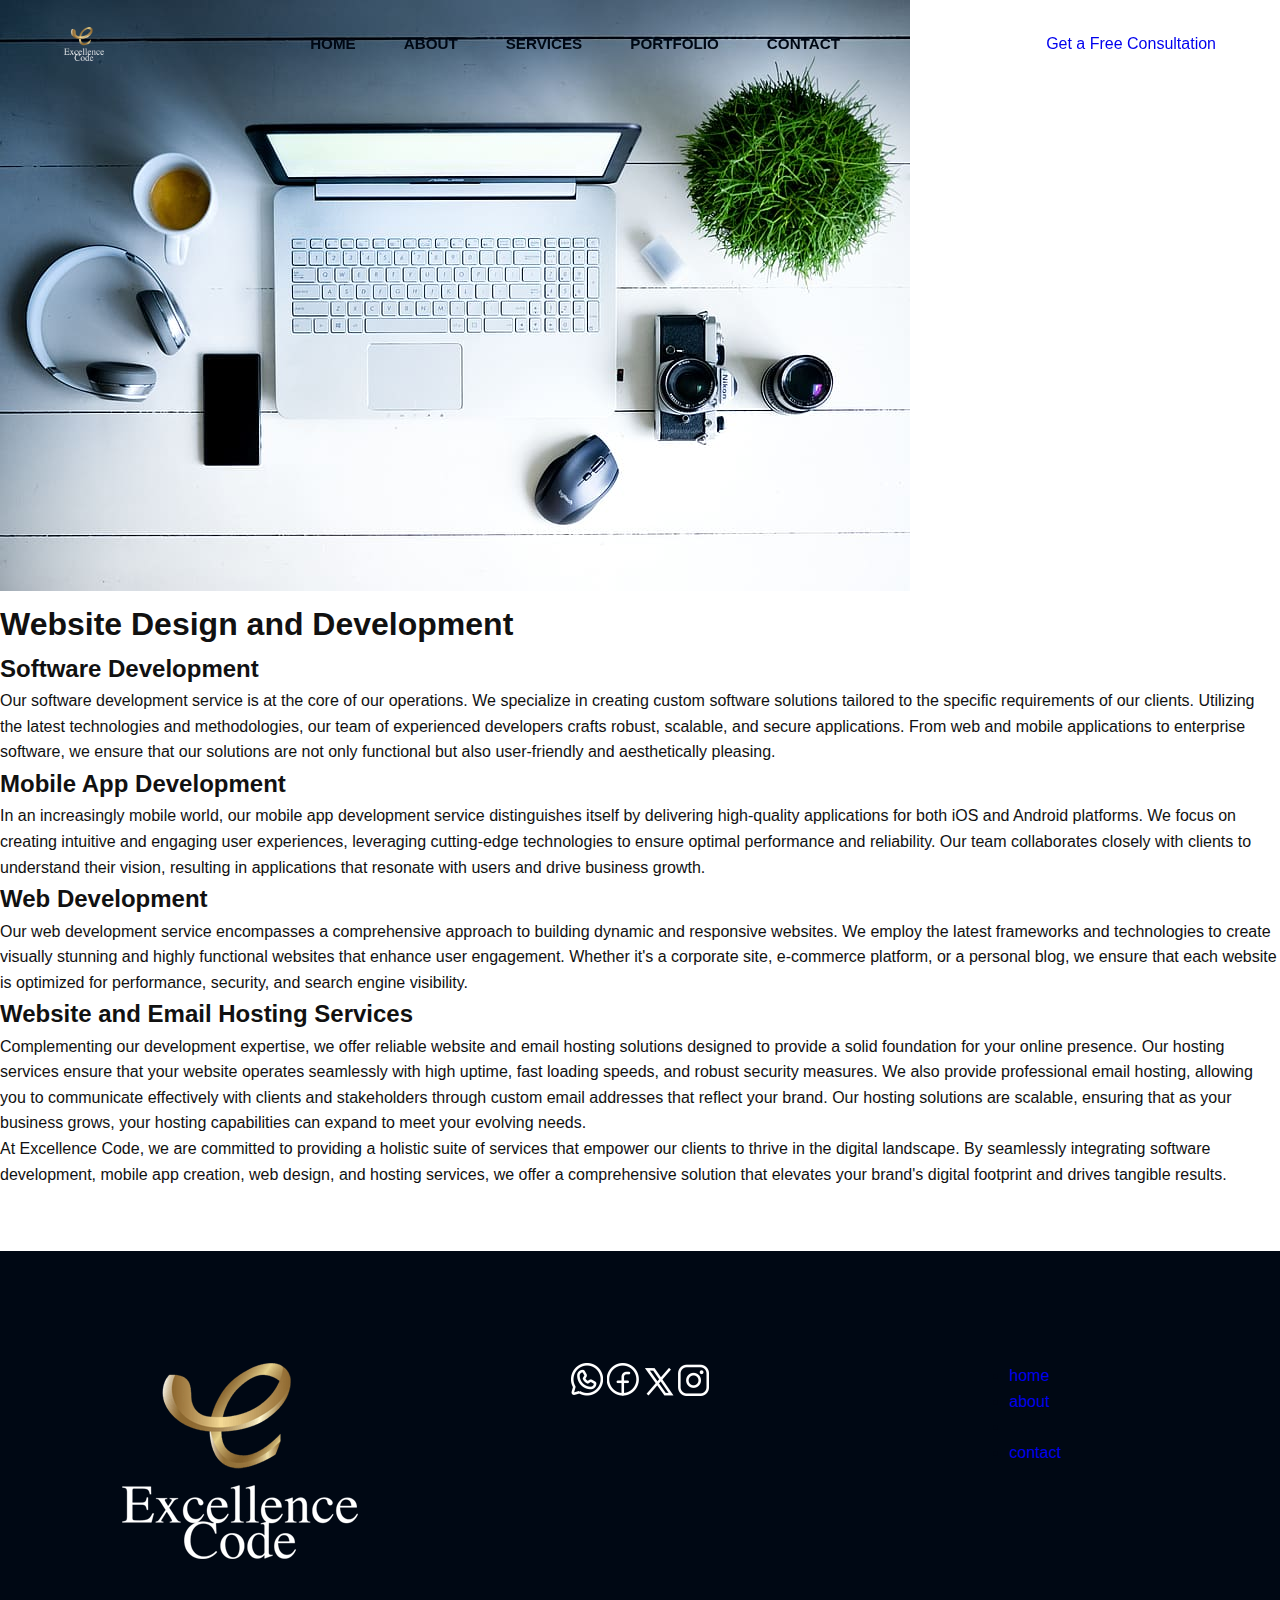
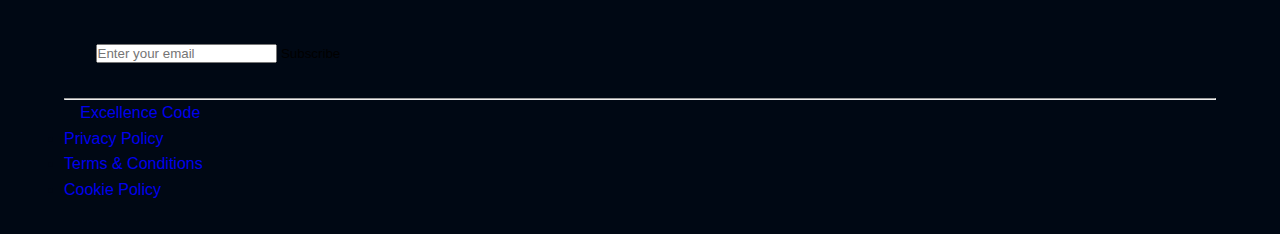
<file: website-design-and-development.html>
<!DOCTYPE html>
<html lang="en">
  <head>
    <meta charset="UTF-8" />
    <meta name="viewport" content="width=device-width, initial-scale=1" />
    <title>Excellence Code</title>
    <link rel="stylesheet" href="./style/main.css" />
  </head>
  <body>
    <!-- Navbar -->
    <nav class="navbar">
      <div class="navbar-container">
        <a href="/" class="logo-link">
          <img src="./assets/logo.png" alt="Company Logo" />
        </a>

        <ul class="nav-links">
          <li><a href="#hero">Home</a></li>
          <li><a href="#about">About</a></li>
          <li class="dropdown">
            <span
              class="dropbtn"
              aria-expanded="false"
              aria-controls="servicesSubmenu"
              id="servicesBtn"
              >Services</span
            >
            <ul class="dropdown-content">
              <li>
                <a href="website-design-and-development.html"
                  >Website Design and Development</a
                >
              </li>
              <li><a href="#creative-design">Creative Design Services</a></li>
              <li>
                <a href="#digital-marketing"
                  >Digital Marketing and Social Media Management</a
                >
              </li>
              <li>
                <a href="#events-organising"
                  >Events and Conferences Organising</a
                >
              </li>
              <li>
                <a href="#analytics">Analytics and Performance Optimization</a>
              </li>
              <li><a href="#email-hosting">Email & Hosting Services</a></li>
            </ul>
          </li>
          <li><a href="#portfolio">Portfolio</a></li>
          <li><a href="#contact">Contact</a></li>
        </ul>

        <div class="nav-controls">
          <a href="#" class="consult-btn">Get a Free Consultation</a>
          <button class="menu-toggle" id="menuToggle" aria-label="Toggle menu">
            <img src="./assets/bars.png" alt="meanu icon" class="icon-menu" />
          </button>
        </div>
      </div>
    </nav>
    <main role="main" >
      <!-- Banner Section -->
      <div class="design-container">
        <img src="./assets/banner/banner1.jpg" alt="banner image" class="img-banner" />
        <div class="website-design-banner">
          <h1>Website Design and Development</h1>
        </div>
      </div>

      <section>
        <h2>Software Development</h2>
        <p>
          Our software development service is at the core of our operations. We
          specialize in creating custom software solutions tailored to the
          specific requirements of our clients. Utilizing the latest
          technologies and methodologies, our team of experienced developers
          crafts robust, scalable, and secure applications. From web and mobile
          applications to enterprise software, we ensure that our solutions are
          not only functional but also user-friendly and aesthetically pleasing.
        </p>
      </section>

      <section>
        <h2>Mobile App Development</h2>
        <p>
          In an increasingly mobile world, our mobile app development service
          distinguishes itself by delivering high-quality applications for both
          iOS and Android platforms. We focus on creating intuitive and engaging
          user experiences, leveraging cutting-edge technologies to ensure
          optimal performance and reliability. Our team collaborates closely
          with clients to understand their vision, resulting in applications
          that resonate with users and drive business growth.
        </p>
      </section>

      <section>
        <h2>Web Development</h2>
        <p>
          Our web development service encompasses a comprehensive approach to
          building dynamic and responsive websites. We employ the latest
          frameworks and technologies to create visually stunning and highly
          functional websites that enhance user engagement. Whether it's a
          corporate site, e-commerce platform, or a personal blog, we ensure
          that each website is optimized for performance, security, and search
          engine visibility.
        </p>
      </section>

      <section>
        <h2>Website and Email Hosting Services</h2>
        <p>
          Complementing our development expertise, we offer reliable website and
          email hosting solutions designed to provide a solid foundation for
          your online presence. Our hosting services ensure that your website
          operates seamlessly with high uptime, fast loading speeds, and robust
          security measures. We also provide professional email hosting,
          allowing you to communicate effectively with clients and stakeholders
          through custom email addresses that reflect your brand. Our hosting
          solutions are scalable, ensuring that as your business grows, your
          hosting capabilities can expand to meet your evolving needs.
        </p>
      </section>

      <section>
        <p>
          At Excellence Code, we are committed to providing a holistic suite of
          services that empower our clients to thrive in the digital landscape.
          By seamlessly integrating software development, mobile app creation,
          web design, and hosting services, we offer a comprehensive solution
          that elevates your brand's digital footprint and drives tangible
          results.
        </p>
      </section>
    </main>
    <!-- footer section -->
    <footer class="footer">
      <div class="footer-container">
        <div class="footer-top">
          <!-- Logo -->
          <a href="/" class="footer-logo">
            <img src="./assets/logo.png" alt="Company Logo" />
          </a>

          <!-- Social Icons -->
          <div
            class="social-icons"
            role="navigation"
            aria-label="Social media links"
          >
            <a
              href="https://wa.me/your-number"
              class="icon whatsapp"
              aria-label="WhatsApp"
              target="_blank"
              rel="noopener noreferrer"
            >
              <img src="./assets/socialIcon/whatsapp.png" alt="WhatsApp icon" />
            </a>
            <a
              href="https://facebook.com/yourprofile"
              class="icon facebook"
              aria-label="Facebook"
              target="_blank"
              rel="noopener noreferrer"
            >
              <img src="./assets/socialIcon/facebook.png" alt="Facebook icon" />
            </a>
            <a
              href="https://twitter.com/yourprofile"
              class="icon twitter"
              aria-label="Twitter"
              target="_blank"
              rel="noopener noreferrer"
            >
              <img src="./assets/socialIcon/x.png" alt="Twitter icon" />
            </a>
            <a
              href="https://instagram.com/yourprofile"
              class="icon instagram"
              aria-label="Instagram"
              target="_blank"
              rel="noopener noreferrer"
            >
              <img
                src="./assets/socialIcon/instagram.png"
                alt="Instagram icon"
              />
            </a>
          </div>

          <!-- Nav Links -->
          <ul class="footer-links">
            <li><a href="#hero">home</a></li>
            <li><a href="#about">about</a></li>
            <li class="dropdown">
              <span
                class="dropbtn"
                aria-expanded="false"
                aria-controls="servicesSubmenu"
                id="servicesBtn"
                >Services</span
              >
              <!-- <ul class="dropdown-content">
              <li>
                <a href="#website-design">Website Design and Development</a>
              </li>
              <li><a href="#creative-design">Creative Design Services</a></li>
              <li>
                <a href="#digital-marketing"
                  >Digital Marketing and Social Media Management</a
                >
              </li>
              <li>
                <a href="#events-organising"
                  >Events and Conferences Organising</a
                >
              </li>
              <li>
                <a href="#analytics">Analytics and Performance Optimization</a>
              </li>
              <li><a href="#email-hosting">Email & Hosting Services</a></li>
            </ul> -->
            </li>
            <li><a href="#contact">contact</a></li>
          </ul>

          <!-- Newsletter Signup -->
          <div class="newsletter">
            <h4>Stay Updated with Our Latest Insights</h4>
            <form action="#" method="post" class="newsletter-form">
              <input
                type="email"
                name="email"
                placeholder="Enter your email"
                required
              />
              <button type="submit">Subscribe</button>
            </form>
          </div>
        </div>

        <hr class="footer-divider" />

        <div class="footer-bottom">
          <div class="footer-hidden"></div>
          <!-- Copyright -->
          <p class="footer-copy">
            © <span id="currentYear"></span>
            <a href="#home">Excellence Code</a>. All Rights Reserved.
          </p>
          <!-- Legal Links -->

          <div class="footer-legal">
            <ul class="legal-links">
              <li><a href="/privacy-policy.html">Privacy Policy</a></li>
              <li>
                <a href="/terms-and-conditions.html">Terms & Conditions</a>
              </li>
              <li><a href="/cookie-policy.html">Cookie Policy</a></li>
            </ul>
          </div>
        </div>
      </div>
    </footer>
  </body>
</html>
</file>
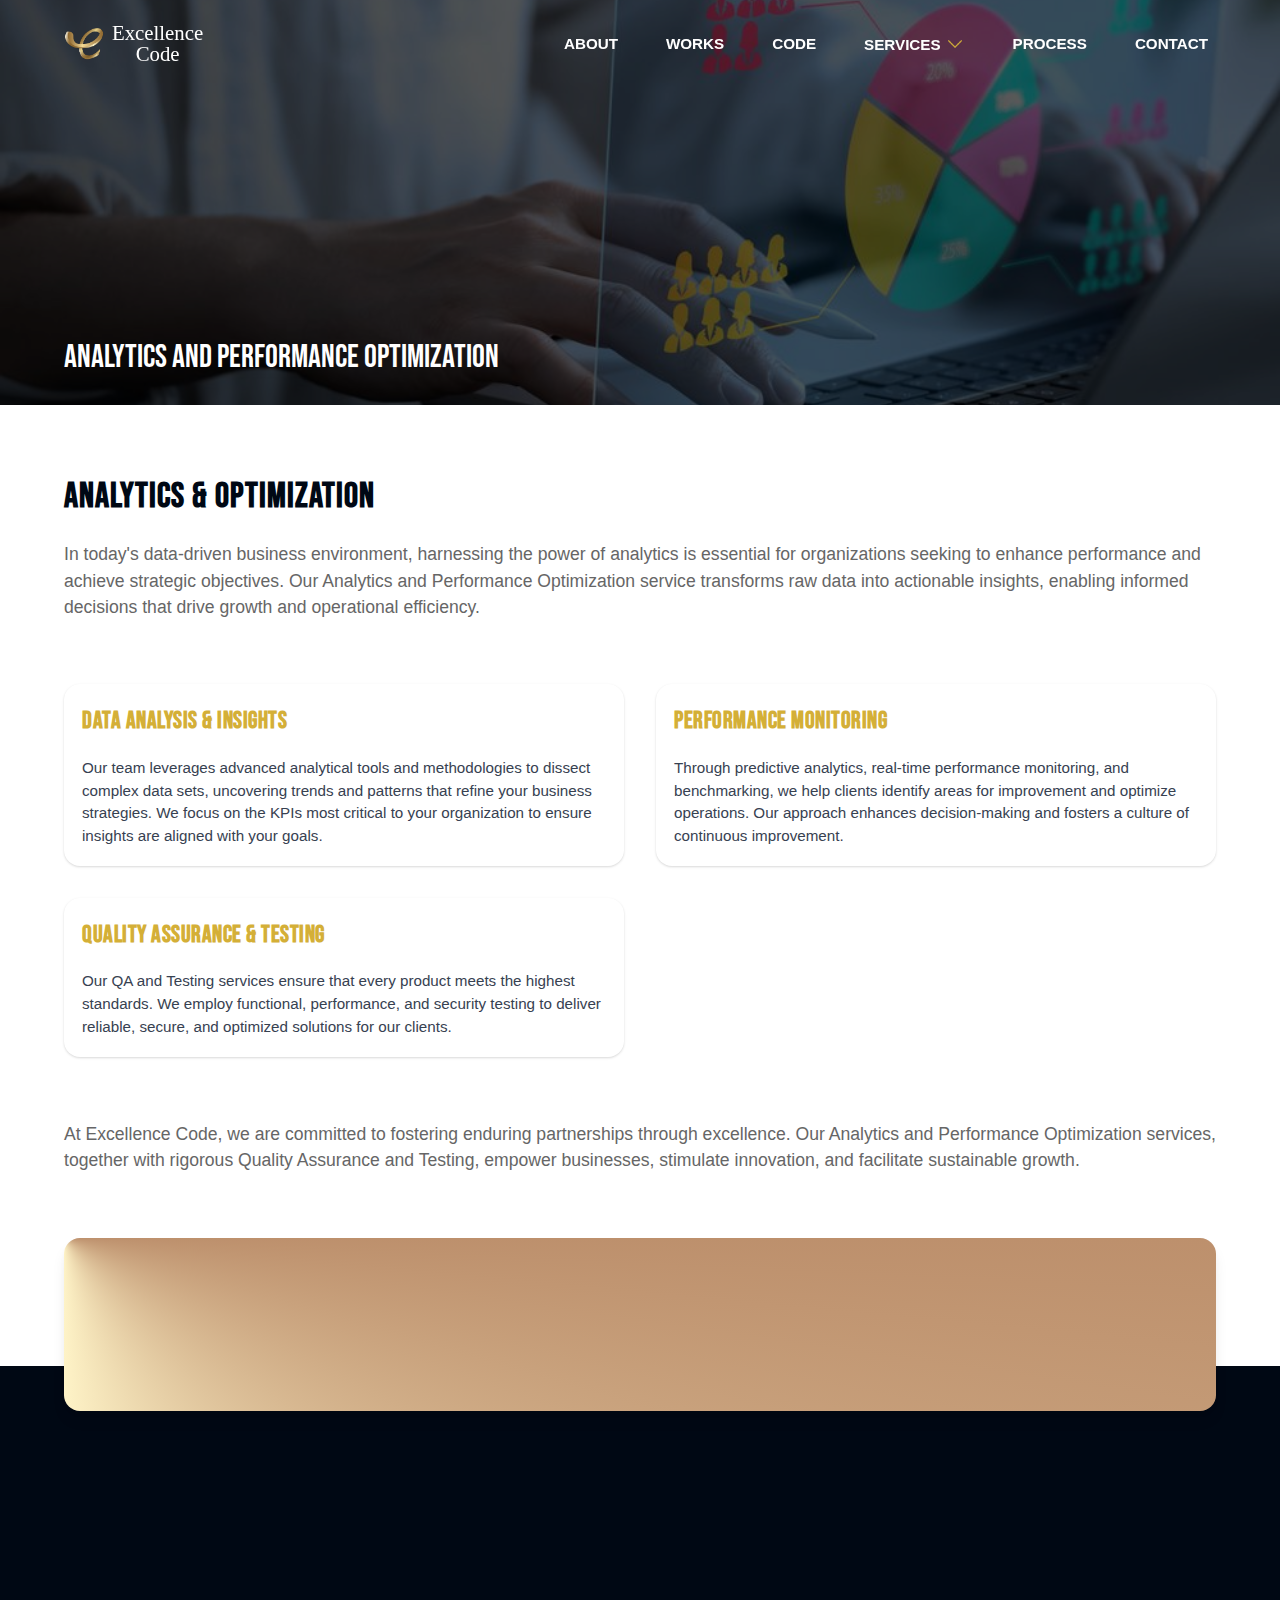
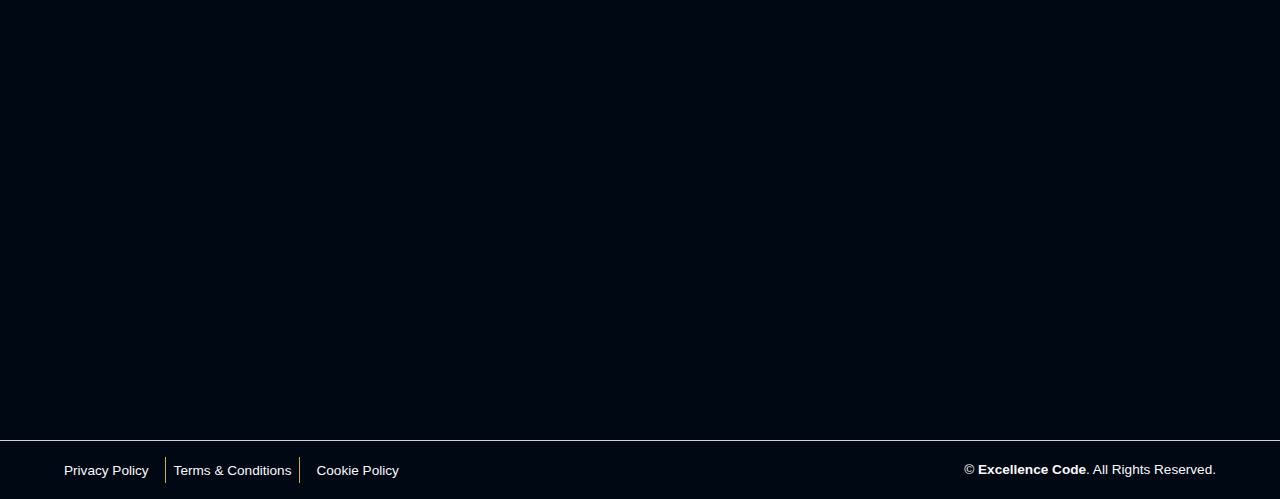
<file: services/analytics.html>
<!DOCTYPE html>
<html lang="en">
  <head>
    <meta charset="UTF-8" />
    <meta name="viewport" content="width=device-width, initial-scale=1" />
    <title>Analytics and Performance| Excellence Code</title>
    <link rel="stylesheet" href="../style/main.css" />

    <!-- favicon  -->
    <link rel="icon" href="../assets/favicon.ico" type="image/x-icon" />

    <!-- aos animate  -->
    <link href="https://unpkg.com/aos@2.3.1/dist/aos.css" rel="stylesheet" />
  </head>
  <body>
    <!-- scroll top button  -->
    <button id="scrollTopBtn" class="scroll-top-btn" aria-label="Scroll to top">
      <img src="../assets/arrow.png" alt="scroll button" class="scroll-btn" />
    </button>

    <!-- Navbar -->
    <nav class="navbar1">
      <div class="navbar-container">
        <a href="/" class="logo-link">
          <img src="../assets/logo-black.png" alt="Company Logo" />
          <span class="logo_text"
            >Excellence <br />
            Code</span
          >
        </a>

        <div class="nav-controls">
          <ul class="nav-links" id="navLinks">
            <li><a href="#about">About</a></li>
            <li><a href="#work">Works</a></li>
            <li><a href="#code">Code</a></li>

            <li class="dropdown">
              <button
                class="dropbtn"
                aria-expanded="false"
                aria-controls="servicesSubmenu"
                id="servicesBtn"
              >
                Services
                <img
                  src="../assets/down-arrow.png"
                  alt="dropdown Icon"
                  class="dropdown-arrow"
                />
              </button>
              <ul class="dropdown-content" id="servicesSubmenu">
                <li>
                  <a href="../services/website-design-and-development.html"
                    >Website Design & Development</a
                  >
                </li>
                <li>
                  <a href="../services/creative-design-service.html"
                    >Creative Design Services</a
                  >
                </li>
                <li>
                  <a href="../services/digital-marketing.html"
                    >Digital Marketing & Social Media</a
                  >
                </li>
                <li>
                  <a href="../services/events-organising.html"
                    >Events & Conferences</a
                  >
                </li>
                <li>
                  <a href="../services/analytics.html"
                    >Analytics & Optimization</a
                  >
                </li>
                <li>
                  <a href="../services/email-hosting.html"
                    >Email & Hosting Services</a
                  >
                </li>
              </ul>
            </li>

            <li><a href="../process.html">Process</a></li>
            <li>
              <a href="#contact"> Contact </a>
            </li>
          </ul>

          <!-- Mobile menu button -->
          <button class="menu-toggle" id="menuToggle" aria-label="Toggle menu">
            <img src="../assets/bars.png" alt="menu icon" class="icon-menu" />
          </button>
        </div>
      </div>
    </nav>

    <!-- Mobile Menu -->
    <div
      class="menu-model"
      id="mobileMenu"
      role="dialog"
      aria-modal="true"
      aria-label="Mobile Navigation"
    >
      <nav class="mobile-menu" aria-label="Mobile menu">
        <!-- Header -->
        <div class="menu-header">
          <a href="/" class="logo-link" aria-label="Homepage">
            <img src="../assets/logo-black.png" alt="Company Logo" />
          </a>
          <button class="close-btn" id="closeMenu" aria-label="Close menu">
            <img
              src="../assets/close.png"
              alt="Close Menu Icon"
              class="close-icon"
            />
          </button>
        </div>

        <!-- Menu Content -->
        <div class="menu-content">
          <ul class="nav-menu">
            <li>
              <a href="#hero">
                <img
                  src="../assets/menuIcon/home.png"
                  alt="Home Icon"
                  class="menu-icon"
                />
                Home
              </a>
            </li>
            <li>
              <a href="#about">
                <img
                  src="../assets/menuIcon/about.png"
                  alt="About Icon"
                  class="menu-icon"
                />
                About
              </a>
            </li>
            <li>
              <a href="#work">
                <img
                  src="../assets/menuIcon/work.png"
                  alt="Work Icon"
                  class="menu-icon"
                />
                Work
              </a>
            </li>
            <li>
              <a href="#code">
                <img
                  src="../assets/menuIcon/code.png"
                  alt="Code Icon"
                  class="menu-icon"
                />
                Code
              </a>
            </li>

            <!-- Accordion -->
            <li class="accordion-item">
              <button
                class="dropbtn"
                aria-expanded="false"
                aria-controls="servicesSubmenu"
                id="servicesBtn"
              >
                <span class="menu-down">
                  <img
                    src="../assets/menuIcon/service.png"
                    alt="Services Icon"
                    class="menu-icon service-icon"
                  />
                  Services
                </span>
                <img
                  src="../assets/menuIcon/down.png"
                  alt="Dropdown Arrow Icon"
                  class="menu-icon dropdown-arrow"
                />
              </button>

              <ul class="dropdown-menu-content" id="servicesSubmenu" hidden>
                <li>
                  <a href="../services/website-design-and-development.html">
                    <img
                      src="../assets/down-arrow.png"
                      alt="arrow logo"
                      class="arrow-logo"
                    />
                    Website Design & Development
                  </a>
                </li>
                <li>
                  <a href="../services/creative-design-service.html">
                    <img
                      src="../assets/down-arrow.png"
                      alt="arrow logo"
                      class="arrow-logo"
                    />
                    Creative Design Services
                  </a>
                </li>
                <li>
                  <a href="../services/digital-marketing.html">
                    <img
                      src="../assets/down-arrow.png"
                      alt="arrow logo"
                      class="arrow-logo"
                    />
                    Digital Marketing & Social Media
                  </a>
                </li>
                <li>
                  <a href="../services/events-organising.html">
                    <img
                      src="../assets/down-arrow.png"
                      alt="arrow logo"
                      class="arrow-logo"
                    />
                    Events & Conferences
                  </a>
                </li>
                <li>
                  <a href="../services/analytics.html">
                    <img
                      src="../assets/down-arrow.png"
                      alt="arrow logo"
                      class="arrow-logo"
                    />
                    Analytics & Optimization
                  </a>
                </li>
                <li>
                  <a href="../services/email-hosting.html">
                    <img
                      src="../assets/down-arrow.png"
                      alt="arrow logo"
                      class="arrow-logo"
                    />
                    Email & Hosting Services
                  </a>
                </li>
              </ul>
            </li>

            <li>
              <a href="../process.html">
                <img
                  src="../assets/menuIcon/process.png"
                  alt="Process Icon"
                  class="menu-icon"
                />
                Process
              </a>
            </li>
             <li>
                <a href="#contact">
                  <img
                    src="../assets/menuIcon/contact.png"
                    alt="arrow logo"
                    class="arrow-logo"
                  />
                  Contact
                </a>
              </li>
          </ul>

          <!-- Social Icons -->
          <div class="social-container">
            <h1 class="social-content">follow us</h1>
            <div
              class="social-icons"
              role="navigation"
              aria-label="Social media"
            >
              <a
                href="https://wa.me/your-number"
                class="whatsapp"
                aria-label="WhatsApp"
              >
                <img
                  src="../assets/socialIcon/whatsapp.png"
                  alt="WhatsApp Icon"
                />
              </a>
              <a
                href="https://facebook.com/yourprofile"
                class="facebook"
                aria-label="Facebook"
              >
                <img
                  src="../assets/socialIcon/facebook.png"
                  alt="Facebook Icon"
                />
              </a>
              <a
                href="https://twitter.com/yourprofile"
                class="twitter"
                aria-label="Twitter"
              >
                <img src="../assets/socialIcon/x.png" alt="Twitter (X) Icon" />
              </a>
              <a
                href="https://instagram.com/yourprofile"
                class="instagram"
                aria-label="Instagram"
              >
                <img
                  src="../assets/socialIcon/instagram.png"
                  alt="Instagram Icon"
                />
              </a>
            </div>
          </div>
        </div>
      </nav>
    </div>

    <!-- Banner Section -->
    <div class="banner4__section">
      <div class="banner4__container">
        <h1 class="banner4__text">Analytics and Performance Optimization</h1>
      </div>
    </div>

    <section class="section-analytics">
      <!-- Header -->
      <div class="section-analytics__header">
        <h2 class="section-analytics__title">Analytics & Optimization</h2>
        <p class="section-analytics__subtitle">
          In today's data-driven business environment, harnessing the power of
          analytics is essential for organizations seeking to enhance
          performance and achieve strategic objectives. Our Analytics and
          Performance Optimization service transforms raw data into actionable
          insights, enabling informed decisions that drive growth and
          operational efficiency.
        </p>
      </div>

      <!-- Core Cards -->
      <div class="section-analytics__core">
        <div class="analytics-card">
          <h3 class="analytics-card__title">Data Analysis & Insights</h3>
          <p class="analytics-card__text">
            Our team leverages advanced analytical tools and methodologies to
            dissect complex data sets, uncovering trends and patterns that
            refine your business strategies. We focus on the KPIs most critical
            to your organization to ensure insights are aligned with your goals.
          </p>
        </div>

        <div class="analytics-card">
          <h3 class="analytics-card__title">Performance Monitoring</h3>
          <p class="analytics-card__text">
            Through predictive analytics, real-time performance monitoring, and
            benchmarking, we help clients identify areas for improvement and
            optimize operations. Our approach enhances decision-making and
            fosters a culture of continuous improvement.
          </p>
        </div>

        <div class="analytics-card">
          <h3 class="analytics-card__title">Quality Assurance & Testing</h3>
          <p class="analytics-card__text">
            Our QA and Testing services ensure that every product meets the
            highest standards. We employ functional, performance, and security
            testing to deliver reliable, secure, and optimized solutions for our
            clients.
          </p>
        </div>
      </div>

      <!-- Footer Note -->
      <div class="section-analytics__footer">
        <p class="section-analytics__note">
          At Excellence Code, we are committed to fostering enduring
          partnerships through excellence. Our Analytics and Performance
          Optimization services, together with rigorous Quality Assurance and
          Testing, empower businesses, stimulate innovation, and facilitate
          sustainable growth.
        </p>
      </div>
    </section>

    <!-- footer section -->
    <footer class="footer">
      <div class="footer-container">
        <!-- Newsletter Section -->
        <section class="newsletter-section">
          <div class="newsletter-container">
            <div class="newsletter-text" data-aos="flip-left">
              <h1>SUBSCRIBE TO OUR NEWSLETTER!</h1>
              <p>Get notified about news, webinars, & more</p>
            </div>
            <form
              data-aos="slide-left"
              class="newsletter-form"
              action="#"
              method="post"
            >
              <div class="input-wrapper">
                <!-- <span class="icon">
                  <img src="../assets/contactIcon/email.png" alt="Email icon" />
                </span> -->
                <input
                  type="email"
                  name="email"
                  data-aos="zoom-in"
                  placeholder="Your email address"
                  required
                />
              </div>
              <button type="submit" data-aos="zoom-in">Subscribe</button>
            </form>
          </div>
        </section>

        <div class="footer-top">
          <!-- Company Info -->
          <div class="footer-company">
            <div data-aos="flip-right" class="company-brand">
              <a href="/" class="footer-company__logo">
                <img src="../assets/logo-black.png" alt="Company Logo" />
                <span class="logo_text"
                  >Excellence <br />
                  Code</span
                >
              </a>
            </div>
            <p class="footer-company__text" data-aos="zoom-in-up">
              We deliver custom software, web, and mobile solutions that are
              efficient, scalable, and tailored to help your business grow.
            </p>

            <!-- Social Media -->
            <div class="footer-section">
              <ul class="footer-social" data-aos="zoom-in-up">
                <li>
                  <a
                    href="https://wa.me/your-number"
                    target="_blank"
                    rel="noopener noreferrer"
                  >
                    <img
                      class="social-icon"
                      src="../assets/socialIcon/whatsapp.png"
                      alt="WhatsApp"
                    />
                  </a>
                </li>
                <li>
                  <a
                    href="https://facebook.com/yourprofile"
                    target="_blank"
                    rel="noopener noreferrer"
                  >
                    <img
                      class="social-icon"
                      src="../assets/socialIcon/facebook.png"
                      alt="Facebook"
                    />
                  </a>
                </li>
                <li>
                  <a
                    href="https://twitter.com/yourprofile"
                    target="_blank"
                    rel="noopener noreferrer"
                  >
                    <img
                      class="social-icon"
                      src="../assets/socialIcon/x.png"
                      alt="Twitter"
                    />
                  </a>
                </li>
                <li>
                  <a
                    href="https://instagram.com/yourprofile"
                    target="_blank"
                    rel="noopener noreferrer"
                  >
                    <img
                      class="social-icon"
                      src="../assets/socialIcon/instagram.png"
                      alt="Instagram"
                    />
                  </a>
                </li>
              </ul>
            </div>
          </div>

          <!-- Footer Links -->
          <div class="footer-section" id="footer">
            <h3 class="footer-section__title" data-aos="flip-right">
              Quick Links
            </h3>
            <ul class="footer-links" data-aos="zoom-in-up">
              <li>
                <a href="#about">
                  <img
                    src="../assets/down-arrow.png"
                    alt="arrow logo"
                    class="arrow-logo"
                  />
                  About
                </a>
              </li>
              <li>
                <a href="#work">
                  <img
                    src="../assets/down-arrow.png"
                    alt="arrow logo"
                    class="arrow-logo"
                  />
                  Works
                </a>
              </li>
              <li>
                <a href="#code">
                  <img
                    src="../assets/down-arrow.png"
                    alt="arrow logo"
                    class="arrow-logo"
                  />
                  Code
                </a>
              </li>
              <li>
                <a href="#about">
                  <img
                    src="../assets/down-arrow.png"
                    alt="arrow logo"
                    class="arrow-logo"
                  />
                  Service
                </a>
              </li>
              <li>
                <a href="../process.html">
                  <img
                    src="../assets/down-arrow.png"
                    alt="arrow logo"
                    class="arrow-logo"
                  />
                  Process
                </a>
              </li>
               <li>
                <a href="#contact">
                  <img
                    src="../assets/down-arrow.png"
                    alt="arrow logo"
                    class="arrow-logo"
                  />
                  Contact
                </a>
              </li>
            </ul>
          </div>

          <!-- 🔔 Services Section -->
          <div class="footer-section">
            <h3 class="footer-section__title" data-aos="flip-right">
              Services
            </h3>
            <ul class="footer-links" data-aos="zoom-in-up">
              <li>
                <a href="../services/website-design-and-development.html">
                  <img
                    src="../assets/down-arrow.png"
                    alt="arrow logo"
                    class="arrow-logo"
                  />
                  Website Design & Development
                </a>
              </li>
              <li>
                <a href="../services/creative-design-service.html">
                  <img
                    src="../assets/down-arrow.png"
                    alt="arrow logo"
                    class="arrow-logo"
                  />
                  Creative Design Services
                </a>
              </li>
              <li>
                <a href="../services/digital-marketing.html">
                  <img
                    src="../assets/down-arrow.png"
                    alt="arrow logo"
                    class="arrow-logo"
                  />
                  Digital Marketing & Social Media
                </a>
              </li>
              <li>
                <a href="../services/events-organising.html">
                  <img
                    src="../assets/down-arrow.png"
                    alt="arrow logo"
                    class="arrow-logo"
                  />
                  Events & Conferences
                </a>
              </li>
              <li>
                <a href="../services/analytics.html">
                  <img
                    src="../assets/down-arrow.png"
                    alt="arrow logo"
                    class="arrow-logo"
                  />
                  Analytics & Optimization
                </a>
              </li>
              <li>
                <a href="../services/email-hosting.html">
                  <img
                    src="../assets/down-arrow.png"
                    alt="arrow logo"
                    class="arrow-logo"
                  />
                  Email & Hosting Services
                </a>
              </li>
            </ul>
          </div>

          <!-- 🔔 contact Section -->
          <div class="footer-section info">
            <div class="footer-section">
              <h3 class="footer-section__title" data-aos="flip-right">
                Information
              </h3>

              <ul data-aos="zoom-in-up" class="footer-links contact-info">
                <li>
                  <a href="tel:+971552440610">
                    <img
                      src="../assets/contactIcon/mobile.png"
                      alt="Phone icon"
                    />
                    <span>+971-552440610</span>
                  </a>
                </li>
                <li>
                  <a href="mailto:info@excellencecode.com">
                    <img
                      src="../assets/contactIcon/email.png"
                      alt="Email icon"
                    />
                    <span>info@excellencecode.com</span>
                  </a>
                </li>
                <li>
                  <a
                    href="https://goo.gl/maps/your-location"
                    target="_blank"
                    rel="noopener noreferrer"
                  >
                    <img
                      src="../assets/contactIcon/location-pin.png"
                      alt="Location icon"
                    />
                    <span>
                      706, Sobha Ivory 2, Alama'al Street, Business Bay, Dubai,
                      UAE
                    </span>
                  </a>
                </li>
              </ul>
            </div>
            <!-- 🔔 Opening Hours -->
            <div class="opening-hours" data-aos="zoom-in-up">
              <h4 class="footer-subtitle">Opening Hours</h4>
              <ul class="footer-links">
                <li><span>Monday – Saturday:</span> 8:30 AM – 5:00 PM</li>
                <li><span>Sunday:</span> Closed</li>
              </ul>
            </div>
          </div>
        </div>
      </div>

      <div class="footer-bottom-container">
        <div class="footer-bottom">
          <!-- Legal Links -->

          <div class="footer-legal">
            <ul class="legal-links">
              <li><a href="/privacy-policy.html">Privacy Policy</a></li>
              <li>
                <a href="/terms-and-conditions.html">Terms & Conditions</a>
              </li>
              <li><a href="/cookie-policy.html">Cookie Policy</a></li>
            </ul>
          </div>
          <!-- Copyright -->
          <p class="footer-copy">
            © <span id="currentYear"></span> <a href="/">Excellence Code</a>.
            All Rights Reserved.
          </p>
        </div>
      </div>
    </footer>

    <script type="module" src="../js/main.js"></script>
    <script src="https://unpkg.com/aos@2.3.1/dist/aos.js"></script>

    <!-- MyLiveChat Integration -->
    <script type="text/javascript">
      function add_chatinline() {
        var hccid = 41780128;
        var nt = document.createElement("script");
        nt.async = true;
        nt.src = "https://mylivechat.com/chatinline.aspx?hccid=" + hccid;
        var ct = document.getElementsByTagName("script")[0];
        ct.parentNode.insertBefore(nt, ct);
      }
      add_chatinline();
    </script>
  </body>
</html>
</file>
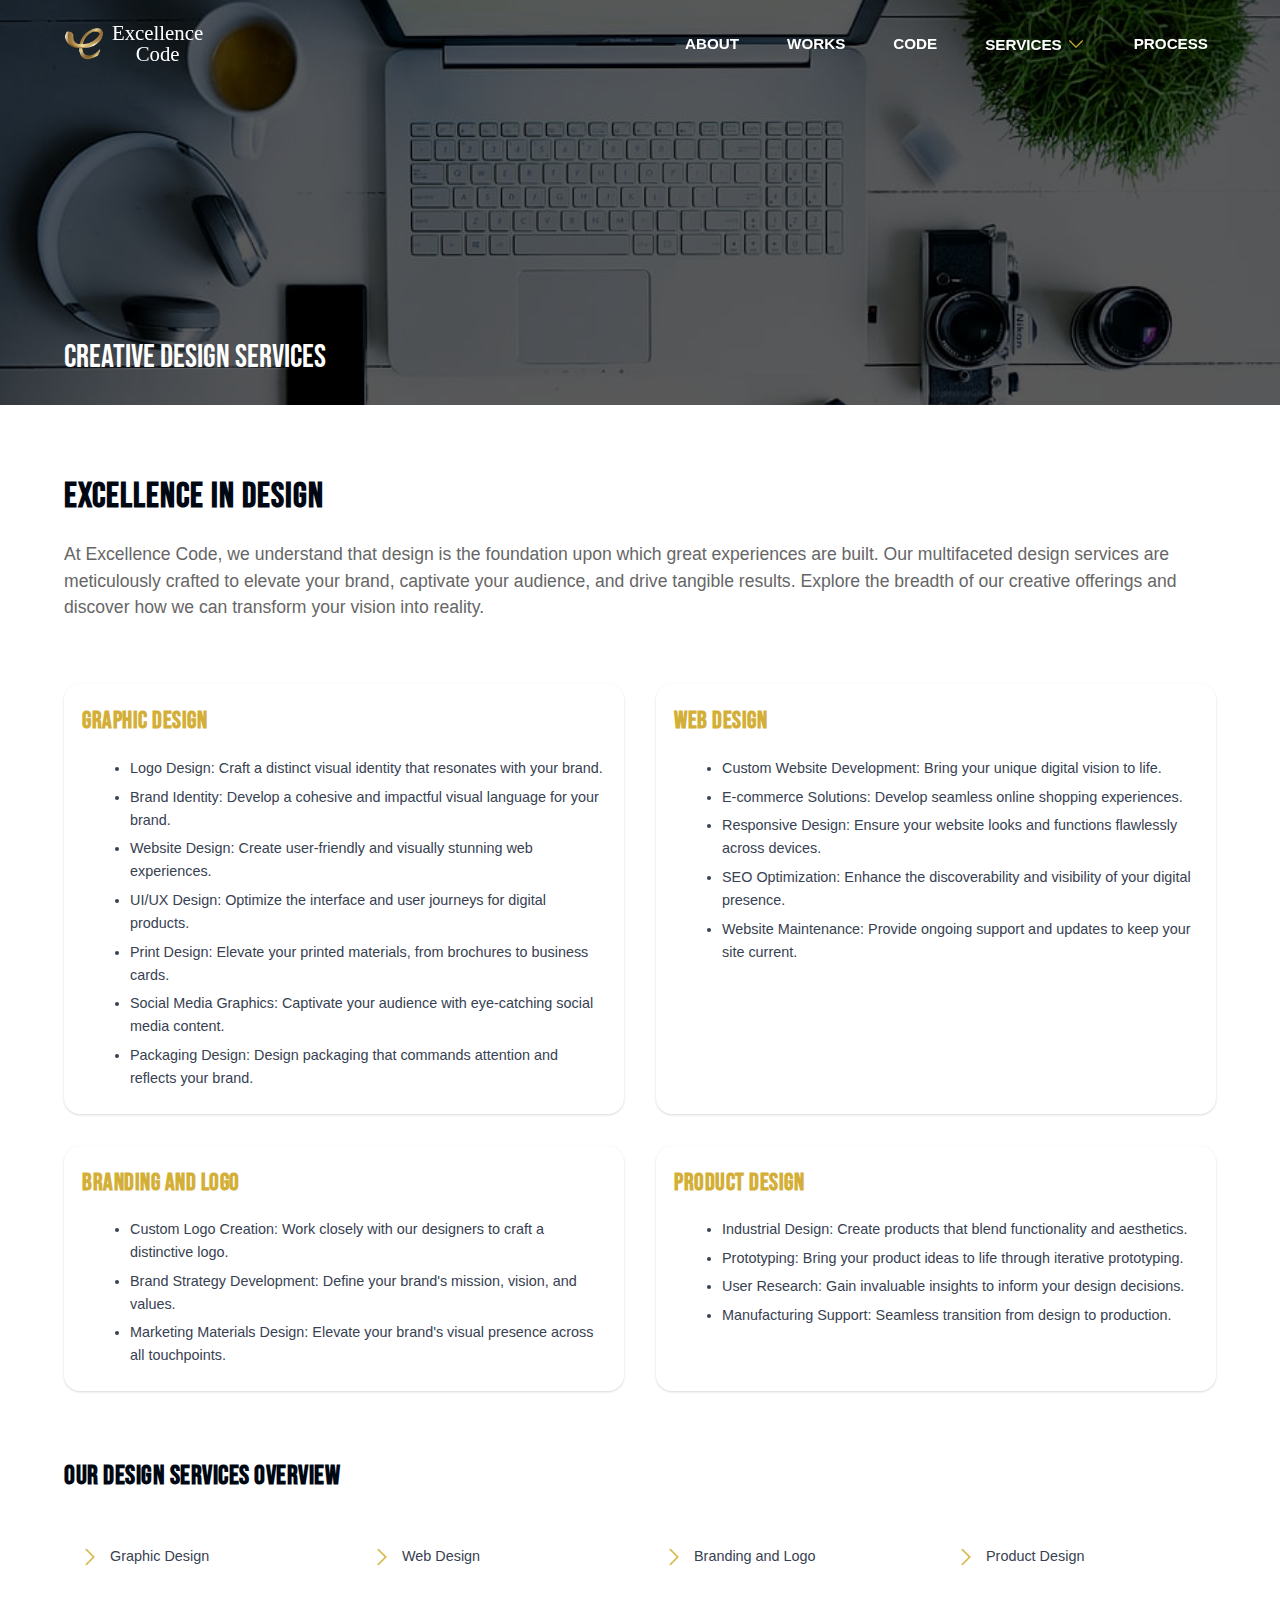
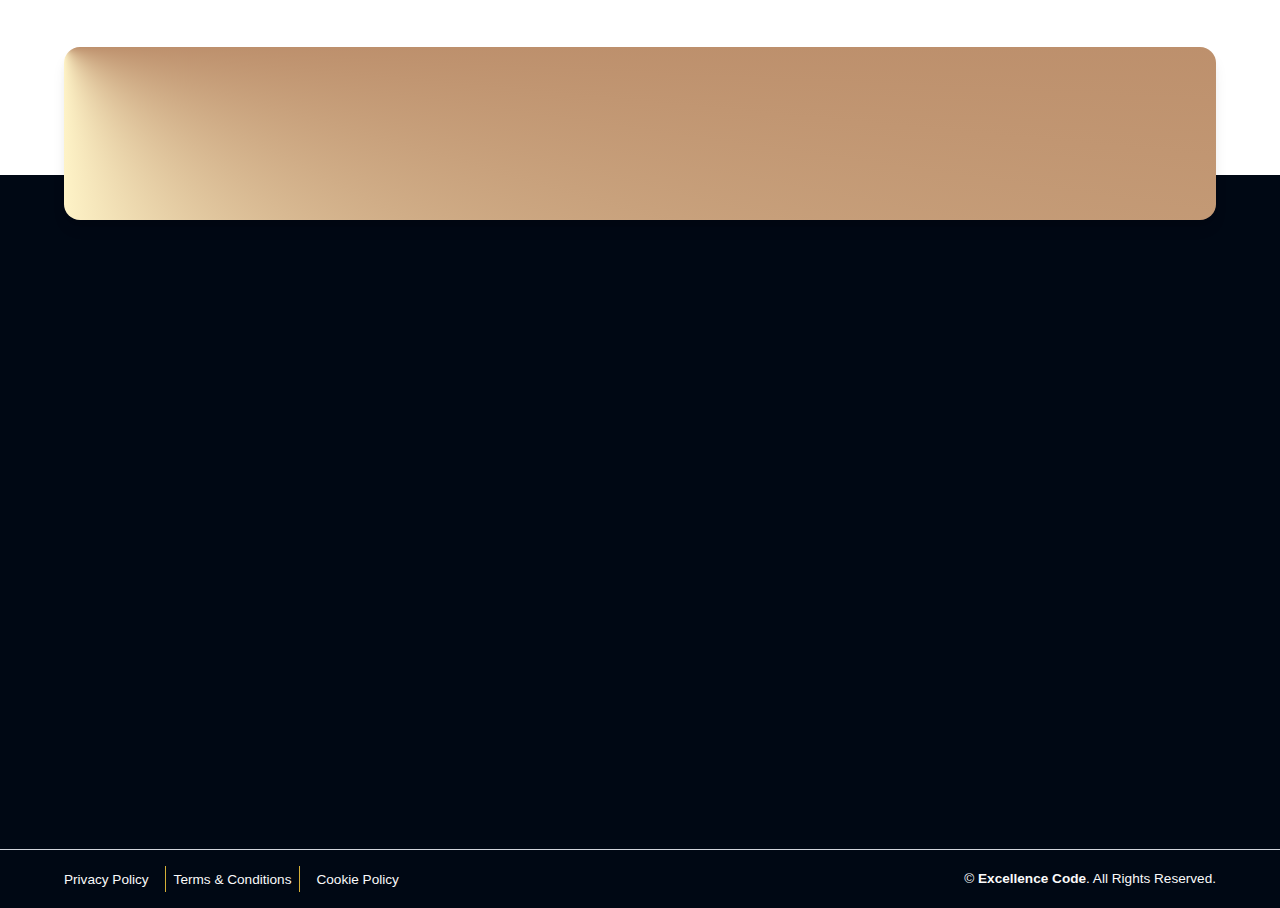
<file: services/creative-design-service.html>
<!DOCTYPE html>
<html lang="en">
  <head>
    <meta charset="UTF-8" />
    <meta name="viewport" content="width=device-width, initial-scale=1" />
    <title>Designing Services | Excellence Code</title>
    <link rel="stylesheet" href="../style/main.css" />

    <!-- favicon  -->
    <link rel="icon" href="../assets/favicon.ico" type="image/x-icon" />

    <!-- aos animate  -->
    <link href="https://unpkg.com/aos@2.3.1/dist/aos.css" rel="stylesheet" />
  </head>
  <body>
    <!-- scroll top button  -->
    <button id="scrollTopBtn" class="scroll-top-btn" aria-label="Scroll to top">
      <img src="../assets/arrow.png" alt="scroll button" class="scroll-btn" />
    </button>

  <!-- Navbar -->
    <nav class="navbar1">
      <div class="navbar-container">
        <a href="/" class="logo-link">
          <img src="../assets/logo-black.png" alt="Company Logo" />
          <span class="logo_text"
            >Excellence <br />
            Code</span
          >
        </a>

        <div class="nav-controls">
          <ul class="nav-links" id="navLinks">
            <li><a href="#about">About</a></li>
            <li><a href="#work">Works</a></li>
            <li><a href="#code">Code</a></li>

            <li class="dropdown">
              <button
                class="dropbtn"
                aria-expanded="false"
                aria-controls="servicesSubmenu"
                id="servicesBtn"
              >
                Services
                <img
                  src="../assets/down-arrow.png"
                  alt="dropdown Icon"
                  class="dropdown-arrow"
                />
              </button>
              <ul class="dropdown-content" id="servicesSubmenu">
                <li>
                  <a href="../services/website-design-and-development.html"
                    >Website Design & Development</a
                  >
                </li>
                <li>
                  <a href="../services/creative-design-service.html"
                    >Creative Design Services</a
                  >
                </li>
                <li>
                  <a href="../services/digital-marketing.html"
                    >Digital Marketing & Social Media</a
                  >
                </li>
                <li>
                  <a href="../services/events-organising.html"
                    >Events & Conferences</a
                  >
                </li>
                <li>
                  <a href="../services/analytics.html"
                    >Analytics & Optimization</a
                  >
                </li>
                <li>
                  <a href="../services/email-hosting.html"
                    >Email & Hosting Services</a
                  >
                </li>
              </ul>
            </li>

            <li><a href="#process">Process</a></li>
          </ul>

          <!-- Mobile menu button -->
          <button class="menu-toggle" id="menuToggle" aria-label="Toggle menu">
            <img src="../assets/bars.png" alt="menu icon" class="icon-menu" />
          </button>
        </div>
      </div>
    </nav>

    <!-- Mobile Menu -->
    <div
      class="menu-model"
      id="mobileMenu"
      role="dialog"
      aria-modal="true"
      aria-label="Mobile Navigation"
    >
      <nav class="mobile-menu" aria-label="Mobile menu">
        <!-- Header -->
        <div class="menu-header">
          <a href="/" class="logo-link" aria-label="Homepage">
            <img src="../assets/logo-black.png" alt="Company Logo" />
          </a>
          <button class="close-btn" id="closeMenu" aria-label="Close menu">
            <img
              src="../assets/close.png"
              alt="Close Menu Icon"
              class="close-icon"
            />
          </button>
        </div>

        <!-- Menu Content -->
        <div class="menu-content">
          <ul class="nav-menu">
            <li>
              <a href="#hero">
                <img
                  src="../assets/menuIcon/home.png"
                  alt="Home Icon"
                  class="menu-icon"
                />
                Home
              </a>
            </li>
            <li>
              <a href="#about">
                <img
                  src="../assets/menuIcon/about.png"
                  alt="About Icon"
                  class="menu-icon"
                />
                About
              </a>
            </li>
            <li>
              <a href="#work">
                <img
                  src="../assets/menuIcon/work.png"
                  alt="Work Icon"
                  class="menu-icon"
                />
                Work
              </a>
            </li>
            <li>
              <a href="#code">
                <img
                  src="../assets/menuIcon/code.png"
                  alt="Code Icon"
                  class="menu-icon"
                />
                Code
              </a>
            </li>

            <!-- Accordion -->
            <li class="accordion-item">
              <button
                class="dropbtn"
                aria-expanded="false"
                aria-controls="servicesSubmenu"
                id="servicesBtn"
              >
                <span class="menu-down">
                  <img
                    src="../assets/menuIcon/service.png"
                    alt="Services Icon"
                    class="menu-icon service-icon"
                  />
                  Services
                </span>
                <img
                  src="../assets/menuIcon/down.png"
                  alt="Dropdown Arrow Icon"
                  class="menu-icon dropdown-arrow"
                />
              </button>

              <ul class="dropdown-menu-content" id="servicesSubmenu" hidden>
                <li>
                  <a href="../services/website-design-and-development.html">
                    <img
                      src="../assets/down-arrow.png"
                      alt="arrow logo"
                      class="arrow-logo"
                    />
                    Website Design & Development
                  </a>
                </li>
                <li>
                  <a href="../services/creative-design-service.html">
                    <img
                      src="../assets/down-arrow.png"
                      alt="arrow logo"
                      class="arrow-logo"
                    />
                    Creative Design Services
                  </a>
                </li>
                <li>
                  <a href="../services/digital-marketing.html">
                    <img
                      src="../assets/down-arrow.png"
                      alt="arrow logo"
                      class="arrow-logo"
                    />
                    Digital Marketing & Social Media
                  </a>
                </li>
                <li>
                  <a href="../services/events-organising.html">
                    <img
                      src="../assets/down-arrow.png"
                      alt="arrow logo"
                      class="arrow-logo"
                    />
                    Events & Conferences
                  </a>
                </li>
                <li>
                  <a href="../services/analytics.html">
                    <img
                      src="../assets/down-arrow.png"
                      alt="arrow logo"
                      class="arrow-logo"
                    />
                    Analytics & Optimization
                  </a>
                </li>
                <li>
                  <a href="../services/email-hosting.html">
                    <img
                      src="../assets/down-arrow.png"
                      alt="arrow logo"
                      class="arrow-logo"
                    />
                    Email & Hosting Services
                  </a>
                </li>
              </ul>
            </li>

            <li>
              <a href="#process">
                <img
                  src="../assets/menuIcon/process.png"
                  alt="Process Icon"
                  class="menu-icon"
                />
                Process
              </a>
            </li>
          </ul>

          <!-- Social Icons -->
          <div class="social-container">
            <h1 class="social-content">follow us</h1>
            <div
              class="social-icons"
              role="navigation"
              aria-label="Social media"
            >
              <a
                href="https://wa.me/your-number"
                class="whatsapp"
                aria-label="WhatsApp"
              >
                <img
                  src="../assets/socialIcon/whatsapp.png"
                  alt="WhatsApp Icon"
                />
              </a>
              <a
                href="https://facebook.com/yourprofile"
                class="facebook"
                aria-label="Facebook"
              >
                <img
                  src="../assets/socialIcon/facebook.png"
                  alt="Facebook Icon"
                />
              </a>
              <a
                href="https://twitter.com/yourprofile"
                class="twitter"
                aria-label="Twitter"
              >
                <img src="../assets/socialIcon/x.png" alt="Twitter (X) Icon" />
              </a>
              <a
                href="https://instagram.com/yourprofile"
                class="instagram"
                aria-label="Instagram"
              >
                <img
                  src="../assets/socialIcon/instagram.png"
                  alt="Instagram Icon"
                />
              </a>
            </div>
          </div>
        </div>
      </nav>
    </div>

    <!-- Banner Section -->
    <div class="banner__section">
      <div class="banner__container">
        <h1 class="banner__text">Creative Design Services</h1>
      </div>
    </div>

    <section class="section-digital">
      <div class="container">
        <!-- Intro -->
        <div class="section-digital__header">
          <h2 class="section-digital__title">Excellence in Design</h2>
          <p class="section-digital__subtitle">
            At Excellence Code, we understand that design is the foundation upon
            which great experiences are built. Our multifaceted design services
            are meticulously crafted to elevate your brand, captivate your
            audience, and drive tangible results. Explore the breadth of our
            creative offerings and discover how we can transform your vision
            into reality.
          </p>
        </div>

        <!-- Core Design Offerings -->
        <div class="section-digital__core">
          <!-- Graphic Design -->
          <div class="digital-card">
            <h3 class="digital-card__title">Graphic Design</h3>
            <ul class="digital-card__list">
              <li>
                Logo Design: Craft a distinct visual identity that resonates
                with your brand.
              </li>
              <li>
                Brand Identity: Develop a cohesive and impactful visual language
                for your brand.
              </li>
              <li>
                Website Design: Create user-friendly and visually stunning web
                experiences.
              </li>
              <li>
                UI/UX Design: Optimize the interface and user journeys for
                digital products.
              </li>
              <li>
                Print Design: Elevate your printed materials, from brochures to
                business cards.
              </li>
              <li>
                Social Media Graphics: Captivate your audience with eye-catching
                social media content.
              </li>
              <li>
                Packaging Design: Design packaging that commands attention and
                reflects your brand.
              </li>
            </ul>
          </div>

          <!-- Web Design -->
          <div class="digital-card">
            <h3 class="digital-card__title">Web Design</h3>
            <ul class="digital-card__list">
              <li>
                Custom Website Development: Bring your unique digital vision to
                life.
              </li>
              <li>
                E-commerce Solutions: Develop seamless online shopping
                experiences.
              </li>
              <li>
                Responsive Design: Ensure your website looks and functions
                flawlessly across devices.
              </li>
              <li>
                SEO Optimization: Enhance the discoverability and visibility of
                your digital presence.
              </li>
              <li>
                Website Maintenance: Provide ongoing support and updates to keep
                your site current.
              </li>
            </ul>
          </div>

          <!-- Branding & Logo -->
          <div class="digital-card">
            <h3 class="digital-card__title">Branding and Logo</h3>
            <ul class="digital-card__list">
              <li>
                Custom Logo Creation: Work closely with our designers to craft a
                distinctive logo.
              </li>
              <li>
                Brand Strategy Development: Define your brand's mission, vision,
                and values.
              </li>
              <li>
                Marketing Materials Design: Elevate your brand's visual presence
                across all touchpoints.
              </li>
            </ul>
          </div>

          <!-- Product Design -->
          <div class="digital-card">
            <h3 class="digital-card__title">Product Design</h3>
            <ul class="digital-card__list">
              <li>
                Industrial Design: Create products that blend functionality and
                aesthetics.
              </li>
              <li>
                Prototyping: Bring your product ideas to life through iterative
                prototyping.
              </li>
              <li>
                User Research: Gain invaluable insights to inform your design
                decisions.
              </li>
              <li>
                Manufacturing Support: Seamless transition from design to
                production.
              </li>
            </ul>
          </div>
        </div>

        <!-- Optional UI Services List with Arrow Icons -->
        <div class="section-digital__services">
          <h3 class="services-ui__title">Our Design Services Overview</h3>
          <ul class="services-ui__list">
            <li class="services-ui__item">
              <img
                src="../assets/down-arrow.png"
                alt="arrow"
                class="services-ui__icon"
              />
              Graphic Design
            </li>
            <li class="services-ui__item">
              <img
                src="../assets/down-arrow.png"
                alt="arrow"
                class="services-ui__icon"
              />
              Web Design
            </li>
            <li class="services-ui__item">
              <img
                src="../assets/down-arrow.png"
                alt="arrow"
                class="services-ui__icon"
              />
              Branding and Logo
            </li>
            <li class="services-ui__item">
              <img
                src="../assets/down-arrow.png"
                alt="arrow"
                class="services-ui__icon"
              />
              Product Design
            </li>
          </ul>
        </div>
      </div>
    </section>
    <!-- footer section -->
    <footer class="footer">
      <div class="footer-container">
        <!-- Newsletter Section -->
        <section class="newsletter-section">
          <div class="newsletter-container">
            <div class="newsletter-text" data-aos="flip-left">
              <h1>SUBSCRIBE TO OUR NEWSLETTER!</h1>
              <p>Get notified about news, webinars, & more</p>
            </div>
            <form
              data-aos="slide-left"
              class="newsletter-form"
              action="#"
              method="post"
            >
              <div class="input-wrapper">
                <!-- <span class="icon">
                  <img src="../assets/contactIcon/email.png" alt="Email icon" />
                </span> -->
                <input
                  type="email"
                  name="email"
                  data-aos="zoom-in"
                  placeholder="Your email address"
                  required
                />
              </div>
              <button type="submit" data-aos="zoom-in">Subscribe</button>
            </form>
          </div>
        </section>

        <div class="footer-top">
          <!-- Company Info -->
          <div class="footer-company">
            <div data-aos="flip-right" class="company-brand">
              <a href="/" class="footer-company__logo">
                <img src="../assets/logo-black.png" alt="Company Logo" />
                <span class="logo_text"
                  >Excellence <br />
                  Code</span
                >
              </a>
            </div>
            <p class="footer-company__text" data-aos="zoom-in-up">
              We deliver custom software, web, and mobile solutions that are
              efficient, scalable, and tailored to help your business grow.
            </p>

            <!-- Social Media -->
            <div class="footer-section">
              <ul class="footer-social" data-aos="zoom-in-up">
                <li>
                  <a
                    href="https://wa.me/your-number"
                    target="_blank"
                    rel="noopener noreferrer"
                  >
                    <img
                      class="social-icon"
                      src="../assets/socialIcon/whatsapp.png"
                      alt="WhatsApp"
                    />
                  </a>
                </li>
                <li>
                  <a
                    href="https://facebook.com/yourprofile"
                    target="_blank"
                    rel="noopener noreferrer"
                  >
                    <img
                      class="social-icon"
                      src="../assets/socialIcon/facebook.png"
                      alt="Facebook"
                    />
                  </a>
                </li>
                <li>
                  <a
                    href="https://twitter.com/yourprofile"
                    target="_blank"
                    rel="noopener noreferrer"
                  >
                    <img
                      class="social-icon"
                      src="../assets/socialIcon/x.png"
                      alt="Twitter"
                    />
                  </a>
                </li>
                <li>
                  <a
                    href="https://instagram.com/yourprofile"
                    target="_blank"
                    rel="noopener noreferrer"
                  >
                    <img
                      class="social-icon"
                      src="../assets/socialIcon/instagram.png"
                      alt="Instagram"
                    />
                  </a>
                </li>
              </ul>
            </div>
          </div>

          <!-- Footer Links -->
          <div class="footer-section" id="footer">
            <h3 class="footer-section__title" data-aos="flip-right">
              Quick Links
            </h3>
            <ul class="footer-links" data-aos="zoom-in-up">
              <li>
                <a href="#about">
                  <img
                    src="../assets/down-arrow.png"
                    alt="arrow logo"
                    class="arrow-logo"
                  />
                  About
                </a>
              </li>
              <li>
                <a href="#work">
                  <img
                    src="../assets/down-arrow.png"
                    alt="arrow logo"
                    class="arrow-logo"
                  />
                  Works
                </a>
              </li>
              <li>
                <a href="#code">
                  <img
                    src="../assets/down-arrow.png"
                    alt="arrow logo"
                    class="arrow-logo"
                  />
                  Code
                </a>
              </li>
              <li>
                <a href="#about">
                  <img
                    src="../assets/down-arrow.png"
                    alt="arrow logo"
                    class="arrow-logo"
                  />
                  Service
                </a>
              </li>
              <li>
                <a href="#process">
                  <img
                    src="../assets/down-arrow.png"
                    alt="arrow logo"
                    class="arrow-logo"
                  />
                  Process
                </a>
              </li>
            </ul>
          </div>

        <!-- 🔔 Services Section -->
          <div class="footer-section">
            <h3 class="footer-section__title" data-aos="flip-right">
              Services
            </h3>
            <ul class="footer-links" data-aos="zoom-in-up">
              <li>
                <a href="../services/website-design-and-development.html">
                  <img
                    src="../assets/down-arrow.png"
                    alt="arrow logo"
                    class="arrow-logo"
                  />
                  Website Design & Development
                </a>
              </li>
              <li>
                <a href="../services/creative-design-service.html">
                  <img
                    src="../assets/down-arrow.png"
                    alt="arrow logo"
                    class="arrow-logo"
                  />
                  Creative Design Services
                </a>
              </li>
              <li>
                <a href="../services/digital-marketing.html">
                  <img
                    src="../assets/down-arrow.png"
                    alt="arrow logo"
                    class="arrow-logo"
                  />
                  Digital Marketing & Social Media
                </a>
              </li>
              <li>
                <a href="../services/events-organising.html">
                  <img
                    src="../assets/down-arrow.png"
                    alt="arrow logo"
                    class="arrow-logo"
                  />
                  Events & Conferences
                </a>
              </li>
              <li>
                <a href="../services/analytics.html">
                  <img
                    src="../assets/down-arrow.png"
                    alt="arrow logo"
                    class="arrow-logo"
                  />
                  Analytics & Optimization
                </a>
              </li>
              <li>
                <a href="../services/email-hosting.html">
                  <img
                    src="../assets/down-arrow.png"
                    alt="arrow logo"
                    class="arrow-logo"
                  />
                  Email & Hosting Services
                </a>
              </li>
            </ul>
          </div>

          <!-- 🔔 contact Section -->
          <div class="footer-section info">
            <div class="footer-section">
              <h3 class="footer-section__title" data-aos="flip-right">
                Information
              </h3>

              <ul data-aos="zoom-in-up" class="footer-links contact-info">
                <li>
                  <a href="tel:+971552440610">
                    <img
                      src="../assets/contactIcon/mobile.png"
                      alt="Phone icon"
                    />
                    <span>+971-552440610</span>
                  </a>
                </li>
                <li>
                  <a href="mailto:info@excellencecode.com">
                    <img
                      src="../assets/contactIcon/email.png"
                      alt="Email icon"
                    />
                    <span>info@excellencecode.com</span>
                  </a>
                </li>
                <li>
                  <a
                    href="https://goo.gl/maps/your-location"
                    target="_blank"
                    rel="noopener noreferrer"
                  >
                    <img
                      src="../assets/contactIcon/location-pin.png"
                      alt="Location icon"
                    />
                    <span>
                      706, Sobha Ivory 2, Alama'al Street, Business Bay, Dubai,
                      UAE
                    </span>
                  </a>
                </li>
              </ul>
            </div>
            <!-- 🔔 Opening Hours -->
            <div class="opening-hours" data-aos="zoom-in-up">
              <h4 class="footer-subtitle">Opening Hours</h4>
              <ul class="footer-links">
                <li><span>Monday – Saturday:</span> 8:30 AM – 5:00 PM</li>
                <li><span>Sunday:</span> Closed</li>
              </ul>
            </div>
          </div>
        </div>
      </div>

      <div class="footer-bottom-container">
        <div class="footer-bottom">
          <!-- Legal Links -->

          <div class="footer-legal">
            <ul class="legal-links">
              <li><a href="/privacy-policy.html">Privacy Policy</a></li>
              <li>
                <a href="/terms-and-conditions.html">Terms & Conditions</a>
              </li>
              <li><a href="/cookie-policy.html">Cookie Policy</a></li>
            </ul>
          </div>
          <!-- Copyright -->
          <p class="footer-copy">
            © <span id="currentYear"></span> <a href="/">Excellence Code</a>.
            All Rights Reserved.
          </p>
        </div>
      </div>
    </footer>


    <script type="module" src="../js/main.js"></script>
    <script src="https://unpkg.com/aos@2.3.1/dist/aos.js"></script>

    <!-- MyLiveChat Integration -->
    <script type="text/javascript">
      function add_chatinline() {
        var hccid = 41780128;
        var nt = document.createElement("script");
        nt.async = true;
        nt.src = "https://mylivechat.com/chatinline.aspx?hccid=" + hccid;
        var ct = document.getElementsByTagName("script")[0];
        ct.parentNode.insertBefore(nt, ct);
      }
      add_chatinline();
    </script>
  </body>
</html>
</file>
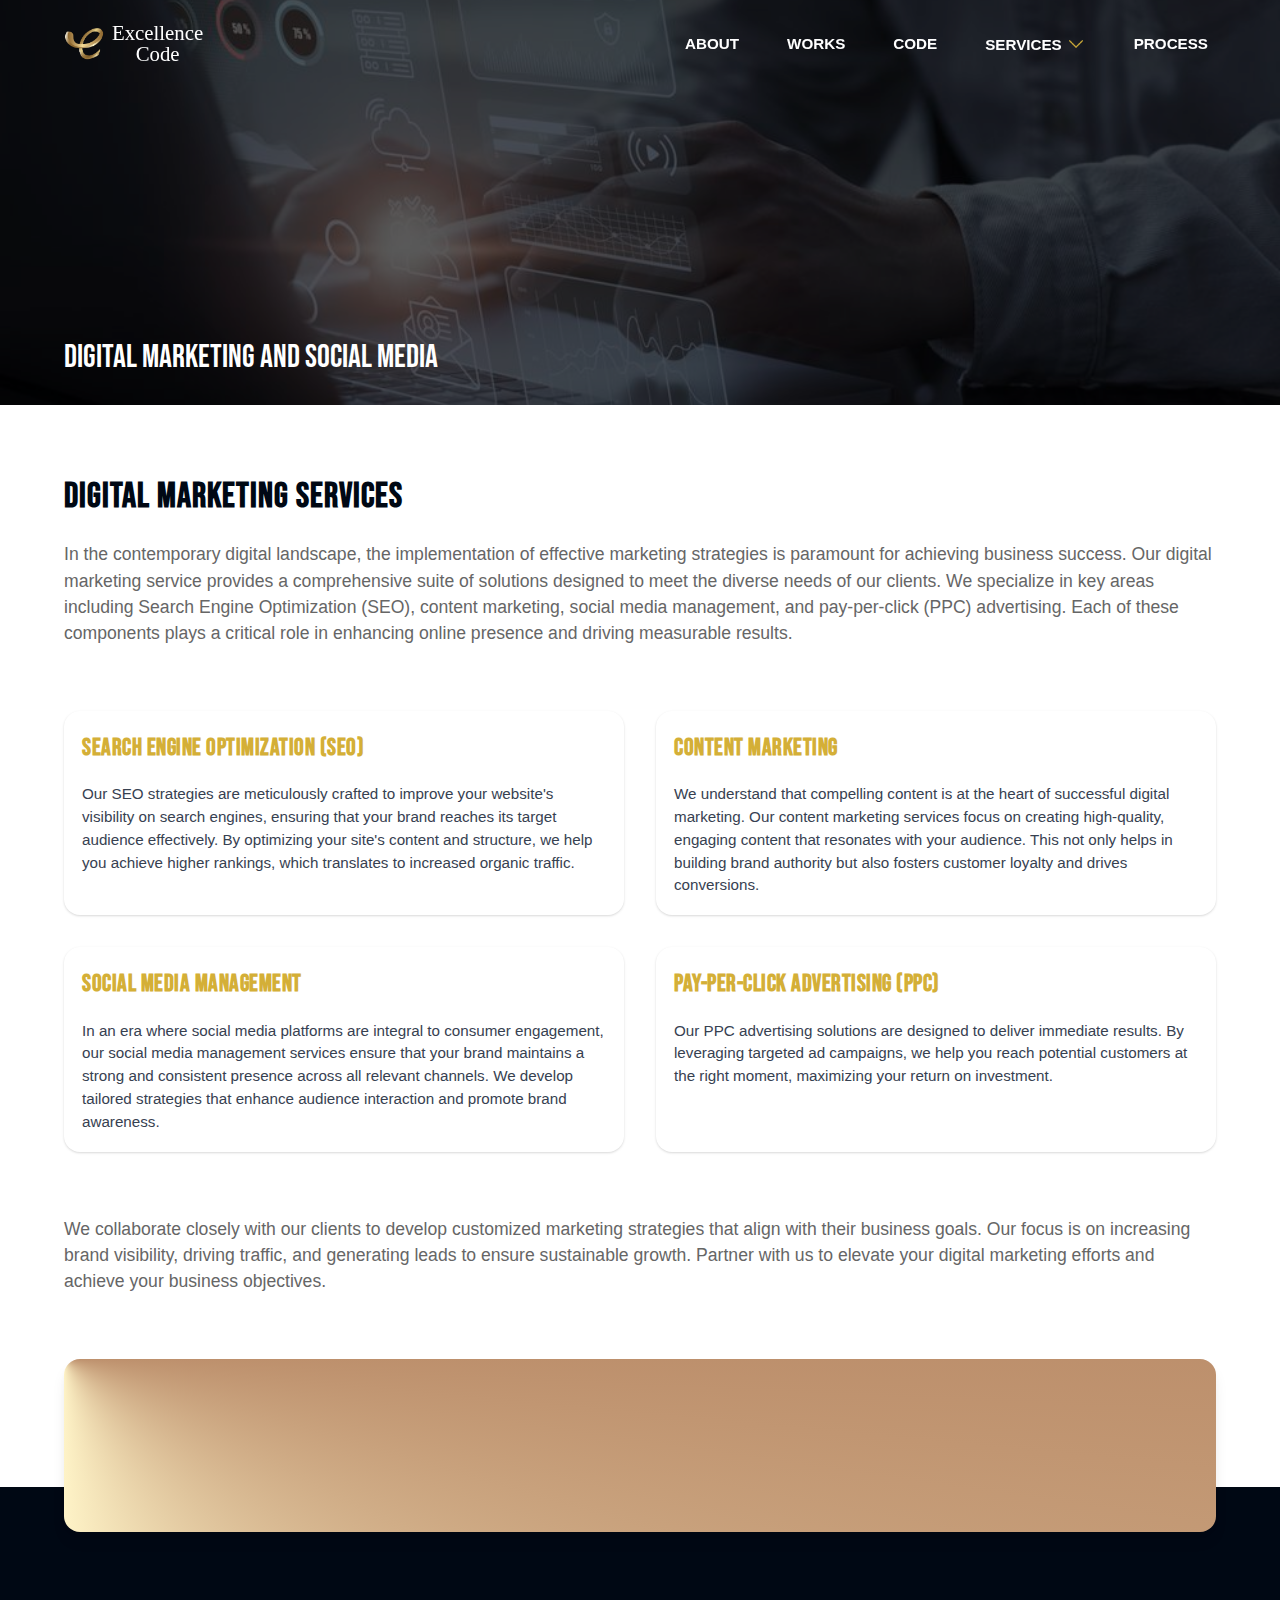
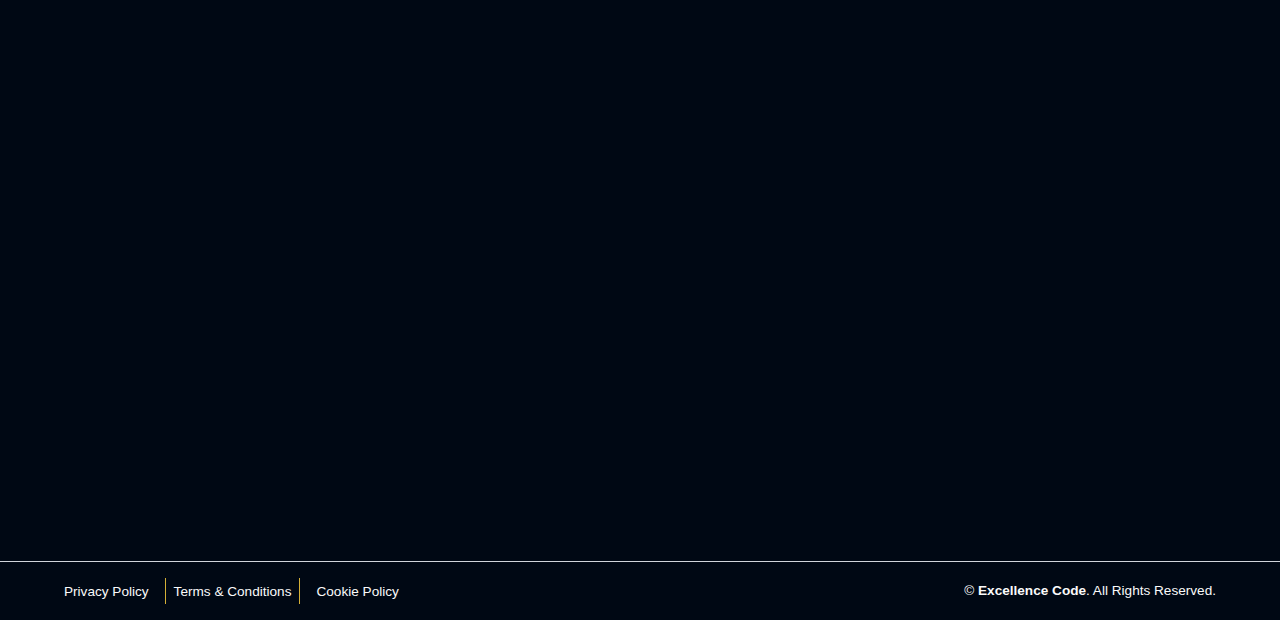
<file: services/digital-marketing.html>
<!DOCTYPE html>
<html lang="en">
  <head>
    <meta charset="UTF-8" />
    <meta name="viewport" content="width=device-width, initial-scale=1" />
    <title>Digital Marketing | Excellence Code</title>
    <link rel="stylesheet" href="../style/main.css" />

    <!-- favicon  -->
    <link rel="icon" href="../assets/favicon.ico" type="image/x-icon" />

    <!-- aos animate  -->
    <link href="https://unpkg.com/aos@2.3.1/dist/aos.css" rel="stylesheet" />
  </head>
  <body>
    <!-- scroll top button  -->
    <button id="scrollTopBtn" class="scroll-top-btn" aria-label="Scroll to top">
      <img src="../assets/arrow.png" alt="scroll button" class="scroll-btn" />
    </button>

   <!-- Navbar -->
    <nav class="navbar1">
      <div class="navbar-container">
        <a href="/" class="logo-link">
          <img src="../assets/logo-black.png" alt="Company Logo" />
          <span class="logo_text"
            >Excellence <br />
            Code</span
          >
        </a>

        <div class="nav-controls">
          <ul class="nav-links" id="navLinks">
            <li><a href="#about">About</a></li>
            <li><a href="#work">Works</a></li>
            <li><a href="#code">Code</a></li>

            <li class="dropdown">
              <button
                class="dropbtn"
                aria-expanded="false"
                aria-controls="servicesSubmenu"
                id="servicesBtn"
              >
                Services
                <img
                  src="../assets/down-arrow.png"
                  alt="dropdown Icon"
                  class="dropdown-arrow"
                />
              </button>
              <ul class="dropdown-content" id="servicesSubmenu">
                <li>
                  <a href="../services/website-design-and-development.html"
                    >Website Design & Development</a
                  >
                </li>
                <li>
                  <a href="../services/creative-design-service.html"
                    >Creative Design Services</a
                  >
                </li>
                <li>
                  <a href="../services/digital-marketing.html"
                    >Digital Marketing & Social Media</a
                  >
                </li>
                <li>
                  <a href="../services/events-organising.html"
                    >Events & Conferences</a
                  >
                </li>
                <li>
                  <a href="../services/analytics.html"
                    >Analytics & Optimization</a
                  >
                </li>
                <li>
                  <a href="../services/email-hosting.html"
                    >Email & Hosting Services</a
                  >
                </li>
              </ul>
            </li>

            <li><a href="#process">Process</a></li>
          </ul>

          <!-- Mobile menu button -->
          <button class="menu-toggle" id="menuToggle" aria-label="Toggle menu">
            <img src="../assets/bars.png" alt="menu icon" class="icon-menu" />
          </button>
        </div>
      </div>
    </nav>

    <!-- Mobile Menu -->
    <div
      class="menu-model"
      id="mobileMenu"
      role="dialog"
      aria-modal="true"
      aria-label="Mobile Navigation"
    >
      <nav class="mobile-menu" aria-label="Mobile menu">
        <!-- Header -->
        <div class="menu-header">
          <a href="/" class="logo-link" aria-label="Homepage">
            <img src="../assets/logo-black.png" alt="Company Logo" />
          </a>
          <button class="close-btn" id="closeMenu" aria-label="Close menu">
            <img
              src="../assets/close.png"
              alt="Close Menu Icon"
              class="close-icon"
            />
          </button>
        </div>

        <!-- Menu Content -->
        <div class="menu-content">
          <ul class="nav-menu">
            <li>
              <a href="#hero">
                <img
                  src="../assets/menuIcon/home.png"
                  alt="Home Icon"
                  class="menu-icon"
                />
                Home
              </a>
            </li>
            <li>
              <a href="#about">
                <img
                  src="../assets/menuIcon/about.png"
                  alt="About Icon"
                  class="menu-icon"
                />
                About
              </a>
            </li>
            <li>
              <a href="#work">
                <img
                  src="../assets/menuIcon/work.png"
                  alt="Work Icon"
                  class="menu-icon"
                />
                Work
              </a>
            </li>
            <li>
              <a href="#code">
                <img
                  src="../assets/menuIcon/code.png"
                  alt="Code Icon"
                  class="menu-icon"
                />
                Code
              </a>
            </li>

            <!-- Accordion -->
            <li class="accordion-item">
              <button
                class="dropbtn"
                aria-expanded="false"
                aria-controls="servicesSubmenu"
                id="servicesBtn"
              >
                <span class="menu-down">
                  <img
                    src="../assets/menuIcon/service.png"
                    alt="Services Icon"
                    class="menu-icon service-icon"
                  />
                  Services
                </span>
                <img
                  src="../assets/menuIcon/down.png"
                  alt="Dropdown Arrow Icon"
                  class="menu-icon dropdown-arrow"
                />
              </button>

              <ul class="dropdown-menu-content" id="servicesSubmenu" hidden>
                <li>
                  <a href="../services/website-design-and-development.html">
                    <img
                      src="../assets/down-arrow.png"
                      alt="arrow logo"
                      class="arrow-logo"
                    />
                    Website Design & Development
                  </a>
                </li>
                <li>
                  <a href="../services/creative-design-service.html">
                    <img
                      src="../assets/down-arrow.png"
                      alt="arrow logo"
                      class="arrow-logo"
                    />
                    Creative Design Services
                  </a>
                </li>
                <li>
                  <a href="../services/digital-marketing.html">
                    <img
                      src="../assets/down-arrow.png"
                      alt="arrow logo"
                      class="arrow-logo"
                    />
                    Digital Marketing & Social Media
                  </a>
                </li>
                <li>
                  <a href="../services/events-organising.html">
                    <img
                      src="../assets/down-arrow.png"
                      alt="arrow logo"
                      class="arrow-logo"
                    />
                    Events & Conferences
                  </a>
                </li>
                <li>
                  <a href="../services/analytics.html">
                    <img
                      src="../assets/down-arrow.png"
                      alt="arrow logo"
                      class="arrow-logo"
                    />
                    Analytics & Optimization
                  </a>
                </li>
                <li>
                  <a href="../services/email-hosting.html">
                    <img
                      src="../assets/down-arrow.png"
                      alt="arrow logo"
                      class="arrow-logo"
                    />
                    Email & Hosting Services
                  </a>
                </li>
              </ul>
            </li>

            <li>
              <a href="#process">
                <img
                  src="../assets/menuIcon/process.png"
                  alt="Process Icon"
                  class="menu-icon"
                />
                Process
              </a>
            </li>
          </ul>

          <!-- Social Icons -->
          <div class="social-container">
            <h1 class="social-content">follow us</h1>
            <div
              class="social-icons"
              role="navigation"
              aria-label="Social media"
            >
              <a
                href="https://wa.me/your-number"
                class="whatsapp"
                aria-label="WhatsApp"
              >
                <img
                  src="../assets/socialIcon/whatsapp.png"
                  alt="WhatsApp Icon"
                />
              </a>
              <a
                href="https://facebook.com/yourprofile"
                class="facebook"
                aria-label="Facebook"
              >
                <img
                  src="../assets/socialIcon/facebook.png"
                  alt="Facebook Icon"
                />
              </a>
              <a
                href="https://twitter.com/yourprofile"
                class="twitter"
                aria-label="Twitter"
              >
                <img src="../assets/socialIcon/x.png" alt="Twitter (X) Icon" />
              </a>
              <a
                href="https://instagram.com/yourprofile"
                class="instagram"
                aria-label="Instagram"
              >
                <img
                  src="../assets/socialIcon/instagram.png"
                  alt="Instagram Icon"
                />
              </a>
            </div>
          </div>
        </div>
      </nav>
    </div>


    <!-- Banner Section -->
    <div class="banner2__section">
      <div class="banner2__container">
        <h1 class="banner2__text">Digital Marketing And Social Media</h1>
      </div>
    </div>

    <section class="section-marketing">
      <div class="section-marketing__header">
        <h2 class="section-marketing__title">Digital Marketing Services</h2>
        <p class="section-marketing__subtitle">
          In the contemporary digital landscape, the implementation of effective
          marketing strategies is paramount for achieving business success. Our
          digital marketing service provides a comprehensive suite of solutions
          designed to meet the diverse needs of our clients. We specialize in
          key areas including Search Engine Optimization (SEO), content
          marketing, social media management, and pay-per-click (PPC)
          advertising. Each of these components plays a critical role in
          enhancing online presence and driving measurable results.
        </p>
      </div>

      <div class="section-marketing__core">
        <div class="marketing-card">
          <h3 class="marketing-card__title">
            Search Engine Optimization (SEO)
          </h3>
          <p class="marketing-card__text">
            Our SEO strategies are meticulously crafted to improve your
            website's visibility on search engines, ensuring that your brand
            reaches its target audience effectively. By optimizing your site's
            content and structure, we help you achieve higher rankings, which
            translates to increased organic traffic.
          </p>
        </div>

        <div class="marketing-card">
          <h3 class="marketing-card__title">Content Marketing</h3>
          <p class="marketing-card__text">
            We understand that compelling content is at the heart of successful
            digital marketing. Our content marketing services focus on creating
            high-quality, engaging content that resonates with your audience.
            This not only helps in building brand authority but also fosters
            customer loyalty and drives conversions.
          </p>
        </div>

        <div class="marketing-card">
          <h3 class="marketing-card__title">Social Media Management</h3>
          <p class="marketing-card__text">
            In an era where social media platforms are integral to consumer
            engagement, our social media management services ensure that your
            brand maintains a strong and consistent presence across all relevant
            channels. We develop tailored strategies that enhance audience
            interaction and promote brand awareness.
          </p>
        </div>

        <div class="marketing-card">
          <h3 class="marketing-card__title">Pay-Per-Click Advertising (PPC)</h3>
          <p class="marketing-card__text">
            Our PPC advertising solutions are designed to deliver immediate
            results. By leveraging targeted ad campaigns, we help you reach
            potential customers at the right moment, maximizing your return on
            investment.
          </p>
        </div>
      </div>

      <div class="section-marketing__footer">
        <p class="section-marketing__note">
          We collaborate closely with our clients to develop customized
          marketing strategies that align with their business goals. Our focus
          is on increasing brand visibility, driving traffic, and generating
          leads to ensure sustainable growth. Partner with us to elevate your
          digital marketing efforts and achieve your business objectives.
        </p>
      </div>
    </section>

     <!-- footer section -->
    <footer class="footer">
      <div class="footer-container">
        <!-- Newsletter Section -->
        <section class="newsletter-section">
          <div class="newsletter-container">
            <div class="newsletter-text" data-aos="flip-left">
              <h1>SUBSCRIBE TO OUR NEWSLETTER!</h1>
              <p>Get notified about news, webinars, & more</p>
            </div>
            <form
              data-aos="slide-left"
              class="newsletter-form"
              action="#"
              method="post"
            >
              <div class="input-wrapper">
                <!-- <span class="icon">
                  <img src="../assets/contactIcon/email.png" alt="Email icon" />
                </span> -->
                <input
                  type="email"
                  name="email"
                  data-aos="zoom-in"
                  placeholder="Your email address"
                  required
                />
              </div>
              <button type="submit" data-aos="zoom-in">Subscribe</button>
            </form>
          </div>
        </section>

        <div class="footer-top">
          <!-- Company Info -->
          <div class="footer-company">
            <div data-aos="flip-right" class="company-brand">
              <a href="/" class="footer-company__logo">
                <img src="../assets/logo-black.png" alt="Company Logo" />
                <span class="logo_text"
                  >Excellence <br />
                  Code</span
                >
              </a>
            </div>
            <p class="footer-company__text" data-aos="zoom-in-up">
              We deliver custom software, web, and mobile solutions that are
              efficient, scalable, and tailored to help your business grow.
            </p>

            <!-- Social Media -->
            <div class="footer-section">
              <ul class="footer-social" data-aos="zoom-in-up">
                <li>
                  <a
                    href="https://wa.me/your-number"
                    target="_blank"
                    rel="noopener noreferrer"
                  >
                    <img
                      class="social-icon"
                      src="../assets/socialIcon/whatsapp.png"
                      alt="WhatsApp"
                    />
                  </a>
                </li>
                <li>
                  <a
                    href="https://facebook.com/yourprofile"
                    target="_blank"
                    rel="noopener noreferrer"
                  >
                    <img
                      class="social-icon"
                      src="../assets/socialIcon/facebook.png"
                      alt="Facebook"
                    />
                  </a>
                </li>
                <li>
                  <a
                    href="https://twitter.com/yourprofile"
                    target="_blank"
                    rel="noopener noreferrer"
                  >
                    <img
                      class="social-icon"
                      src="../assets/socialIcon/x.png"
                      alt="Twitter"
                    />
                  </a>
                </li>
                <li>
                  <a
                    href="https://instagram.com/yourprofile"
                    target="_blank"
                    rel="noopener noreferrer"
                  >
                    <img
                      class="social-icon"
                      src="../assets/socialIcon/instagram.png"
                      alt="Instagram"
                    />
                  </a>
                </li>
              </ul>
            </div>
          </div>

          <!-- Footer Links -->
          <div class="footer-section" id="footer">
            <h3 class="footer-section__title" data-aos="flip-right">
              Quick Links
            </h3>
            <ul class="footer-links" data-aos="zoom-in-up">
              <li>
                <a href="#about">
                  <img
                    src="../assets/down-arrow.png"
                    alt="arrow logo"
                    class="arrow-logo"
                  />
                  About
                </a>
              </li>
              <li>
                <a href="#work">
                  <img
                    src="../assets/down-arrow.png"
                    alt="arrow logo"
                    class="arrow-logo"
                  />
                  Works
                </a>
              </li>
              <li>
                <a href="#code">
                  <img
                    src="../assets/down-arrow.png"
                    alt="arrow logo"
                    class="arrow-logo"
                  />
                  Code
                </a>
              </li>
              <li>
                <a href="#about">
                  <img
                    src="../assets/down-arrow.png"
                    alt="arrow logo"
                    class="arrow-logo"
                  />
                  Service
                </a>
              </li>
              <li>
                <a href="#process">
                  <img
                    src="../assets/down-arrow.png"
                    alt="arrow logo"
                    class="arrow-logo"
                  />
                  Process
                </a>
              </li>
            </ul>
          </div>

       <!-- 🔔 Services Section -->
          <div class="footer-section">
            <h3 class="footer-section__title" data-aos="flip-right">
              Services
            </h3>
            <ul class="footer-links" data-aos="zoom-in-up">
              <li>
                <a href="../services/website-design-and-development.html">
                  <img
                    src="../assets/down-arrow.png"
                    alt="arrow logo"
                    class="arrow-logo"
                  />
                  Website Design & Development
                </a>
              </li>
              <li>
                <a href="../services/creative-design-service.html">
                  <img
                    src="../assets/down-arrow.png"
                    alt="arrow logo"
                    class="arrow-logo"
                  />
                  Creative Design Services
                </a>
              </li>
              <li>
                <a href="../services/digital-marketing.html">
                  <img
                    src="../assets/down-arrow.png"
                    alt="arrow logo"
                    class="arrow-logo"
                  />
                  Digital Marketing & Social Media
                </a>
              </li>
              <li>
                <a href="../services/events-organising.html">
                  <img
                    src="../assets/down-arrow.png"
                    alt="arrow logo"
                    class="arrow-logo"
                  />
                  Events & Conferences
                </a>
              </li>
              <li>
                <a href="../services/analytics.html">
                  <img
                    src="../assets/down-arrow.png"
                    alt="arrow logo"
                    class="arrow-logo"
                  />
                  Analytics & Optimization
                </a>
              </li>
              <li>
                <a href="../services/email-hosting.html">
                  <img
                    src="../assets/down-arrow.png"
                    alt="arrow logo"
                    class="arrow-logo"
                  />
                  Email & Hosting Services
                </a>
              </li>
            </ul>
          </div>
          <!-- 🔔 contact Section -->
          <div class="footer-section info">
            <div class="footer-section">
              <h3 class="footer-section__title" data-aos="flip-right">
                Information
              </h3>

              <ul data-aos="zoom-in-up" class="footer-links contact-info">
                <li>
                  <a href="tel:+971552440610">
                    <img
                      src="../assets/contactIcon/mobile.png"
                      alt="Phone icon"
                    />
                    <span>+971-552440610</span>
                  </a>
                </li>
                <li>
                  <a href="mailto:info@excellencecode.com">
                    <img
                      src="../assets/contactIcon/email.png"
                      alt="Email icon"
                    />
                    <span>info@excellencecode.com</span>
                  </a>
                </li>
                <li>
                  <a
                    href="https://goo.gl/maps/your-location"
                    target="_blank"
                    rel="noopener noreferrer"
                  >
                    <img
                      src="../assets/contactIcon/location-pin.png"
                      alt="Location icon"
                    />
                    <span>
                      706, Sobha Ivory 2, Alama'al Street, Business Bay, Dubai,
                      UAE
                    </span>
                  </a>
                </li>
              </ul>
            </div>
            <!-- 🔔 Opening Hours -->
            <div class="opening-hours" data-aos="zoom-in-up">
              <h4 class="footer-subtitle">Opening Hours</h4>
              <ul class="footer-links">
                <li><span>Monday – Saturday:</span> 8:30 AM – 5:00 PM</li>
                <li><span>Sunday:</span> Closed</li>
              </ul>
            </div>
          </div>
        </div>
      </div>

      <div class="footer-bottom-container">
        <div class="footer-bottom">
          <!-- Legal Links -->

          <div class="footer-legal">
            <ul class="legal-links">
              <li><a href="/privacy-policy.html">Privacy Policy</a></li>
              <li>
                <a href="/terms-and-conditions.html">Terms & Conditions</a>
              </li>
              <li><a href="/cookie-policy.html">Cookie Policy</a></li>
            </ul>
          </div>
          <!-- Copyright -->
          <p class="footer-copy">
            © <span id="currentYear"></span> <a href="/">Excellence Code</a>.
            All Rights Reserved.
          </p>
        </div>
      </div>
    </footer>

    <script type="module" src="../js/main.js"></script>
    <script src="https://unpkg.com/aos@2.3.1/dist/aos.js"></script>

    <!-- MyLiveChat Integration -->
    <script type="text/javascript">
      function add_chatinline() {
        var hccid = 41780128;
        var nt = document.createElement("script");
        nt.async = true;
        nt.src = "https://mylivechat.com/chatinline.aspx?hccid=" + hccid;
        var ct = document.getElementsByTagName("script")[0];
        ct.parentNode.insertBefore(nt, ct);
      }
      add_chatinline();
    </script>
  </body>
</html>
</file>
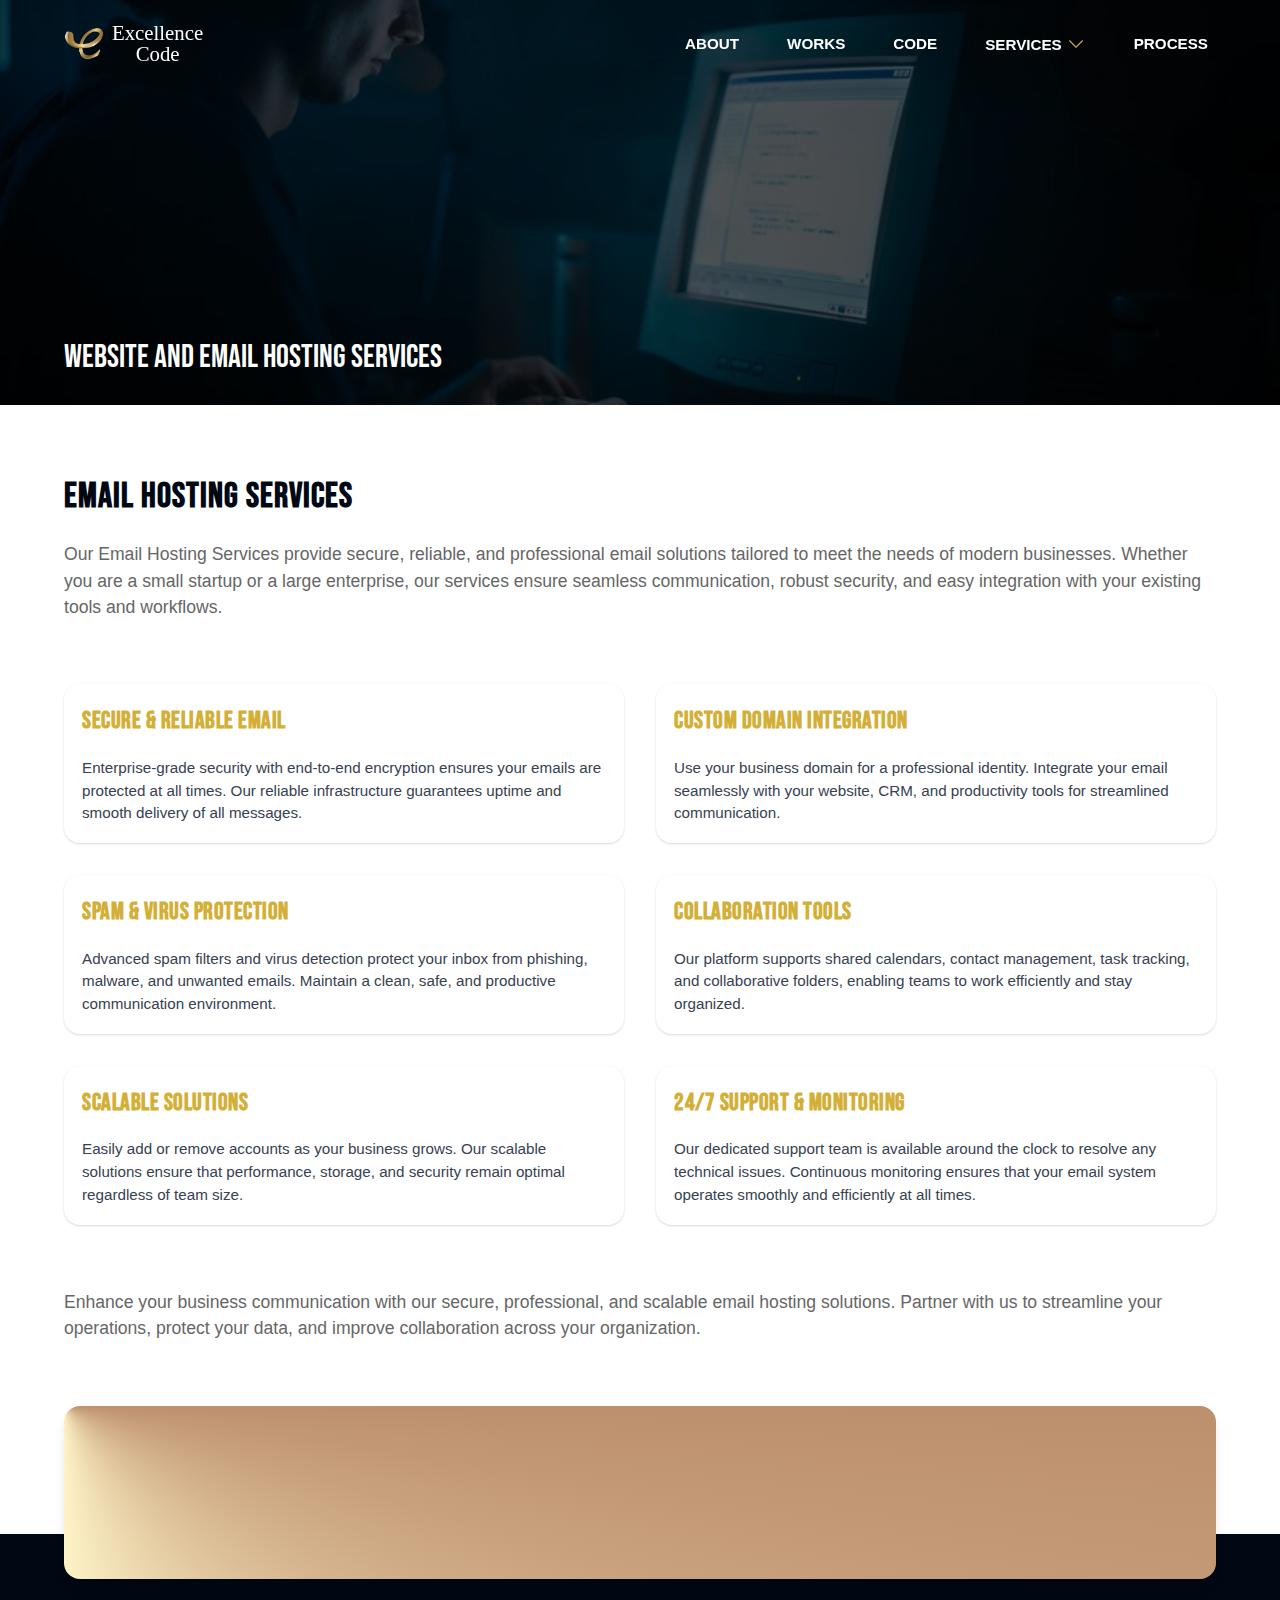
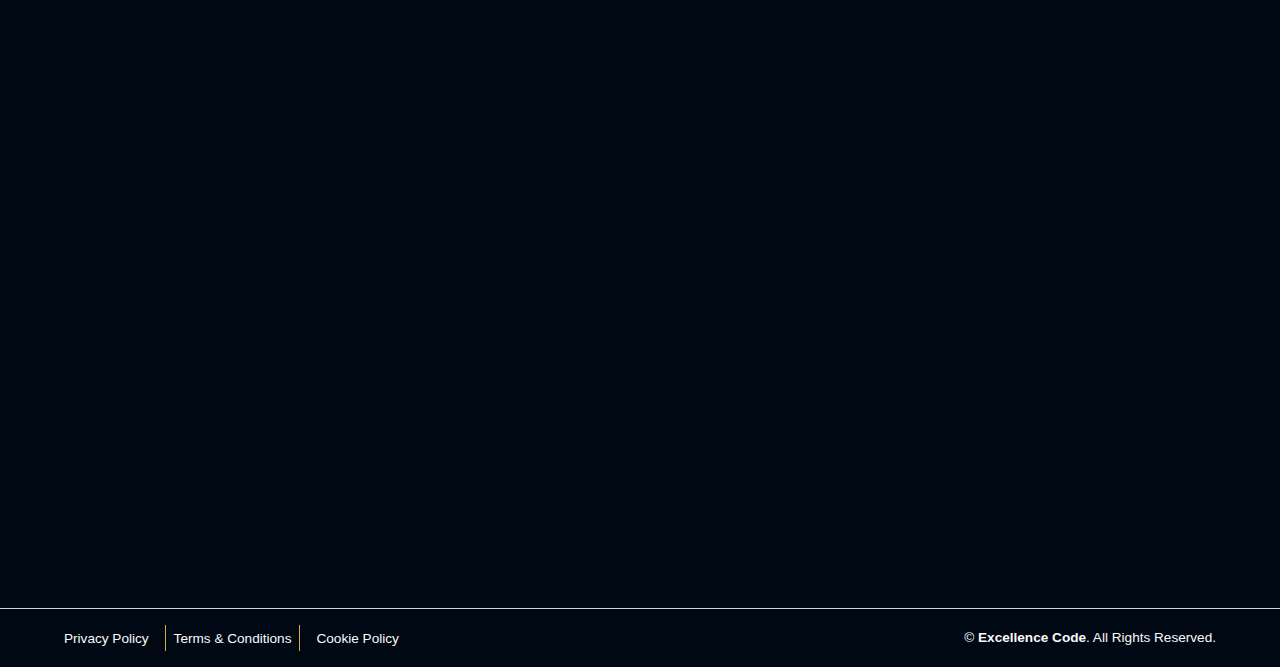
<file: services/email-hosting.html>
<!DOCTYPE html>
<html lang="en">
  <head>
    <meta charset="UTF-8" />
    <meta name="viewport" content="width=device-width, initial-scale=1" />
    <title>Email Hosting Services | Excellence Code</title>
    <link rel="stylesheet" href="../style/main.css" />

    <!-- favicon  -->
    <link rel="icon" href="../assets/favicon.ico" type="image/x-icon" />

    <!-- aos animate  -->
    <link href="https://unpkg.com/aos@2.3.1/dist/aos.css" rel="stylesheet" />
  </head>
  <body>
    <!-- scroll top button  -->
    <button id="scrollTopBtn" class="scroll-top-btn" aria-label="Scroll to top">
      <img src="../assets/arrow.png" alt="scroll button" class="scroll-btn" />
    </button>

  <!-- Navbar -->
    <nav class="navbar1">
      <div class="navbar-container">
        <a href="/" class="logo-link">
          <img src="../assets/logo-black.png" alt="Company Logo" />
          <span class="logo_text"
            >Excellence <br />
            Code</span
          >
        </a>

        <div class="nav-controls">
          <ul class="nav-links" id="navLinks">
            <li><a href="#about">About</a></li>
            <li><a href="#work">Works</a></li>
            <li><a href="#code">Code</a></li>

            <li class="dropdown">
              <button
                class="dropbtn"
                aria-expanded="false"
                aria-controls="servicesSubmenu"
                id="servicesBtn"
              >
                Services
                <img
                  src="../assets/down-arrow.png"
                  alt="dropdown Icon"
                  class="dropdown-arrow"
                />
              </button>
              <ul class="dropdown-content" id="servicesSubmenu">
                <li>
                  <a href="../services/website-design-and-development.html"
                    >Website Design & Development</a
                  >
                </li>
                <li>
                  <a href="../services/creative-design-service.html"
                    >Creative Design Services</a
                  >
                </li>
                <li>
                  <a href="../services/digital-marketing.html"
                    >Digital Marketing & Social Media</a
                  >
                </li>
                <li>
                  <a href="../services/events-organising.html"
                    >Events & Conferences</a
                  >
                </li>
                <li>
                  <a href="../services/analytics.html"
                    >Analytics & Optimization</a
                  >
                </li>
                <li>
                  <a href="../services/email-hosting.html"
                    >Email & Hosting Services</a
                  >
                </li>
              </ul>
            </li>

            <li><a href="#process">Process</a></li>
          </ul>

          <!-- Mobile menu button -->
          <button class="menu-toggle" id="menuToggle" aria-label="Toggle menu">
            <img src="../assets/bars.png" alt="menu icon" class="icon-menu" />
          </button>
        </div>
      </div>
    </nav>

    <!-- Mobile Menu -->
    <div
      class="menu-model"
      id="mobileMenu"
      role="dialog"
      aria-modal="true"
      aria-label="Mobile Navigation"
    >
      <nav class="mobile-menu" aria-label="Mobile menu">
        <!-- Header -->
        <div class="menu-header">
          <a href="/" class="logo-link" aria-label="Homepage">
            <img src="../assets/logo-black.png" alt="Company Logo" />
          </a>
          <button class="close-btn" id="closeMenu" aria-label="Close menu">
            <img
              src="../assets/close.png"
              alt="Close Menu Icon"
              class="close-icon"
            />
          </button>
        </div>

        <!-- Menu Content -->
        <div class="menu-content">
          <ul class="nav-menu">
            <li>
              <a href="#hero">
                <img
                  src="../assets/menuIcon/home.png"
                  alt="Home Icon"
                  class="menu-icon"
                />
                Home
              </a>
            </li>
            <li>
              <a href="#about">
                <img
                  src="../assets/menuIcon/about.png"
                  alt="About Icon"
                  class="menu-icon"
                />
                About
              </a>
            </li>
            <li>
              <a href="#work">
                <img
                  src="../assets/menuIcon/work.png"
                  alt="Work Icon"
                  class="menu-icon"
                />
                Work
              </a>
            </li>
            <li>
              <a href="#code">
                <img
                  src="../assets/menuIcon/code.png"
                  alt="Code Icon"
                  class="menu-icon"
                />
                Code
              </a>
            </li>

            <!-- Accordion -->
            <li class="accordion-item">
              <button
                class="dropbtn"
                aria-expanded="false"
                aria-controls="servicesSubmenu"
                id="servicesBtn"
              >
                <span class="menu-down">
                  <img
                    src="../assets/menuIcon/service.png"
                    alt="Services Icon"
                    class="menu-icon service-icon"
                  />
                  Services
                </span>
                <img
                  src="../assets/menuIcon/down.png"
                  alt="Dropdown Arrow Icon"
                  class="menu-icon dropdown-arrow"
                />
              </button>

              <ul class="dropdown-menu-content" id="servicesSubmenu" hidden>
                <li>
                  <a href="../services/website-design-and-development.html">
                    <img
                      src="../assets/down-arrow.png"
                      alt="arrow logo"
                      class="arrow-logo"
                    />
                    Website Design & Development
                  </a>
                </li>
                <li>
                  <a href="../services/creative-design-service.html">
                    <img
                      src="../assets/down-arrow.png"
                      alt="arrow logo"
                      class="arrow-logo"
                    />
                    Creative Design Services
                  </a>
                </li>
                <li>
                  <a href="../services/digital-marketing.html">
                    <img
                      src="../assets/down-arrow.png"
                      alt="arrow logo"
                      class="arrow-logo"
                    />
                    Digital Marketing & Social Media
                  </a>
                </li>
                <li>
                  <a href="../services/events-organising.html">
                    <img
                      src="../assets/down-arrow.png"
                      alt="arrow logo"
                      class="arrow-logo"
                    />
                    Events & Conferences
                  </a>
                </li>
                <li>
                  <a href="../services/analytics.html">
                    <img
                      src="../assets/down-arrow.png"
                      alt="arrow logo"
                      class="arrow-logo"
                    />
                    Analytics & Optimization
                  </a>
                </li>
                <li>
                  <a href="../services/email-hosting.html">
                    <img
                      src="../assets/down-arrow.png"
                      alt="arrow logo"
                      class="arrow-logo"
                    />
                    Email & Hosting Services
                  </a>
                </li>
              </ul>
            </li>

            <li>
              <a href="#process">
                <img
                  src="../assets/menuIcon/process.png"
                  alt="Process Icon"
                  class="menu-icon"
                />
                Process
              </a>
            </li>
          </ul>

          <!-- Social Icons -->
          <div class="social-container">
            <h1 class="social-content">follow us</h1>
            <div
              class="social-icons"
              role="navigation"
              aria-label="Social media"
            >
              <a
                href="https://wa.me/your-number"
                class="whatsapp"
                aria-label="WhatsApp"
              >
                <img
                  src="../assets/socialIcon/whatsapp.png"
                  alt="WhatsApp Icon"
                />
              </a>
              <a
                href="https://facebook.com/yourprofile"
                class="facebook"
                aria-label="Facebook"
              >
                <img
                  src="../assets/socialIcon/facebook.png"
                  alt="Facebook Icon"
                />
              </a>
              <a
                href="https://twitter.com/yourprofile"
                class="twitter"
                aria-label="Twitter"
              >
                <img src="../assets/socialIcon/x.png" alt="Twitter (X) Icon" />
              </a>
              <a
                href="https://instagram.com/yourprofile"
                class="instagram"
                aria-label="Instagram"
              >
                <img
                  src="../assets/socialIcon/instagram.png"
                  alt="Instagram Icon"
                />
              </a>
            </div>
          </div>
        </div>
      </nav>
    </div>

    <!-- Banner Section -->
    <div class="banner5__section">
      <div class="banner5__container">
        <h1 class="banner5__text">Website and Email Hosting Services</h1>
      </div>
    </div>

  <section class="section-email-hosting">
  <div class="section-email-hosting__header">
    <h2 class="section-email-hosting__title">Email Hosting Services</h2>
    <p class="section-email-hosting__subtitle">
      Our Email Hosting Services provide secure, reliable, and professional email solutions
      tailored to meet the needs of modern businesses. Whether you are a small startup or
      a large enterprise, our services ensure seamless communication, robust security, and
      easy integration with your existing tools and workflows.
    </p>
  </div>

  <div class="section-email-hosting__core">
    <div class="email-hosting-card">
      <h3 class="email-hosting-card__title">Secure & Reliable Email</h3>
      <p class="email-hosting-card__text">
        Enterprise-grade security with end-to-end encryption ensures your emails are
        protected at all times. Our reliable infrastructure guarantees uptime and smooth
        delivery of all messages.
      </p>
    </div>

    <div class="email-hosting-card">
      <h3 class="email-hosting-card__title">Custom Domain Integration</h3>
      <p class="email-hosting-card__text">
        Use your business domain for a professional identity. Integrate your email
        seamlessly with your website, CRM, and productivity tools for streamlined
        communication.
      </p>
    </div>

    <div class="email-hosting-card">
      <h3 class="email-hosting-card__title">Spam & Virus Protection</h3>
      <p class="email-hosting-card__text">
        Advanced spam filters and virus detection protect your inbox from phishing,
        malware, and unwanted emails. Maintain a clean, safe, and productive
        communication environment.
      </p>
    </div>

    <div class="email-hosting-card">
      <h3 class="email-hosting-card__title">Collaboration Tools</h3>
      <p class="email-hosting-card__text">
        Our platform supports shared calendars, contact management, task tracking, and
        collaborative folders, enabling teams to work efficiently and stay organized.
      </p>
    </div>

    <div class="email-hosting-card">
      <h3 class="email-hosting-card__title">Scalable Solutions</h3>
      <p class="email-hosting-card__text">
        Easily add or remove accounts as your business grows. Our scalable solutions ensure
        that performance, storage, and security remain optimal regardless of team size.
      </p>
    </div>

    <div class="email-hosting-card">
      <h3 class="email-hosting-card__title">24/7 Support & Monitoring</h3>
      <p class="email-hosting-card__text">
        Our dedicated support team is available around the clock to resolve any technical
        issues. Continuous monitoring ensures that your email system operates smoothly and
        efficiently at all times.
      </p>
    </div>
  </div>

  <div class="section-email-hosting__footer">
    <p class="section-email-hosting__note">
      Enhance your business communication with our secure, professional, and scalable
      email hosting solutions. Partner with us to streamline your operations, protect your
      data, and improve collaboration across your organization.
    </p>
  </div>
</section>


    <!-- footer section -->
    <footer class="footer">
      <div class="footer-container">
        <!-- Newsletter Section -->
        <section class="newsletter-section">
          <div class="newsletter-container">
            <div class="newsletter-text" data-aos="flip-left">
              <h1>SUBSCRIBE TO OUR NEWSLETTER!</h1>
              <p>Get notified about news, webinars, & more</p>
            </div>
            <form
              data-aos="slide-left"
              class="newsletter-form"
              action="#"
              method="post"
            >
              <div class="input-wrapper">
                <!-- <span class="icon">
                  <img src="../assets/contactIcon/email.png" alt="Email icon" />
                </span> -->
                <input
                  type="email"
                  name="email"
                  data-aos="zoom-in"
                  placeholder="Your email address"
                  required
                />
              </div>
              <button type="submit" data-aos="zoom-in">Subscribe</button>
            </form>
          </div>
        </section>

        <div class="footer-top">
          <!-- Company Info -->
          <div class="footer-company">
            <div data-aos="flip-right" class="company-brand">
              <a href="/" class="footer-company__logo">
                <img src="../assets/logo-black.png" alt="Company Logo" />
                <span class="logo_text"
                  >Excellence <br />
                  Code</span
                >
              </a>
            </div>
            <p class="footer-company__text" data-aos="zoom-in-up">
              We deliver custom software, web, and mobile solutions that are
              efficient, scalable, and tailored to help your business grow.
            </p>

            <!-- Social Media -->
            <div class="footer-section">
              <ul class="footer-social" data-aos="zoom-in-up">
                <li>
                  <a
                    href="https://wa.me/your-number"
                    target="_blank"
                    rel="noopener noreferrer"
                  >
                    <img
                      class="social-icon"
                      src="../assets/socialIcon/whatsapp.png"
                      alt="WhatsApp"
                    />
                  </a>
                </li>
                <li>
                  <a
                    href="https://facebook.com/yourprofile"
                    target="_blank"
                    rel="noopener noreferrer"
                  >
                    <img
                      class="social-icon"
                      src="../assets/socialIcon/facebook.png"
                      alt="Facebook"
                    />
                  </a>
                </li>
                <li>
                  <a
                    href="https://twitter.com/yourprofile"
                    target="_blank"
                    rel="noopener noreferrer"
                  >
                    <img
                      class="social-icon"
                      src="../assets/socialIcon/x.png"
                      alt="Twitter"
                    />
                  </a>
                </li>
                <li>
                  <a
                    href="https://instagram.com/yourprofile"
                    target="_blank"
                    rel="noopener noreferrer"
                  >
                    <img
                      class="social-icon"
                      src="../assets/socialIcon/instagram.png"
                      alt="Instagram"
                    />
                  </a>
                </li>
              </ul>
            </div>
          </div>

          <!-- Footer Links -->
          <div class="footer-section" id="footer">
            <h3 class="footer-section__title" data-aos="flip-right">
              Quick Links
            </h3>
            <ul class="footer-links" data-aos="zoom-in-up">
              <li>
                <a href="#about">
                  <img
                    src="../assets/down-arrow.png"
                    alt="arrow logo"
                    class="arrow-logo"
                  />
                  About
                </a>
              </li>
              <li>
                <a href="#work">
                  <img
                    src="../assets/down-arrow.png"
                    alt="arrow logo"
                    class="arrow-logo"
                  />
                  Works
                </a>
              </li>
              <li>
                <a href="#code">
                  <img
                    src="../assets/down-arrow.png"
                    alt="arrow logo"
                    class="arrow-logo"
                  />
                  Code
                </a>
              </li>
              <li>
                <a href="#about">
                  <img
                    src="../assets/down-arrow.png"
                    alt="arrow logo"
                    class="arrow-logo"
                  />
                  Service
                </a>
              </li>
              <li>
                <a href="#process">
                  <img
                    src="../assets/down-arrow.png"
                    alt="arrow logo"
                    class="arrow-logo"
                  />
                  Process
                </a>
              </li>
            </ul>
          </div>

        <!-- 🔔 Services Section -->
          <div class="footer-section">
            <h3 class="footer-section__title" data-aos="flip-right">
              Services
            </h3>
            <ul class="footer-links" data-aos="zoom-in-up">
              <li>
                <a href="../services/website-design-and-development.html">
                  <img
                    src="../assets/down-arrow.png"
                    alt="arrow logo"
                    class="arrow-logo"
                  />
                  Website Design & Development
                </a>
              </li>
              <li>
                <a href="../services/creative-design-service.html">
                  <img
                    src="../assets/down-arrow.png"
                    alt="arrow logo"
                    class="arrow-logo"
                  />
                  Creative Design Services
                </a>
              </li>
              <li>
                <a href="../services/digital-marketing.html">
                  <img
                    src="../assets/down-arrow.png"
                    alt="arrow logo"
                    class="arrow-logo"
                  />
                  Digital Marketing & Social Media
                </a>
              </li>
              <li>
                <a href="../services/events-organising.html">
                  <img
                    src="../assets/down-arrow.png"
                    alt="arrow logo"
                    class="arrow-logo"
                  />
                  Events & Conferences
                </a>
              </li>
              <li>
                <a href="../services/analytics.html">
                  <img
                    src="../assets/down-arrow.png"
                    alt="arrow logo"
                    class="arrow-logo"
                  />
                  Analytics & Optimization
                </a>
              </li>
              <li>
                <a href="../services/email-hosting.html">
                  <img
                    src="../assets/down-arrow.png"
                    alt="arrow logo"
                    class="arrow-logo"
                  />
                  Email & Hosting Services
                </a>
              </li>
            </ul>
          </div>

          <!-- 🔔 contact Section -->
          <div class="footer-section info">
            <div class="footer-section">
              <h3 class="footer-section__title" data-aos="flip-right">
                Information
              </h3>

              <ul data-aos="zoom-in-up" class="footer-links contact-info">
                <li>
                  <a href="tel:+971552440610">
                    <img
                      src="../assets/contactIcon/mobile.png"
                      alt="Phone icon"
                    />
                    <span>+971-552440610</span>
                  </a>
                </li>
                <li>
                  <a href="mailto:info@excellencecode.com">
                    <img
                      src="../assets/contactIcon/email.png"
                      alt="Email icon"
                    />
                    <span>info@excellencecode.com</span>
                  </a>
                </li>
                <li>
                  <a
                    href="https://goo.gl/maps/your-location"
                    target="_blank"
                    rel="noopener noreferrer"
                  >
                    <img
                      src="../assets/contactIcon/location-pin.png"
                      alt="Location icon"
                    />
                    <span>
                      706, Sobha Ivory 2, Alama'al Street, Business Bay, Dubai,
                      UAE
                    </span>
                  </a>
                </li>
              </ul>
            </div>
            <!-- 🔔 Opening Hours -->
            <div class="opening-hours" data-aos="zoom-in-up">
              <h4 class="footer-subtitle">Opening Hours</h4>
              <ul class="footer-links">
                <li><span>Monday – Saturday:</span> 8:30 AM – 5:00 PM</li>
                <li><span>Sunday:</span> Closed</li>
              </ul>
            </div>
          </div>
        </div>
      </div>

      <div class="footer-bottom-container">
        <div class="footer-bottom">
          <!-- Legal Links -->

          <div class="footer-legal">
            <ul class="legal-links">
              <li><a href="/privacy-policy.html">Privacy Policy</a></li>
              <li>
                <a href="/terms-and-conditions.html">Terms & Conditions</a>
              </li>
              <li><a href="/cookie-policy.html">Cookie Policy</a></li>
            </ul>
          </div>
          <!-- Copyright -->
          <p class="footer-copy">
            © <span id="currentYear"></span> <a href="/">Excellence Code</a>.
            All Rights Reserved.
          </p>
        </div>
      </div>
    </footer>


    <script type="module" src="../js/main.js"></script>
    <script src="https://unpkg.com/aos@2.3.1/dist/aos.js"></script>

    <!-- MyLiveChat Integration -->
    <script type="text/javascript">
      function add_chatinline() {
        var hccid = 41780128;
        var nt = document.createElement("script");
        nt.async = true;
        nt.src = "https://mylivechat.com/chatinline.aspx?hccid=" + hccid;
        var ct = document.getElementsByTagName("script")[0];
        ct.parentNode.insertBefore(nt, ct);
      }
      add_chatinline();
    </script>
  </body>
</html>
</file>
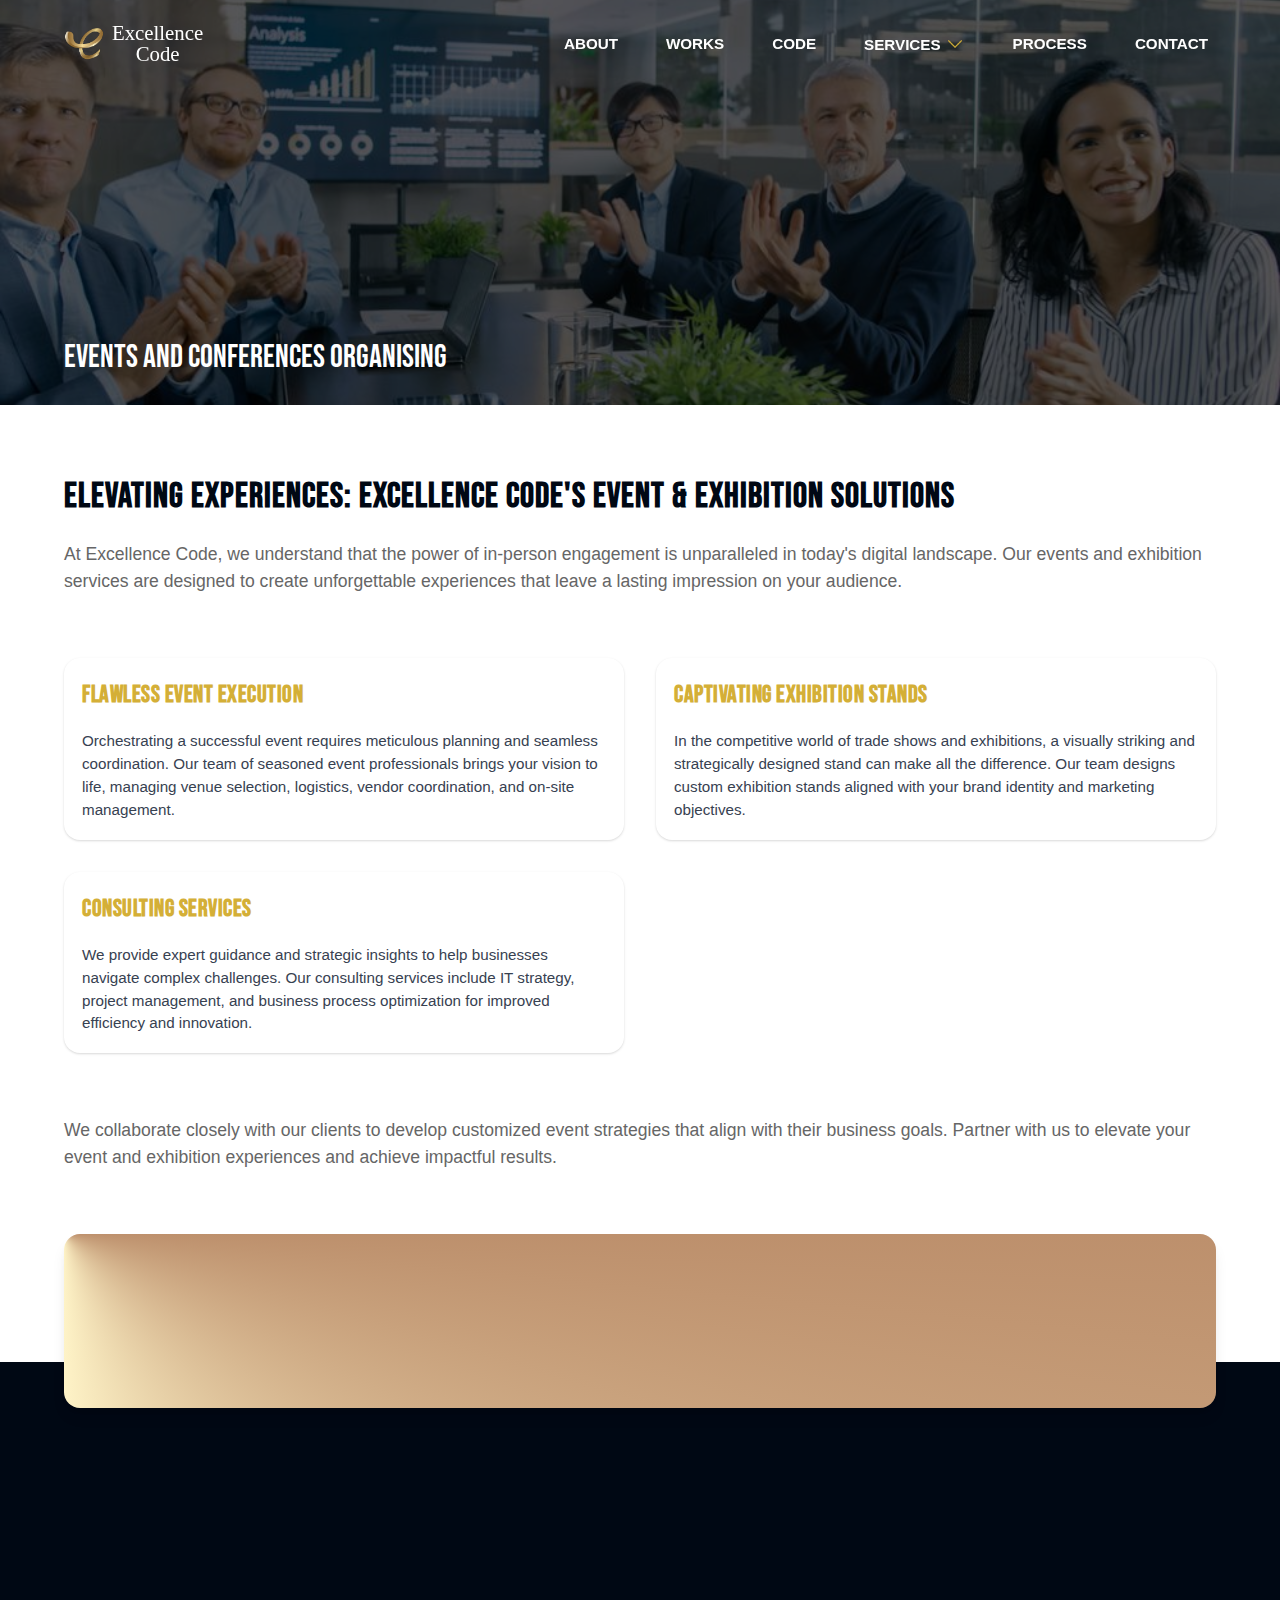
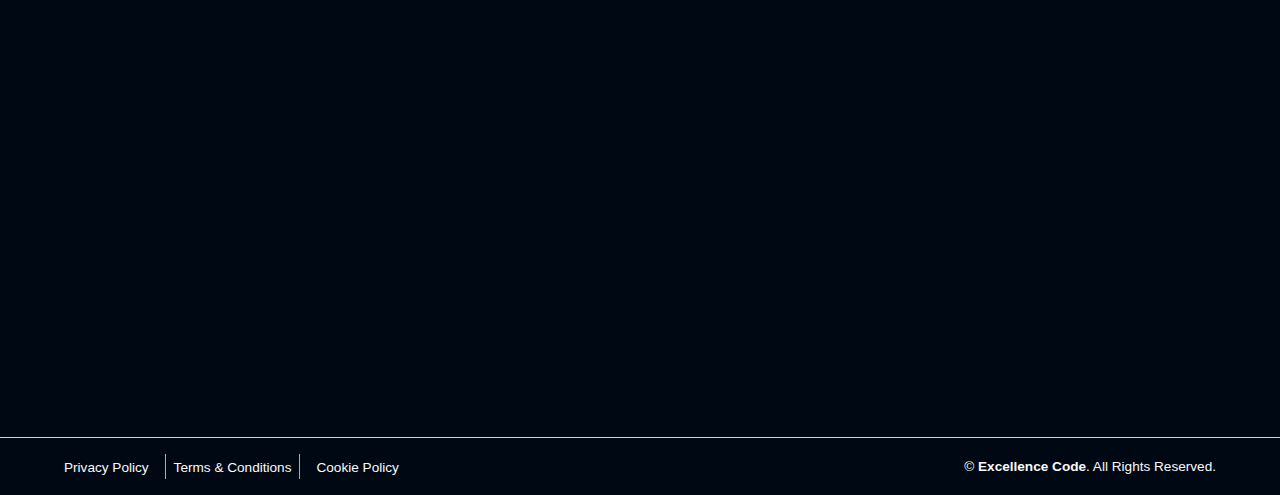
<file: services/events-organising.html>
<!DOCTYPE html>
<html lang="en">
  <head>
    <meta charset="UTF-8" />
    <meta name="viewport" content="width=device-width, initial-scale=1" />
    <title>Events and Conferences Organising | Excellence Code</title>
    <link rel="stylesheet" href="../style/main.css" />

    <!-- favicon  -->
    <link rel="icon" href="../assets/favicon.ico" type="image/x-icon" />

    <!-- aos animate  -->
    <link href="https://unpkg.com/aos@2.3.1/dist/aos.css" rel="stylesheet" />
  </head>
  <body>
    <!-- scroll top button  -->
    <button id="scrollTopBtn" class="scroll-top-btn" aria-label="Scroll to top">
      <img src="../assets/arrow.png" alt="scroll button" class="scroll-btn" />
    </button>


    <!-- Navbar -->
    <nav class="navbar1">
      <div class="navbar-container">
        <a href="/" class="logo-link">
          <img src="../assets/logo-black.png" alt="Company Logo" />
          <span class="logo_text"
            >Excellence <br />
            Code</span
          >
        </a>

        <div class="nav-controls">
          <ul class="nav-links" id="navLinks">
            <li><a href="#about">About</a></li>
            <li><a href="#work">Works</a></li>
            <li><a href="#code">Code</a></li>

            <li class="dropdown">
              <button
                class="dropbtn"
                aria-expanded="false"
                aria-controls="servicesSubmenu"
                id="servicesBtn"
              >
                Services
                <img
                  src="../assets/down-arrow.png"
                  alt="dropdown Icon"
                  class="dropdown-arrow"
                />
              </button>
              <ul class="dropdown-content" id="servicesSubmenu">
                <li>
                  <a href="../services/website-design-and-development.html"
                    >Website Design & Development</a
                  >
                </li>
                <li>
                  <a href="../services/creative-design-service.html"
                    >Creative Design Services</a
                  >
                </li>
                <li>
                  <a href="../services/digital-marketing.html"
                    >Digital Marketing & Social Media</a
                  >
                </li>
                <li>
                  <a href="../services/events-organising.html"
                    >Events & Conferences</a
                  >
                </li>
                <li>
                  <a href="../services/analytics.html"
                    >Analytics & Optimization</a
                  >
                </li>
                <li>
                  <a href="../services/email-hosting.html"
                    >Email & Hosting Services</a
                  >
                </li>
              </ul>
            </li>

            <li><a href="../process.html">Process</a></li>
            <li>
              <a href="#contact"> Contact </a>
            </li>
          </ul>

          <!-- Mobile menu button -->
          <button class="menu-toggle" id="menuToggle" aria-label="Toggle menu">
            <img src="../assets/bars.png" alt="menu icon" class="icon-menu" />
          </button>
        </div>
      </div>
    </nav>

    <!-- Mobile Menu -->
    <div
      class="menu-model"
      id="mobileMenu"
      role="dialog"
      aria-modal="true"
      aria-label="Mobile Navigation"
    >
      <nav class="mobile-menu" aria-label="Mobile menu">
        <!-- Header -->
        <div class="menu-header">
          <a href="/" class="logo-link" aria-label="Homepage">
            <img src="../assets/logo-black.png" alt="Company Logo" />
          </a>
          <button class="close-btn" id="closeMenu" aria-label="Close menu">
            <img
              src="../assets/close.png"
              alt="Close Menu Icon"
              class="close-icon"
            />
          </button>
        </div>

        <!-- Menu Content -->
        <div class="menu-content">
          <ul class="nav-menu">
            <li>
              <a href="#hero">
                <img
                  src="../assets/menuIcon/home.png"
                  alt="Home Icon"
                  class="menu-icon"
                />
                Home
              </a>
            </li>
            <li>
              <a href="#about">
                <img
                  src="../assets/menuIcon/about.png"
                  alt="About Icon"
                  class="menu-icon"
                />
                About
              </a>
            </li>
            <li>
              <a href="#work">
                <img
                  src="../assets/menuIcon/work.png"
                  alt="Work Icon"
                  class="menu-icon"
                />
                Work
              </a>
            </li>
            <li>
              <a href="#code">
                <img
                  src="../assets/menuIcon/code.png"
                  alt="Code Icon"
                  class="menu-icon"
                />
                Code
              </a>
            </li>

            <!-- Accordion -->
            <li class="accordion-item">
              <button
                class="dropbtn"
                aria-expanded="false"
                aria-controls="servicesSubmenu"
                id="servicesBtn"
              >
                <span class="menu-down">
                  <img
                    src="../assets/menuIcon/service.png"
                    alt="Services Icon"
                    class="menu-icon service-icon"
                  />
                  Services
                </span>
                <img
                  src="../assets/menuIcon/down.png"
                  alt="Dropdown Arrow Icon"
                  class="menu-icon dropdown-arrow"
                />
              </button>

              <ul class="dropdown-menu-content" id="servicesSubmenu" hidden>
                <li>
                  <a href="../services/website-design-and-development.html">
                    <img
                      src="../assets/down-arrow.png"
                      alt="arrow logo"
                      class="arrow-logo"
                    />
                    Website Design & Development
                  </a>
                </li>
                <li>
                  <a href="../services/creative-design-service.html">
                    <img
                      src="../assets/down-arrow.png"
                      alt="arrow logo"
                      class="arrow-logo"
                    />
                    Creative Design Services
                  </a>
                </li>
                <li>
                  <a href="../services/digital-marketing.html">
                    <img
                      src="../assets/down-arrow.png"
                      alt="arrow logo"
                      class="arrow-logo"
                    />
                    Digital Marketing & Social Media
                  </a>
                </li>
                <li>
                  <a href="../services/events-organising.html">
                    <img
                      src="../assets/down-arrow.png"
                      alt="arrow logo"
                      class="arrow-logo"
                    />
                    Events & Conferences
                  </a>
                </li>
                <li>
                  <a href="../services/analytics.html">
                    <img
                      src="../assets/down-arrow.png"
                      alt="arrow logo"
                      class="arrow-logo"
                    />
                    Analytics & Optimization
                  </a>
                </li>
                <li>
                  <a href="../services/email-hosting.html">
                    <img
                      src="../assets/down-arrow.png"
                      alt="arrow logo"
                      class="arrow-logo"
                    />
                    Email & Hosting Services
                  </a>
                </li>
              </ul>
            </li>

            <li>
              <a href="../process.html">
                <img
                  src="../assets/menuIcon/process.png"
                  alt="Process Icon"
                  class="menu-icon"
                />
                Process
              </a>
            </li>
            <li>
              <a href="#contact">
                <img
                  src="../assets/menuIcon/contact.png"
                  alt="arrow logo"
                  class="arrow-logo"
                />
                Contact
              </a>
            </li>
          </ul>

          <!-- Social Icons -->
          <div class="social-container">
            <h1 class="social-content">follow us</h1>
            <div
              class="social-icons"
              role="navigation"
              aria-label="Social media"
            >
              <a
                href="https://wa.me/your-number"
                class="whatsapp"
                aria-label="WhatsApp"
              >
                <img
                  src="../assets/socialIcon/whatsapp.png"
                  alt="WhatsApp Icon"
                />
              </a>
              <a
                href="https://facebook.com/yourprofile"
                class="facebook"
                aria-label="Facebook"
              >
                <img
                  src="../assets/socialIcon/facebook.png"
                  alt="Facebook Icon"
                />
              </a>
              <a
                href="https://twitter.com/yourprofile"
                class="twitter"
                aria-label="Twitter"
              >
                <img src="../assets/socialIcon/x.png" alt="Twitter (X) Icon" />
              </a>
              <a
                href="https://instagram.com/yourprofile"
                class="instagram"
                aria-label="Instagram"
              >
                <img
                  src="../assets/socialIcon/instagram.png"
                  alt="Instagram Icon"
                />
              </a>
            </div>
          </div>
        </div>
      </nav>
    </div>

    <!-- Banner Section -->
    <div class="banner3__section">
      <div class="banner3__container">
        <h1 class="banner3__text">Events and Conferences Organising</h1>
      </div>
    </div>

<section class="section-events">
  <!-- Header -->
  <div class="section-events__header">
    <h2 class="section-events__title">
      Elevating Experiences: Excellence Code's Event & Exhibition Solutions
    </h2>
    <p class="section-events__subtitle">
      At Excellence Code, we understand that the power of in-person engagement is unparalleled in today's digital landscape. Our events and exhibition services are designed to create unforgettable experiences that leave a lasting impression on your audience.
    </p>
  </div>

  <!-- Core Cards -->
  <div class="section-events__core">
    <div class="event-card">
      <h3 class="event-card__title">Flawless Event Execution</h3>
      <p class="event-card__text">
        Orchestrating a successful event requires meticulous planning and seamless coordination. Our team of seasoned event professionals brings your vision to life, managing venue selection, logistics, vendor coordination, and on-site management.
      </p>
    </div>

    <div class="event-card">
      <h3 class="event-card__title">Captivating Exhibition Stands</h3>
      <p class="event-card__text">
        In the competitive world of trade shows and exhibitions, a visually striking and strategically designed stand can make all the difference. Our team designs custom exhibition stands aligned with your brand identity and marketing objectives.
      </p>
    </div>

    <div class="event-card">
      <h3 class="event-card__title">Consulting Services</h3>
      <p class="event-card__text">
        We provide expert guidance and strategic insights to help businesses navigate complex challenges. Our consulting services include IT strategy, project management, and business process optimization for improved efficiency and innovation.
      </p>
    </div>
  </div>

  <!-- Footer Note -->
  <div class="section-events__footer">
    <p class="section-events__note">
      We collaborate closely with our clients to develop customized event strategies that align with their business goals. Partner with us to elevate your event and exhibition experiences and achieve impactful results.
    </p>
  </div>
</section>

       <!-- footer section -->
    <footer class="footer">
      <div class="footer-container">
        <!-- Newsletter Section -->
        <section class="newsletter-section">
          <div class="newsletter-container">
            <div class="newsletter-text" data-aos="flip-left">
              <h1>SUBSCRIBE TO OUR NEWSLETTER!</h1>
              <p>Get notified about news, webinars, & more</p>
            </div>
            <form
              data-aos="slide-left"
              class="newsletter-form"
              action="#"
              method="post"
            >
              <div class="input-wrapper">
                <!-- <span class="icon">
                  <img src="../assets/contactIcon/email.png" alt="Email icon" />
                </span> -->
                <input
                  type="email"
                  name="email"
                  data-aos="zoom-in"
                  placeholder="Your email address"
                  required
                />
              </div>
              <button type="submit" data-aos="zoom-in">Subscribe</button>
            </form>
          </div>
        </section>

        <div class="footer-top">
          <!-- Company Info -->
          <div class="footer-company">
            <div data-aos="flip-right" class="company-brand">
              <a href="/" class="footer-company__logo">
                <img src="../assets/logo-black.png" alt="Company Logo" />
                <span class="logo_text"
                  >Excellence <br />
                  Code</span
                >
              </a>
            </div>
            <p class="footer-company__text" data-aos="zoom-in-up">
              We deliver custom software, web, and mobile solutions that are
              efficient, scalable, and tailored to help your business grow.
            </p>

            <!-- Social Media -->
            <div class="footer-section">
              <ul class="footer-social" data-aos="zoom-in-up">
                <li>
                  <a
                    href="https://wa.me/your-number"
                    target="_blank"
                    rel="noopener noreferrer"
                  >
                    <img
                      class="social-icon"
                      src="../assets/socialIcon/whatsapp.png"
                      alt="WhatsApp"
                    />
                  </a>
                </li>
                <li>
                  <a
                    href="https://facebook.com/yourprofile"
                    target="_blank"
                    rel="noopener noreferrer"
                  >
                    <img
                      class="social-icon"
                      src="../assets/socialIcon/facebook.png"
                      alt="Facebook"
                    />
                  </a>
                </li>
                <li>
                  <a
                    href="https://twitter.com/yourprofile"
                    target="_blank"
                    rel="noopener noreferrer"
                  >
                    <img
                      class="social-icon"
                      src="../assets/socialIcon/x.png"
                      alt="Twitter"
                    />
                  </a>
                </li>
                <li>
                  <a
                    href="https://instagram.com/yourprofile"
                    target="_blank"
                    rel="noopener noreferrer"
                  >
                    <img
                      class="social-icon"
                      src="../assets/socialIcon/instagram.png"
                      alt="Instagram"
                    />
                  </a>
                </li>
              </ul>
            </div>
          </div>

          <!-- Footer Links -->
          <div class="footer-section" id="footer">
            <h3 class="footer-section__title" data-aos="flip-right">
              Quick Links
            </h3>
            <ul class="footer-links" data-aos="zoom-in-up">
              <li>
                <a href="#about">
                  <img
                    src="../assets/down-arrow.png"
                    alt="arrow logo"
                    class="arrow-logo"
                  />
                  About
                </a>
              </li>
              <li>
                <a href="#work">
                  <img
                    src="../assets/down-arrow.png"
                    alt="arrow logo"
                    class="arrow-logo"
                  />
                  Works
                </a>
              </li>
              <li>
                <a href="#code">
                  <img
                    src="../assets/down-arrow.png"
                    alt="arrow logo"
                    class="arrow-logo"
                  />
                  Code
                </a>
              </li>
              <li>
                <a href="#about">
                  <img
                    src="../assets/down-arrow.png"
                    alt="arrow logo"
                    class="arrow-logo"
                  />
                  Service
                </a>
              </li>
              <li>
                <a href="../process.html">
                  <img
                    src="../assets/down-arrow.png"
                    alt="arrow logo"
                    class="arrow-logo"
                  />
                  Process
                </a>
              </li>
              <li>
                <a href="#contact">
                  <img
                    src="../assets/down-arrow.png"
                    alt="arrow logo"
                    class="arrow-logo"
                  />
                  Contact
                </a>
              </li>
            </ul>
          </div>

          <!-- 🔔 Services Section -->
          <div class="footer-section">
            <h3 class="footer-section__title" data-aos="flip-right">
              Services
            </h3>
            <ul class="footer-links" data-aos="zoom-in-up">
              <li>
                <a href="../services/website-design-and-development.html">
                  <img
                    src="../assets/down-arrow.png"
                    alt="arrow logo"
                    class="arrow-logo"
                  />
                  Website Design & Development
                </a>
              </li>
              <li>
                <a href="../services/creative-design-service.html">
                  <img
                    src="../assets/down-arrow.png"
                    alt="arrow logo"
                    class="arrow-logo"
                  />
                  Creative Design Services
                </a>
              </li>
              <li>
                <a href="../services/digital-marketing.html">
                  <img
                    src="../assets/down-arrow.png"
                    alt="arrow logo"
                    class="arrow-logo"
                  />
                  Digital Marketing & Social Media
                </a>
              </li>
              <li>
                <a href="../services/events-organising.html">
                  <img
                    src="../assets/down-arrow.png"
                    alt="arrow logo"
                    class="arrow-logo"
                  />
                  Events & Conferences
                </a>
              </li>
              <li>
                <a href="../services/analytics.html">
                  <img
                    src="../assets/down-arrow.png"
                    alt="arrow logo"
                    class="arrow-logo"
                  />
                  Analytics & Optimization
                </a>
              </li>
              <li>
                <a href="../services/email-hosting.html">
                  <img
                    src="../assets/down-arrow.png"
                    alt="arrow logo"
                    class="arrow-logo"
                  />
                  Email & Hosting Services
                </a>
              </li>
            </ul>
          </div>

          <!-- 🔔 contact Section -->
          <div class="footer-section info">
            <div class="footer-section">
              <h3 class="footer-section__title" data-aos="flip-right">
                Information
              </h3>

              <ul data-aos="zoom-in-up" class="footer-links contact-info">
                <li>
                  <a href="tel:+971552440610">
                    <img
                      src="../assets/contactIcon/mobile.png"
                      alt="Phone icon"
                    />
                    <span>+971-552440610</span>
                  </a>
                </li>
                <li>
                  <a href="mailto:info@excellencecode.com">
                    <img
                      src="../assets/contactIcon/email.png"
                      alt="Email icon"
                    />
                    <span>info@excellencecode.com</span>
                  </a>
                </li>
                <li>
                  <a
                    href="https://goo.gl/maps/your-location"
                    target="_blank"
                    rel="noopener noreferrer"
                  >
                    <img
                      src="../assets/contactIcon/location-pin.png"
                      alt="Location icon"
                    />
                    <span>
                      706, Sobha Ivory 2, Alama'al Street, Business Bay, Dubai,
                      UAE
                    </span>
                  </a>
                </li>
              </ul>
            </div>
            <!-- 🔔 Opening Hours -->
            <div class="opening-hours" data-aos="zoom-in-up">
              <h4 class="footer-subtitle">Opening Hours</h4>
              <ul class="footer-links">
                <li><span>Monday – Saturday:</span> 8:30 AM – 5:00 PM</li>
                <li><span>Sunday:</span> Closed</li>
              </ul>
            </div>
          </div>
        </div>
      </div>

      <div class="footer-bottom-container">
        <div class="footer-bottom">
          <!-- Legal Links -->

          <div class="footer-legal">
            <ul class="legal-links">
              <li><a href="/privacy-policy.html">Privacy Policy</a></li>
              <li>
                <a href="/terms-and-conditions.html">Terms & Conditions</a>
              </li>
              <li><a href="/cookie-policy.html">Cookie Policy</a></li>
            </ul>
          </div>
          <!-- Copyright -->
          <p class="footer-copy">
            © <span id="currentYear"></span> <a href="/">Excellence Code</a>.
            All Rights Reserved.
          </p>
        </div>
      </div>
    </footer>

    <script type="module" src="../js/main.js"></script>
    <script src="https://unpkg.com/aos@2.3.1/dist/aos.js"></script>

    <!-- MyLiveChat Integration -->
    <script type="text/javascript">
      function add_chatinline() {
        var hccid = 41780128;
        var nt = document.createElement("script");
        nt.async = true;
        nt.src = "https://mylivechat.com/chatinline.aspx?hccid=" + hccid;
        var ct = document.getElementsByTagName("script")[0];
        ct.parentNode.insertBefore(nt, ct);
      }
      add_chatinline();
    </script>
  </body>
</html>
</file>
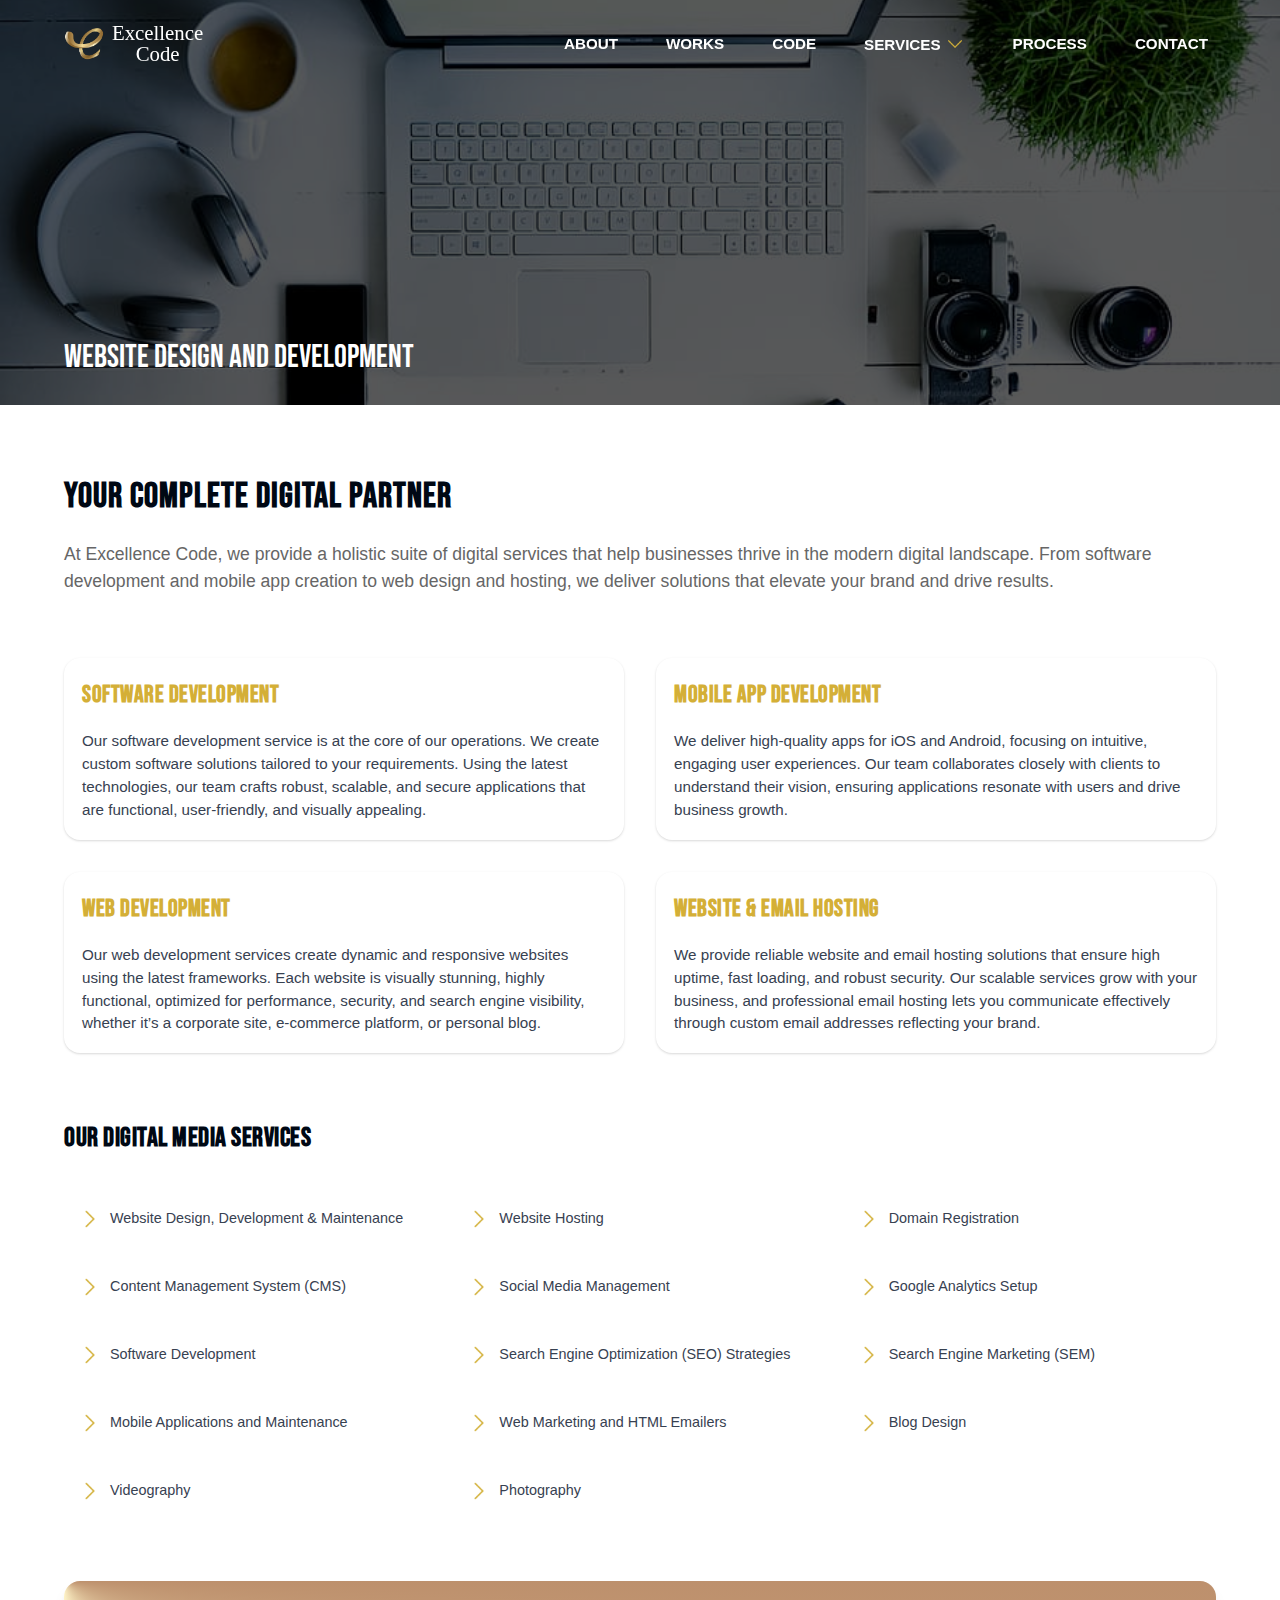
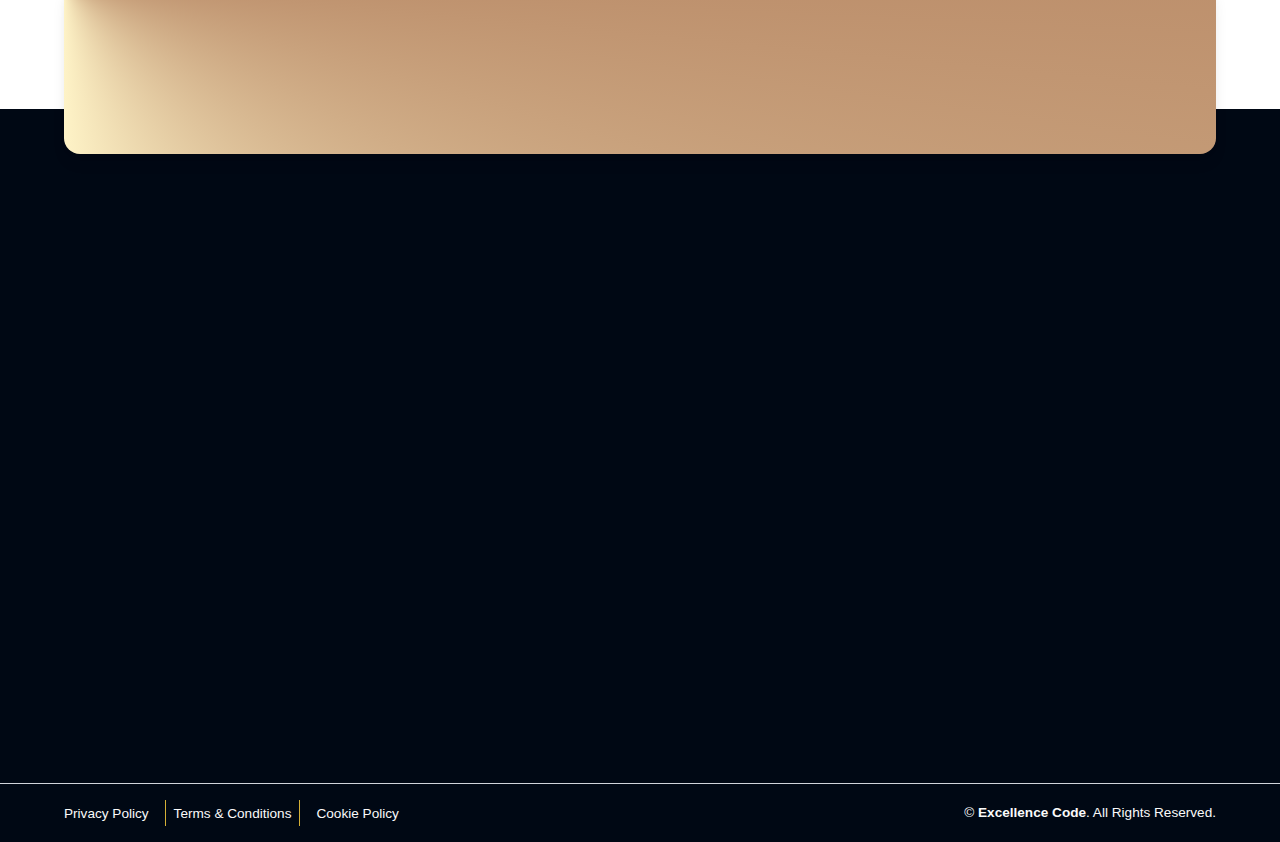
<file: services/website-design-and-development.html>
<!DOCTYPE html>
<html lang="en">
  <head>
    <meta charset="UTF-8" />
    <meta name="viewport" content="width=device-width, initial-scale=1" />
    <title>Digital Services | Excellence Code</title>
    <link rel="stylesheet" href="../style/main.css" />

    <!-- favicon  -->
    <link rel="icon" href="../assets/favicon.ico" type="image/x-icon" />

    <!-- aos animate  -->
    <link href="https://unpkg.com/aos@2.3.1/dist/aos.css" rel="stylesheet" />
  </head>
  <body>
    <!-- scroll top button  -->
    <button id="scrollTopBtn" class="scroll-top-btn" aria-label="Scroll to top">
      <img src="../assets/arrow.png" alt="scroll button" class="scroll-btn" />
    </button>

    <!-- Navbar -->
    <nav class="navbar1">
      <div class="navbar-container">
        <a href="/" class="logo-link">
          <img src="../assets/logo-black.png" alt="Company Logo" />
          <span class="logo_text"
            >Excellence <br />
            Code</span
          >
        </a>

        <div class="nav-controls">
          <ul class="nav-links" id="navLinks">
            <li><a href="#about">About</a></li>
            <li><a href="#work">Works</a></li>
            <li><a href="#code">Code</a></li>

            <li class="dropdown">
              <button
                class="dropbtn"
                aria-expanded="false"
                aria-controls="servicesSubmenu"
                id="servicesBtn"
              >
                Services
                <img
                  src="../assets/down-arrow.png"
                  alt="dropdown Icon"
                  class="dropdown-arrow"
                />
              </button>
              <ul class="dropdown-content" id="servicesSubmenu">
                <li>
                  <a href="../services/website-design-and-development.html"
                    >Website Design & Development</a
                  >
                </li>
                <li>
                  <a href="../services/creative-design-service.html"
                    >Creative Design Services</a
                  >
                </li>
                <li>
                  <a href="../services/digital-marketing.html"
                    >Digital Marketing & Social Media</a
                  >
                </li>
                <li>
                  <a href="../services/events-organising.html"
                    >Events & Conferences</a
                  >
                </li>
                <li>
                  <a href="../services/analytics.html"
                    >Analytics & Optimization</a
                  >
                </li>
                <li>
                  <a href="../services/email-hosting.html"
                    >Email & Hosting Services</a
                  >
                </li>
              </ul>
            </li>

            <li><a href="../process.html">Process</a></li>
            <li>
              <a href="#contact"> Contact </a>
            </li>
          </ul>

          <!-- Mobile menu button -->
          <button class="menu-toggle" id="menuToggle" aria-label="Toggle menu">
            <img src="../assets/bars.png" alt="menu icon" class="icon-menu" />
          </button>
        </div>
      </div>
    </nav>

    <!-- Mobile Menu -->
    <div
      class="menu-model"
      id="mobileMenu"
      role="dialog"
      aria-modal="true"
      aria-label="Mobile Navigation"
    >
      <nav class="mobile-menu" aria-label="Mobile menu">
        <!-- Header -->
        <div class="menu-header">
          <a href="/" class="logo-link" aria-label="Homepage">
            <img src="../assets/logo-black.png" alt="Company Logo" />
          </a>
          <button class="close-btn" id="closeMenu" aria-label="Close menu">
            <img
              src="../assets/close.png"
              alt="Close Menu Icon"
              class="close-icon"
            />
          </button>
        </div>

        <!-- Menu Content -->
        <div class="menu-content">
          <ul class="nav-menu">
            <li>
              <a href="#hero">
                <img
                  src="../assets/menuIcon/home.png"
                  alt="Home Icon"
                  class="menu-icon"
                />
                Home
              </a>
            </li>
            <li>
              <a href="#about">
                <img
                  src="../assets/menuIcon/about.png"
                  alt="About Icon"
                  class="menu-icon"
                />
                About
              </a>
            </li>
            <li>
              <a href="#work">
                <img
                  src="../assets/menuIcon/work.png"
                  alt="Work Icon"
                  class="menu-icon"
                />
                Work
              </a>
            </li>
            <li>
              <a href="#code">
                <img
                  src="../assets/menuIcon/code.png"
                  alt="Code Icon"
                  class="menu-icon"
                />
                Code
              </a>
            </li>

            <!-- Accordion -->
            <li class="accordion-item">
              <button
                class="dropbtn"
                aria-expanded="false"
                aria-controls="servicesSubmenu"
                id="servicesBtn"
              >
                <span class="menu-down">
                  <img
                    src="../assets/menuIcon/service.png"
                    alt="Services Icon"
                    class="menu-icon service-icon"
                  />
                  Services
                </span>
                <img
                  src="../assets/menuIcon/down.png"
                  alt="Dropdown Arrow Icon"
                  class="menu-icon dropdown-arrow"
                />
              </button>

              <ul class="dropdown-menu-content" id="servicesSubmenu" hidden>
                <li>
                  <a href="../services/website-design-and-development.html">
                    <img
                      src="../assets/down-arrow.png"
                      alt="arrow logo"
                      class="arrow-logo"
                    />
                    Website Design & Development
                  </a>
                </li>
                <li>
                  <a href="../services/creative-design-service.html">
                    <img
                      src="../assets/down-arrow.png"
                      alt="arrow logo"
                      class="arrow-logo"
                    />
                    Creative Design Services
                  </a>
                </li>
                <li>
                  <a href="../services/digital-marketing.html">
                    <img
                      src="../assets/down-arrow.png"
                      alt="arrow logo"
                      class="arrow-logo"
                    />
                    Digital Marketing & Social Media
                  </a>
                </li>
                <li>
                  <a href="../services/events-organising.html">
                    <img
                      src="../assets/down-arrow.png"
                      alt="arrow logo"
                      class="arrow-logo"
                    />
                    Events & Conferences
                  </a>
                </li>
                <li>
                  <a href="../services/analytics.html">
                    <img
                      src="../assets/down-arrow.png"
                      alt="arrow logo"
                      class="arrow-logo"
                    />
                    Analytics & Optimization
                  </a>
                </li>
                <li>
                  <a href="../services/email-hosting.html">
                    <img
                      src="../assets/down-arrow.png"
                      alt="arrow logo"
                      class="arrow-logo"
                    />
                    Email & Hosting Services
                  </a>
                </li>
              </ul>
            </li>

            <li>
              <a href="../process.html">
                <img
                  src="../assets/menuIcon/process.png"
                  alt="Process Icon"
                  class="menu-icon"
                />
                Process
              </a>
            </li>
            <li>
              <a href="#contact">
                <img
                  src="../assets/menuIcon/contact.png"
                  alt="arrow logo"
                  class="arrow-logo"
                />
                Contact
              </a>
            </li>
          </ul>

          <!-- Social Icons -->
          <div class="social-container">
            <h1 class="social-content">follow us</h1>
            <div
              class="social-icons"
              role="navigation"
              aria-label="Social media"
            >
              <a
                href="https://wa.me/your-number"
                class="whatsapp"
                aria-label="WhatsApp"
              >
                <img
                  src="../assets/socialIcon/whatsapp.png"
                  alt="WhatsApp Icon"
                />
              </a>
              <a
                href="https://facebook.com/yourprofile"
                class="facebook"
                aria-label="Facebook"
              >
                <img
                  src="../assets/socialIcon/facebook.png"
                  alt="Facebook Icon"
                />
              </a>
              <a
                href="https://twitter.com/yourprofile"
                class="twitter"
                aria-label="Twitter"
              >
                <img src="../assets/socialIcon/x.png" alt="Twitter (X) Icon" />
              </a>
              <a
                href="https://instagram.com/yourprofile"
                class="instagram"
                aria-label="Instagram"
              >
                <img
                  src="../assets/socialIcon/instagram.png"
                  alt="Instagram Icon"
                />
              </a>
            </div>
          </div>
        </div>
      </nav>
    </div>

    <!-- Banner Section -->
    <div class="banner__section">
      <div class="banner__container">
        <h1 class="banner__text">Website Design and Development</h1>
      </div>
    </div>

    <section class="digital-presence">
      <div class="container">
        <!-- Intro -->
        <div class="digital-presence__intro">
          <h2 class="digital-presence__title">Your Complete Digital Partner</h2>
          <p class="digital-presence__subtitle">
            At Excellence Code, we provide a holistic suite of digital services
            that help businesses thrive in the modern digital landscape. From
            software development and mobile app creation to web design and
            hosting, we deliver solutions that elevate your brand and drive
            results.
          </p>
        </div>

        <!-- Core Offerings -->
        <div class="digital-presence__core">
          <div class="core-offering">
            <h3 class="core-offering__title">Software Development</h3>
            <p class="core-offering__text">
              Our software development service is at the core of our operations.
              We create custom software solutions tailored to your requirements.
              Using the latest technologies, our team crafts robust, scalable,
              and secure applications that are functional, user-friendly, and
              visually appealing.
            </p>
          </div>

          <div class="core-offering">
            <h3 class="core-offering__title">Mobile App Development</h3>
            <p class="core-offering__text">
              We deliver high-quality apps for iOS and Android, focusing on
              intuitive, engaging user experiences. Our team collaborates
              closely with clients to understand their vision, ensuring
              applications resonate with users and drive business growth.
            </p>
          </div>

          <div class="core-offering">
            <h3 class="core-offering__title">Web Development</h3>
            <p class="core-offering__text">
              Our web development services create dynamic and responsive
              websites using the latest frameworks. Each website is visually
              stunning, highly functional, optimized for performance, security,
              and search engine visibility, whether it’s a corporate site,
              e-commerce platform, or personal blog.
            </p>
          </div>

          <div class="core-offering">
            <h3 class="core-offering__title">Website & Email Hosting</h3>
            <p class="core-offering__text">
              We provide reliable website and email hosting solutions that
              ensure high uptime, fast loading, and robust security. Our
              scalable services grow with your business, and professional email
              hosting lets you communicate effectively through custom email
              addresses reflecting your brand.
            </p>
          </div>
        </div>

        <!-- Services List -->
        <div class="digital-presence__services-list">
          <h3 class="services-list__title">Our Digital Media Services</h3>
          <ul class="services-list__items">
            <li class="services-list__item">
              <img
                src="../assets/down-arrow.png"
                alt="arrow"
                class="arrow-logo"
              />
              Website Design, Development & Maintenance
            </li>
            <li class="services-list__item">
              <img
                src="../assets/down-arrow.png"
                alt="arrow"
                class="arrow-logo"
              />
              Website Hosting
            </li>
            <li class="services-list__item">
              <img
                src="../assets/down-arrow.png"
                alt="arrow"
                class="arrow-logo"
              />
              Domain Registration
            </li>
            <li class="services-list__item">
              <img
                src="../assets/down-arrow.png"
                alt="arrow"
                class="arrow-logo"
              />
              Content Management System (CMS)
            </li>
            <li class="services-list__item">
              <img
                src="../assets/down-arrow.png"
                alt="arrow"
                class="arrow-logo"
              />
              Social Media Management
            </li>
            <li class="services-list__item">
              <img
                src="../assets/down-arrow.png"
                alt="arrow"
                class="arrow-logo"
              />
              Google Analytics Setup
            </li>
            <li class="services-list__item">
              <img
                src="../assets/down-arrow.png"
                alt="arrow"
                class="arrow-logo"
              />
              Software Development
            </li>
            <li class="services-list__item">
              <img
                src="../assets/down-arrow.png"
                alt="arrow"
                class="arrow-logo"
              />
              Search Engine Optimization (SEO) Strategies
            </li>
            <li class="services-list__item">
              <img
                src="../assets/down-arrow.png"
                alt="arrow"
                class="arrow-logo"
              />
              Search Engine Marketing (SEM)
            </li>
            <li class="services-list__item">
              <img
                src="../assets/down-arrow.png"
                alt="arrow"
                class="arrow-logo"
              />
              Mobile Applications and Maintenance
            </li>
            <li class="services-list__item">
              <img
                src="../assets/down-arrow.png"
                alt="arrow"
                class="arrow-logo"
              />
              Web Marketing and HTML Emailers
            </li>
            <li class="services-list__item">
              <img
                src="../assets/down-arrow.png"
                alt="arrow"
                class="arrow-logo"
              />
              Blog Design
            </li>
            <li class="services-list__item">
              <img
                src="../assets/down-arrow.png"
                alt="arrow"
                class="arrow-logo"
              />
              Videography
            </li>
            <li class="services-list__item">
              <img
                src="../assets/down-arrow.png"
                alt="arrow"
                class="arrow-logo"
              />
              Photography
            </li>
          </ul>
        </div>
      </div>
    </section>

    <!-- footer section -->
    <footer class="footer">
      <div class="footer-container">
        <!-- Newsletter Section -->
        <section class="newsletter-section">
          <div class="newsletter-container">
            <div class="newsletter-text" data-aos="flip-left">
              <h1>SUBSCRIBE TO OUR NEWSLETTER!</h1>
              <p>Get notified about news, webinars, & more</p>
            </div>
            <form
              data-aos="slide-left"
              class="newsletter-form"
              action="#"
              method="post"
            >
              <div class="input-wrapper">
                <!-- <span class="icon">
                  <img src="../assets/contactIcon/email.png" alt="Email icon" />
                </span> -->
                <input
                  type="email"
                  name="email"
                  data-aos="zoom-in"
                  placeholder="Your email address"
                  required
                />
              </div>
              <button type="submit" data-aos="zoom-in">Subscribe</button>
            </form>
          </div>
        </section>

        <div class="footer-top">
          <!-- Company Info -->
          <div class="footer-company">
            <div data-aos="flip-right" class="company-brand">
              <a href="/" class="footer-company__logo">
                <img src="../assets/logo-black.png" alt="Company Logo" />
                <span class="logo_text"
                  >Excellence <br />
                  Code</span
                >
              </a>
            </div>
            <p class="footer-company__text" data-aos="zoom-in-up">
              We deliver custom software, web, and mobile solutions that are
              efficient, scalable, and tailored to help your business grow.
            </p>

            <!-- Social Media -->
            <div class="footer-section">
              <ul class="footer-social" data-aos="zoom-in-up">
                <li>
                  <a
                    href="https://wa.me/your-number"
                    target="_blank"
                    rel="noopener noreferrer"
                  >
                    <img
                      class="social-icon"
                      src="../assets/socialIcon/whatsapp.png"
                      alt="WhatsApp"
                    />
                  </a>
                </li>
                <li>
                  <a
                    href="https://facebook.com/yourprofile"
                    target="_blank"
                    rel="noopener noreferrer"
                  >
                    <img
                      class="social-icon"
                      src="../assets/socialIcon/facebook.png"
                      alt="Facebook"
                    />
                  </a>
                </li>
                <li>
                  <a
                    href="https://twitter.com/yourprofile"
                    target="_blank"
                    rel="noopener noreferrer"
                  >
                    <img
                      class="social-icon"
                      src="../assets/socialIcon/x.png"
                      alt="Twitter"
                    />
                  </a>
                </li>
                <li>
                  <a
                    href="https://instagram.com/yourprofile"
                    target="_blank"
                    rel="noopener noreferrer"
                  >
                    <img
                      class="social-icon"
                      src="../assets/socialIcon/instagram.png"
                      alt="Instagram"
                    />
                  </a>
                </li>
              </ul>
            </div>
          </div>

          <!-- Footer Links -->
          <div class="footer-section" id="footer">
            <h3 class="footer-section__title" data-aos="flip-right">
              Quick Links
            </h3>
            <ul class="footer-links" data-aos="zoom-in-up">
              <li>
                <a href="#about">
                  <img
                    src="../assets/down-arrow.png"
                    alt="arrow logo"
                    class="arrow-logo"
                  />
                  About
                </a>
              </li>
              <li>
                <a href="#work">
                  <img
                    src="../assets/down-arrow.png"
                    alt="arrow logo"
                    class="arrow-logo"
                  />
                  Works
                </a>
              </li>
              <li>
                <a href="#code">
                  <img
                    src="../assets/down-arrow.png"
                    alt="arrow logo"
                    class="arrow-logo"
                  />
                  Code
                </a>
              </li>
              <li>
                <a href="#about">
                  <img
                    src="../assets/down-arrow.png"
                    alt="arrow logo"
                    class="arrow-logo"
                  />
                  Service
                </a>
              </li>
              <li>
                <a href="../process.html">
                  <img
                    src="../assets/down-arrow.png"
                    alt="arrow logo"
                    class="arrow-logo"
                  />
                  Process
                </a>
              </li>
              <li>
                <a href="#contact">
                  <img
                    src="../assets/down-arrow.png"
                    alt="arrow logo"
                    class="arrow-logo"
                  />
                  Contact
                </a>
              </li>
            </ul>
          </div>

          <!-- 🔔 Services Section -->
          <div class="footer-section">
            <h3 class="footer-section__title" data-aos="flip-right">
              Services
            </h3>
            <ul class="footer-links" data-aos="zoom-in-up">
              <li>
                <a href="../services/website-design-and-development.html">
                  <img
                    src="../assets/down-arrow.png"
                    alt="arrow logo"
                    class="arrow-logo"
                  />
                  Website Design & Development
                </a>
              </li>
              <li>
                <a href="../services/creative-design-service.html">
                  <img
                    src="../assets/down-arrow.png"
                    alt="arrow logo"
                    class="arrow-logo"
                  />
                  Creative Design Services
                </a>
              </li>
              <li>
                <a href="../services/digital-marketing.html">
                  <img
                    src="../assets/down-arrow.png"
                    alt="arrow logo"
                    class="arrow-logo"
                  />
                  Digital Marketing & Social Media
                </a>
              </li>
              <li>
                <a href="../services/events-organising.html">
                  <img
                    src="../assets/down-arrow.png"
                    alt="arrow logo"
                    class="arrow-logo"
                  />
                  Events & Conferences
                </a>
              </li>
              <li>
                <a href="../services/analytics.html">
                  <img
                    src="../assets/down-arrow.png"
                    alt="arrow logo"
                    class="arrow-logo"
                  />
                  Analytics & Optimization
                </a>
              </li>
              <li>
                <a href="../services/email-hosting.html">
                  <img
                    src="../assets/down-arrow.png"
                    alt="arrow logo"
                    class="arrow-logo"
                  />
                  Email & Hosting Services
                </a>
              </li>
            </ul>
          </div>

          <!-- 🔔 contact Section -->
          <div class="footer-section info">
            <div class="footer-section">
              <h3 class="footer-section__title" data-aos="flip-right">
                Information
              </h3>

              <ul data-aos="zoom-in-up" class="footer-links contact-info">
                <li>
                  <a href="tel:+971552440610">
                    <img
                      src="../assets/contactIcon/mobile.png"
                      alt="Phone icon"
                    />
                    <span>+971-552440610</span>
                  </a>
                </li>
                <li>
                  <a href="mailto:info@excellencecode.com">
                    <img
                      src="../assets/contactIcon/email.png"
                      alt="Email icon"
                    />
                    <span>info@excellencecode.com</span>
                  </a>
                </li>
                <li>
                  <a
                    href="https://goo.gl/maps/your-location"
                    target="_blank"
                    rel="noopener noreferrer"
                  >
                    <img
                      src="../assets/contactIcon/location-pin.png"
                      alt="Location icon"
                    />
                    <span>
                      706, Sobha Ivory 2, Alama'al Street, Business Bay, Dubai,
                      UAE
                    </span>
                  </a>
                </li>
              </ul>
            </div>
            <!-- 🔔 Opening Hours -->
            <div class="opening-hours" data-aos="zoom-in-up">
              <h4 class="footer-subtitle">Opening Hours</h4>
              <ul class="footer-links">
                <li><span>Monday – Saturday:</span> 8:30 AM – 5:00 PM</li>
                <li><span>Sunday:</span> Closed</li>
              </ul>
            </div>
          </div>
        </div>
      </div>

      <div class="footer-bottom-container">
        <div class="footer-bottom">
          <!-- Legal Links -->

          <div class="footer-legal">
            <ul class="legal-links">
              <li><a href="/privacy-policy.html">Privacy Policy</a></li>
              <li>
                <a href="/terms-and-conditions.html">Terms & Conditions</a>
              </li>
              <li><a href="/cookie-policy.html">Cookie Policy</a></li>
            </ul>
          </div>
          <!-- Copyright -->
          <p class="footer-copy">
            © <span id="currentYear"></span> <a href="/">Excellence Code</a>.
            All Rights Reserved.
          </p>
        </div>
      </div>
    </footer>
    <script type="module" src="../js/main.js"></script>
    <script src="https://unpkg.com/aos@2.3.1/dist/aos.js"></script>

    <!-- MyLiveChat Integration -->
    <script type="text/javascript">
      function add_chatinline() {
        var hccid = 41780128;
        var nt = document.createElement("script");
        nt.async = true;
        nt.src = "https://mylivechat.com/chatinline.aspx?hccid=" + hccid;
        var ct = document.getElementsByTagName("script")[0];
        ct.parentNode.insertBefore(nt, ct);
      }
      add_chatinline();
    </script>
  </body>
</html>
</file>
<file: style/main.css>
/* Import font from Google Fonts */
@import url("https://fonts.googleapis.com/css2?family=Bebas+Neue&display=swap");
.navbar {
  color: #000814;
  transition: all 0.5s ease;
  position: fixed;
  top: 0;
  z-index: 999;
  width: 100vw;
}
.navbar.scrolled {
  background-color: white;
  box-shadow: 0 25px 50px -12px rgba(0, 0, 0, 0.25);
  border-radius: 0;
}
.navbar .navbar-container {
  width: 90vw;
  margin-inline: auto;
  display: flex;
  align-items: center;
  justify-content: space-between;
  height: 5.5rem;
}
@media (min-width: 80.1rem) {
  .navbar .navbar-container {
    width: 80.77vw;
    max-width: 1413px;
  }
}
.navbar .navbar-container .logo-link {
  display: flex;
  align-items: center;
  gap: 0.5rem;
  transition: all 0.5s ease;
}
.navbar .navbar-container .logo-link img {
  width: 2.5rem;
  height: 2.5rem;
  object-fit: contain;
}
.navbar .navbar-container .logo-link .logo_text {
  font-weight: 500;
  font-size: 1.3rem;
  color: #000814;
  text-transform: capitalize;
  font-family: serif;
  text-align: center;
  line-height: 1;
}
.navbar .navbar-container .logo-link:hover {
  transform: scale(1.1);
}
.navbar .navbar-container .logo-link:hover .logo_text {
  color: #d4af37;
}
.navbar .navbar-container .nav-links {
  display: none;
  list-style: none;
  position: relative;
}
@media (min-width: 64rem) {
  .navbar .navbar-container .nav-links {
    display: flex;
    gap: 2rem;
    align-items: center;
  }
}
.navbar .navbar-container .nav-links li {
  position: relative;
}
.navbar .navbar-container .nav-links li a,
.navbar .navbar-container .nav-links li .dropbtn {
  text-transform: uppercase;
  font-size: 0.95rem;
  font-weight: 600;
  cursor: pointer;
  color: #000814;
  transition: color 0.3s ease;
  padding: 0.25rem 0.5rem;
  text-decoration: none;
  background: none;
  border: none;
  display: flex;
  align-items: center;
  gap: 0.25rem;
}
.navbar .navbar-container .nav-links li a:hover,
.navbar .navbar-container .nav-links li .dropbtn:hover {
  color: #d4af37;
  outline: none;
}
.navbar .navbar-container .nav-links li a .dropdown-arrow,
.navbar .navbar-container .nav-links li .dropbtn .dropdown-arrow {
  width: 20px;
  height: 20px;
  object-fit: contain;
  transition: transform 0.3s ease;
  filter: brightness(0) saturate(100%) invert(97%) sepia(97%) saturate(3049%) hue-rotate(325deg) brightness(87%) contrast(88%);
}
.navbar .navbar-container .nav-links li a::after,
.navbar .navbar-container .nav-links li .dropbtn::after {
  content: "";
  position: absolute;
  left: 0;
  right: 100%;
  bottom: -3px;
  height: 2px;
  background: #d4af37;
  transition: right 0.35s ease;
}
.navbar .navbar-container .nav-links li a:hover::after,
.navbar .navbar-container .nav-links li .dropbtn:hover::after {
  right: 0;
}
.navbar .navbar-container .nav-links .dropdown-content {
  display: grid;
  grid-template-columns: repeat(2, 1fr);
  gap: 0.5rem;
  position: absolute;
  top: 100%;
  left: -250%;
  background: #fff;
  box-shadow: 0 10px 15px -3px rgba(0, 0, 0, 0.1), 0 4px 6px -2px rgba(0, 0, 0, 0.05);
  list-style: none;
  width: 600px;
  max-width: 90vw;
  padding: 1rem;
  border-radius: 6px;
  z-index: 1000;
  opacity: 0;
  transform: translateY(10px);
  pointer-events: none;
  transition: opacity 0.3s ease, transform 0.3s ease;
}
@media (min-width: 80.1rem) {
  .navbar .navbar-container .nav-links .dropdown-content {
    left: -200%;
  }
}
.navbar .navbar-container .nav-links .dropdown-content a {
  border-radius: 4px;
  padding: 0.5rem;
  font-size: 0.8rem;
  width: 100%;
  transition: background-color 0.3s ease, color 0.3s ease;
}
.navbar .navbar-container .nav-links .dropdown-content a:hover, .navbar .navbar-container .nav-links .dropdown-content a:focus {
  background: rgba(212, 175, 55, 0.08);
  color: #d4af37;
}
.navbar .navbar-container .nav-links .dropdown:hover .dropbtn {
  color: #d4af37;
}
.navbar .navbar-container .nav-links .dropdown:hover .dropdown-content {
  opacity: 1;
  transform: translateY(4px);
  pointer-events: auto;
}
.navbar .navbar-container .nav-controls {
  display: flex;
  align-items: center;
  gap: 1rem;
}
.navbar .navbar-container .nav-controls .menu-toggle {
  background: none;
  border: none;
  cursor: pointer;
}
.navbar .navbar-container .nav-controls .menu-toggle img.icon-menu {
  width: 1.5rem;
  height: 1.5rem;
  transition: transform 0.3s ease;
  filter: brightness(0) saturate(100%) invert(97%) sepia(97%) saturate(3049%) hue-rotate(325deg) brightness(87%) contrast(88%);
}
.navbar .navbar-container .nav-controls .menu-toggle:hover img.icon-menu, .navbar .navbar-container .nav-controls .menu-toggle:focus img.icon-menu {
  transform: scale(1.1);
}
@media (min-width: 64rem) {
  .navbar .navbar-container .nav-controls .menu-toggle {
    display: none;
  }
}

/* Mobile Menu */
.menu-model {
  position: fixed;
  inset: 0;
  width: 100vw;
  height: 100vh;
  z-index: 99999;
  background-color: rgba(0, 0, 0, 0.5);
  backdrop-filter: blur(6px);
  opacity: 0;
  visibility: hidden;
  transition: opacity 0.3s ease;
}
.menu-model.active {
  opacity: 1;
  visibility: visible;
}
.menu-model.active .mobile-menu {
  transform: translateX(0);
}
.menu-model .mobile-menu {
  position: relative;
  float: right;
  width: 80%;
  max-width: 320px;
  height: 100%;
  background: #ffffff;
  box-shadow: 0 10px 15px -3px rgba(0, 0, 0, 0.1), 0 4px 6px -2px rgba(0, 0, 0, 0.05);
  overflow-y: auto;
  transition: transform 0.3s ease-in-out;
  transform: translateX(100%);
}
.menu-model .mobile-menu .menu-header {
  display: flex;
  align-items: center;
  justify-content: space-between;
  box-shadow: 0 10px 15px -3px rgba(0, 0, 0, 0.1), 0 4px 6px -2px rgba(0, 0, 0, 0.05);
  height: 5.5rem;
  padding: 1.5rem;
}
.menu-model .mobile-menu .menu-header .logo-link img {
  width: 2.5rem;
  height: 2.5rem;
  object-fit: contain;
}
.menu-model .mobile-menu .menu-header .close-btn {
  display: grid;
  place-items: center;
  width: 2rem;
  height: 2rem;
  background: #d4af37;
  border-radius: 6px;
  border: none;
  cursor: pointer;
  transition: all 0.3s ease;
}
.menu-model .mobile-menu .menu-header .close-btn img {
  width: 0.9rem;
  height: 0.9rem;
}
.menu-model .mobile-menu .menu-header .close-btn:hover, .menu-model .mobile-menu .menu-header .close-btn:focus {
  transform: scale(1.1);
  box-shadow: 0 10px 15px -3px rgba(0, 0, 0, 0.1), 0 4px 6px -2px rgba(0, 0, 0, 0.05);
  outline: none;
}
.menu-model .mobile-menu .menu-content {
  display: flex;
  flex-direction: column;
  justify-content: space-between;
  height: 98%;
  padding-top: 5.5rem;
  padding-bottom: 1.5rem;
  margin-top: -5.5rem;
}
.menu-model .mobile-menu .menu-content .nav-menu {
  list-style: none;
  padding: 0.5rem;
}
.menu-model .mobile-menu .menu-content .nav-menu li img {
  width: 1.5rem;
  height: 1.5rem;
}
.menu-model .mobile-menu .menu-content .nav-menu li a,
.menu-model .mobile-menu .menu-content .nav-menu li .dropbtn {
  display: inline-flex;
  align-items: center;
  gap: 1rem;
  width: 100%;
  padding: 0.75rem 1rem;
  font-size: 0.75rem;
  color: #000814;
  text-transform: uppercase;
  border-bottom: 1px solid #d1d5db;
  border-radius: 6px;
  text-decoration: none;
  cursor: pointer;
  transition: all 0.5s ease;
}
.menu-model .mobile-menu .menu-content .nav-menu li a:hover, .menu-model .mobile-menu .menu-content .nav-menu li a:focus,
.menu-model .mobile-menu .menu-content .nav-menu li .dropbtn:hover,
.menu-model .mobile-menu .menu-content .nav-menu li .dropbtn:focus {
  background: #d4af37;
  color: #fff;
}
.menu-model .mobile-menu .menu-content .nav-menu li a:hover .menu-icon, .menu-model .mobile-menu .menu-content .nav-menu li a:focus .menu-icon,
.menu-model .mobile-menu .menu-content .nav-menu li .dropbtn:hover .menu-icon,
.menu-model .mobile-menu .menu-content .nav-menu li .dropbtn:focus .menu-icon {
  filter: brightness(0) saturate(100%) invert(100%) sepia(64%) saturate(7%) hue-rotate(175deg) brightness(115%) contrast(100%);
}
.menu-model .mobile-menu .menu-content .nav-menu li .dropbtn {
  justify-content: space-between;
}
.menu-model .mobile-menu .menu-content .nav-menu li .menu-down {
  display: flex;
  align-items: center;
  gap: 1rem;
}
.menu-model .mobile-menu .menu-content .nav-menu .dropdown-menu-content {
  display: none;
  background: #f3f4f6;
  border-radius: 6px;
}
.menu-model .mobile-menu .menu-content .nav-menu .dropdown-menu-content li a {
  font-size: 0.8rem;
  color: #000814;
  transition: all 0.3s ease;
  border-bottom: 1px solid #d1d5db;
  text-transform: capitalize;
  border-radius: 0;
  padding-left: 1.5rem;
}
.menu-model .mobile-menu .menu-content .nav-menu .dropdown-menu-content li a .arrow-logo {
  width: 12px;
  height: 12px;
  rotate: 270deg;
}
.menu-model .mobile-menu .menu-content .nav-menu .dropdown-menu-content li a:hover, .menu-model .mobile-menu .menu-content .nav-menu .dropdown-menu-content li a:focus {
  background: rgba(0, 123, 255, 0.1);
  color: #d4af37;
}
.menu-model .mobile-menu .menu-content .nav-menu .dropdown-menu-content li:last-child a {
  border-bottom-color: transparent;
}
.menu-model .mobile-menu .menu-content .nav-menu .accordion-item.open {
  background: #d4af37;
  border-radius: 6px;
}
.menu-model .mobile-menu .menu-content .nav-menu .accordion-item.open .dropdown-menu-content {
  display: block;
}
.menu-model .mobile-menu .menu-content .nav-menu .accordion-item.open .dropdown-arrow {
  transform: rotate(180deg);
  transition: all 0.5s ease;
}
.menu-model .mobile-menu .menu-content .nav-menu .accordion-item.open .dropbtn {
  border-bottom-left-radius: 0;
  border-bottom-right-radius: 0;
  border: 0;
}
.menu-model .mobile-menu .menu-content .nav-menu .accordion-item.open .menu-down {
  color: #ffffff;
}
.menu-model .mobile-menu .menu-content .nav-menu .accordion-item.open .menu-down .service-icon {
  filter: brightness(0) saturate(100%) invert(100%) sepia(64%) saturate(7%) hue-rotate(175deg) brightness(115%) contrast(100%);
}
.menu-model .mobile-menu .menu-content .social-container {
  padding: 0.5rem;
}
.menu-model .mobile-menu .menu-content .social-container .social-content {
  font-weight: bold;
  text-transform: capitalize;
  font-size: 1rem;
  color: #d4af37;
  padding-left: 0.5rem;
  border-bottom: 1px solid rgba(209, 213, 219, 0.4);
}
.menu-model .mobile-menu .menu-content .social-container .social-icons {
  margin-top: 1rem;
  display: flex;
  align-items: center;
  justify-content: space-around;
}
.menu-model .mobile-menu .menu-content .social-container .social-icons a {
  border: 1px solid rgba(209, 213, 219, 0.4);
  border-radius: 6px;
  background: #d4af37;
}
.menu-model .mobile-menu .menu-content .social-container .social-icons a img {
  padding: 0.5rem;
  width: 2.5rem;
  height: 2.5rem;
  display: grid;
  place-items: center;
  transition: all 0.3s ease;
  filter: brightness(0) saturate(100%) invert(100%) sepia(64%) saturate(7%) hue-rotate(175deg) brightness(115%) contrast(100%);
}
.menu-model .mobile-menu .menu-content .social-container .social-icons a:hover {
  scale: 1.1;
}

.navbar1 {
  color: #000814;
  transition: all 0.5s ease;
  position: fixed;
  top: 0;
  z-index: 999;
  width: 100vw;
}
.navbar1.scrolled {
  background-color: #000814;
  box-shadow: 0 25px 50px -12px rgba(0, 0, 0, 0.25);
  border-radius: 0;
}
.navbar1 .navbar-container {
  width: 90vw;
  margin-inline: auto;
  display: flex;
  align-items: center;
  justify-content: space-between;
  height: 5.5rem;
}
@media (min-width: 80.1rem) {
  .navbar1 .navbar-container {
    width: 80.77vw;
    max-width: 1413px;
  }
}
.navbar1 .navbar-container .logo-link {
  display: flex;
  align-items: center;
  gap: 0.5rem;
  transition: all 0.5s ease;
}
.navbar1 .navbar-container .logo-link img {
  width: 2.5rem;
  height: 2.5rem;
  object-fit: contain;
}
.navbar1 .navbar-container .logo-link .logo_text {
  font-weight: 500;
  font-size: 1.3rem;
  color: #ffffff;
  text-transform: capitalize;
  font-family: serif;
  text-align: center;
  line-height: 1;
}
.navbar1 .navbar-container .logo-link:hover {
  transform: scale(1.1);
}
.navbar1 .navbar-container .logo-link:hover .logo_text {
  color: #d4af37;
}
.navbar1 .navbar-container .nav-links {
  display: none;
  list-style: none;
  position: relative;
}
@media (min-width: 64rem) {
  .navbar1 .navbar-container .nav-links {
    display: flex;
    gap: 2rem;
    align-items: center;
  }
}
.navbar1 .navbar-container .nav-links li {
  position: relative;
}
.navbar1 .navbar-container .nav-links li a,
.navbar1 .navbar-container .nav-links li .dropbtn {
  text-transform: uppercase;
  font-size: 0.95rem;
  font-weight: 600;
  cursor: pointer;
  color: #ffffff;
  transition: color 0.3s ease;
  padding: 0.25rem 0.5rem;
  text-decoration: none;
  background: none;
  border: none;
  display: flex;
  align-items: center;
  gap: 0.25rem;
}
.navbar1 .navbar-container .nav-links li a:hover,
.navbar1 .navbar-container .nav-links li .dropbtn:hover {
  color: #d4af37;
  outline: none;
}
.navbar1 .navbar-container .nav-links li a .dropdown-arrow,
.navbar1 .navbar-container .nav-links li .dropbtn .dropdown-arrow {
  width: 20px;
  height: 20px;
  object-fit: contain;
  transition: transform 0.3s ease;
  filter: brightness(0) saturate(100%) invert(97%) sepia(97%) saturate(3049%) hue-rotate(325deg) brightness(87%) contrast(88%);
}
.navbar1 .navbar-container .nav-links li a::after,
.navbar1 .navbar-container .nav-links li .dropbtn::after {
  content: "";
  position: absolute;
  left: 0;
  right: 100%;
  bottom: -3px;
  height: 2px;
  background: #d4af37;
  transition: right 0.35s ease;
}
.navbar1 .navbar-container .nav-links li a:hover::after,
.navbar1 .navbar-container .nav-links li .dropbtn:hover::after {
  right: 0;
}
.navbar1 .navbar-container .nav-links .dropdown-content {
  display: grid;
  grid-template-columns: repeat(2, 1fr);
  gap: 0.5rem;
  position: absolute;
  top: 100%;
  left: -250%;
  background: #fff;
  box-shadow: 0 10px 15px -3px rgba(0, 0, 0, 0.1), 0 4px 6px -2px rgba(0, 0, 0, 0.05);
  list-style: none;
  width: 600px;
  max-width: 90vw;
  padding: 1rem;
  border-radius: 6px;
  z-index: 1000;
  opacity: 0;
  transform: translateY(10px);
  pointer-events: none;
  transition: opacity 0.3s ease, transform 0.3s ease;
}
@media (min-width: 80.1rem) {
  .navbar1 .navbar-container .nav-links .dropdown-content {
    left: -200%;
  }
}
.navbar1 .navbar-container .nav-links .dropdown-content a {
  border-radius: 4px;
  padding: 0.5rem;
  font-size: 0.8rem;
  width: 100%;
  transition: background-color 0.3s ease, color 0.3s ease;
  color: #000814;
}
.navbar1 .navbar-container .nav-links .dropdown-content a:hover, .navbar1 .navbar-container .nav-links .dropdown-content a:focus {
  background: rgba(212, 175, 55, 0.08);
  color: #d4af37;
}
.navbar1 .navbar-container .nav-links .dropdown:hover .dropbtn {
  color: #d4af37;
}
.navbar1 .navbar-container .nav-links .dropdown:hover .dropdown-content {
  opacity: 1;
  transform: translateY(4px);
  pointer-events: auto;
}
.navbar1 .navbar-container .nav-controls {
  display: flex;
  align-items: center;
  gap: 1rem;
}
.navbar1 .navbar-container .nav-controls .menu-toggle {
  background: none;
  border: none;
  cursor: pointer;
}
.navbar1 .navbar-container .nav-controls .menu-toggle img.icon-menu {
  width: 1.5rem;
  height: 1.5rem;
  transition: transform 0.3s ease;
  filter: brightness(0) saturate(100%) invert(97%) sepia(97%) saturate(3049%) hue-rotate(325deg) brightness(87%) contrast(88%);
}
.navbar1 .navbar-container .nav-controls .menu-toggle:hover img.icon-menu, .navbar1 .navbar-container .nav-controls .menu-toggle:focus img.icon-menu {
  transform: scale(1.1);
}
@media (min-width: 64rem) {
  .navbar1 .navbar-container .nav-controls .menu-toggle {
    display: none;
  }
}

/* Mobile Menu */
.menu-model {
  position: fixed;
  inset: 0;
  width: 100vw;
  height: 100vh;
  z-index: 99999;
  background-color: rgba(0, 0, 0, 0.5);
  backdrop-filter: blur(6px);
  opacity: 0;
  visibility: hidden;
  transition: opacity 0.3s ease;
}
.menu-model.active {
  opacity: 1;
  visibility: visible;
}
.menu-model.active .mobile-menu {
  transform: translateX(0);
}
.menu-model .mobile-menu {
  position: relative;
  float: right;
  width: 80%;
  max-width: 320px;
  height: 100%;
  background: #ffffff;
  box-shadow: 0 10px 15px -3px rgba(0, 0, 0, 0.1), 0 4px 6px -2px rgba(0, 0, 0, 0.05);
  overflow-y: auto;
  transition: transform 0.3s ease-in-out;
  transform: translateX(100%);
}
.menu-model .mobile-menu .menu-header {
  display: flex;
  align-items: center;
  justify-content: space-between;
  box-shadow: 0 10px 15px -3px rgba(0, 0, 0, 0.1), 0 4px 6px -2px rgba(0, 0, 0, 0.05);
  height: 5.5rem;
  padding: 1.5rem;
}
.menu-model .mobile-menu .menu-header .logo-link img {
  width: 2.5rem;
  height: 2.5rem;
  object-fit: contain;
}
.menu-model .mobile-menu .menu-header .close-btn {
  display: grid;
  place-items: center;
  width: 2rem;
  height: 2rem;
  background: #d4af37;
  border-radius: 6px;
  border: none;
  cursor: pointer;
  transition: all 0.3s ease;
}
.menu-model .mobile-menu .menu-header .close-btn img {
  width: 0.9rem;
  height: 0.9rem;
}
.menu-model .mobile-menu .menu-header .close-btn:hover, .menu-model .mobile-menu .menu-header .close-btn:focus {
  transform: scale(1.1);
  box-shadow: 0 10px 15px -3px rgba(0, 0, 0, 0.1), 0 4px 6px -2px rgba(0, 0, 0, 0.05);
  outline: none;
}
.menu-model .mobile-menu .menu-content {
  display: flex;
  flex-direction: column;
  justify-content: space-between;
  height: 98%;
  padding-top: 5.5rem;
  padding-bottom: 1.5rem;
  margin-top: -5.5rem;
}
.menu-model .mobile-menu .menu-content .nav-menu {
  list-style: none;
  padding: 0.5rem;
}
.menu-model .mobile-menu .menu-content .nav-menu li img {
  width: 1.5rem;
  height: 1.5rem;
}
.menu-model .mobile-menu .menu-content .nav-menu li a,
.menu-model .mobile-menu .menu-content .nav-menu li .dropbtn {
  display: inline-flex;
  align-items: center;
  gap: 1rem;
  width: 100%;
  padding: 0.75rem 1rem;
  font-size: 0.75rem;
  color: #000814;
  text-transform: uppercase;
  border-bottom: 1px solid #d1d5db;
  border-radius: 6px;
  text-decoration: none;
  cursor: pointer;
  transition: all 0.5s ease;
}
.menu-model .mobile-menu .menu-content .nav-menu li a:hover, .menu-model .mobile-menu .menu-content .nav-menu li a:focus,
.menu-model .mobile-menu .menu-content .nav-menu li .dropbtn:hover,
.menu-model .mobile-menu .menu-content .nav-menu li .dropbtn:focus {
  background: #d4af37;
  color: #fff;
}
.menu-model .mobile-menu .menu-content .nav-menu li a:hover .menu-icon, .menu-model .mobile-menu .menu-content .nav-menu li a:focus .menu-icon,
.menu-model .mobile-menu .menu-content .nav-menu li .dropbtn:hover .menu-icon,
.menu-model .mobile-menu .menu-content .nav-menu li .dropbtn:focus .menu-icon {
  filter: brightness(0) saturate(100%) invert(100%) sepia(64%) saturate(7%) hue-rotate(175deg) brightness(115%) contrast(100%);
}
.menu-model .mobile-menu .menu-content .nav-menu li .dropbtn {
  justify-content: space-between;
}
.menu-model .mobile-menu .menu-content .nav-menu li .menu-down {
  display: flex;
  align-items: center;
  gap: 1rem;
}
.menu-model .mobile-menu .menu-content .nav-menu .dropdown-menu-content {
  display: none;
  background: #f3f4f6;
  border-radius: 6px;
}
.menu-model .mobile-menu .menu-content .nav-menu .dropdown-menu-content li a {
  font-size: 0.8rem;
  color: #000814;
  transition: all 0.3s ease;
  border-bottom: 1px solid #d1d5db;
  text-transform: capitalize;
  border-radius: 0;
  padding-left: 1.5rem;
}
.menu-model .mobile-menu .menu-content .nav-menu .dropdown-menu-content li a .arrow-logo {
  width: 12px;
  height: 12px;
  rotate: 270deg;
}
.menu-model .mobile-menu .menu-content .nav-menu .dropdown-menu-content li a:hover, .menu-model .mobile-menu .menu-content .nav-menu .dropdown-menu-content li a:focus {
  background: rgba(0, 123, 255, 0.1);
  color: #d4af37;
}
.menu-model .mobile-menu .menu-content .nav-menu .dropdown-menu-content li:last-child a {
  border-bottom-color: transparent;
}
.menu-model .mobile-menu .menu-content .nav-menu .accordion-item.open {
  background: #d4af37;
  border-radius: 6px;
}
.menu-model .mobile-menu .menu-content .nav-menu .accordion-item.open .dropdown-menu-content {
  display: block;
}
.menu-model .mobile-menu .menu-content .nav-menu .accordion-item.open .dropdown-arrow {
  transform: rotate(180deg);
  transition: all 0.5s ease;
}
.menu-model .mobile-menu .menu-content .nav-menu .accordion-item.open .dropbtn {
  border-bottom-left-radius: 0;
  border-bottom-right-radius: 0;
  border: 0;
}
.menu-model .mobile-menu .menu-content .nav-menu .accordion-item.open .menu-down {
  color: #ffffff;
}
.menu-model .mobile-menu .menu-content .nav-menu .accordion-item.open .menu-down .service-icon {
  filter: brightness(0) saturate(100%) invert(100%) sepia(64%) saturate(7%) hue-rotate(175deg) brightness(115%) contrast(100%);
}
.menu-model .mobile-menu .menu-content .social-container {
  padding: 0.5rem;
}
.menu-model .mobile-menu .menu-content .social-container .social-content {
  font-weight: bold;
  text-transform: capitalize;
  font-size: 1rem;
  color: #d4af37;
  padding-left: 0.5rem;
  border-bottom: 1px solid rgba(209, 213, 219, 0.4);
}
.menu-model .mobile-menu .menu-content .social-container .social-icons {
  margin-top: 1rem;
  display: flex;
  align-items: center;
  justify-content: space-around;
}
.menu-model .mobile-menu .menu-content .social-container .social-icons a {
  border: 1px solid rgba(209, 213, 219, 0.4);
  border-radius: 6px;
  background: #d4af37;
}
.menu-model .mobile-menu .menu-content .social-container .social-icons a img {
  padding: 0.5rem;
  width: 2.5rem;
  height: 2.5rem;
  display: grid;
  place-items: center;
  transition: all 0.3s ease;
  filter: brightness(0) saturate(100%) invert(100%) sepia(64%) saturate(7%) hue-rotate(175deg) brightness(115%) contrast(100%);
}
.menu-model .mobile-menu .menu-content .social-container .social-icons a:hover {
  scale: 1.1;
}

.hero {
  position: relative;
  padding-top: 5rem;
  display: grid;
  place-items: center;
}
@media (min-width: 64rem) {
  .hero {
    background-position: right;
  }
}
.hero .hero-container {
  position: relative;
  width: 90vw;
}
@media (min-width: 80.1rem) {
  .hero .hero-container {
    width: 80.77vw;
    max-width: 1413px;
  }
}
.hero .hero-container .hero-header {
  display: flex;
  flex-direction: column-reverse;
  gap: 2rem;
  align-items: center;
  padding: 4rem 0;
}
@media (min-width: 64rem) {
  .hero .hero-container .hero-header {
    flex-direction: row;
    justify-content: space-between;
  }
}
.hero .hero-container .hero-header .hero-left {
  display: flex;
  flex-direction: column;
  justify-content: center;
}
.hero .hero-container .hero-header .description {
  text-align: left;
  line-height: 1.5;
  max-width: auto;
}
@media (min-width: 64rem) {
  .hero .hero-container .hero-header .description {
    max-width: 400px;
    font-size: 1.3rem;
  }
}
.hero .hero-container .hero-header .description p {
  font-size: 1rem;
  color: #374151;
  margin-bottom: 1.2rem;
}
@media (min-width: 48rem) {
  .hero .hero-container .hero-header .description p {
    font-size: 1.3rem;
  }
}
.hero .hero-container .hero-header .read-more-group {
  display: flex;
  align-items: center;
}
.hero .hero-container .hero-header .read-more-btn {
  background-color: #ffffff;
  color: #000814;
  padding: 0 35px;
  display: grid;
  place-items: center;
  min-height: 50px;
  border-radius: 9999px;
  text-transform: capitalize;
  font-weight: bold;
  font-size: 0.8rem;
  border: 2px solid rgba(244, 231, 177, 0.8);
  text-decoration: none;
  transition: all 0.3s ease;
  cursor: pointer;
}
@media (min-width: 48rem) {
  .hero .hero-container .hero-header .read-more-btn {
    font-size: 1.3rem;
  }
}
.hero .hero-container .hero-header .read-more-btn:hover {
  background-color: #d4af37;
  color: #ffffff;
  border: 2px solid #d4af37;
  box-shadow: 0 10px 15px -3px rgba(0, 0, 0, 0.1), 0 4px 6px -2px rgba(0, 0, 0, 0.05);
}
@media (min-width: 64rem) {
  .hero .hero-container .hero-header .read-more-btn {
    font-size: 1rem;
  }
}
.hero .hero-container .hero-header .hero-title {
  width: 100%;
  font-family: "Bebas Neue", sans-serif;
  font-size: 4rem;
  font-weight: 500;
  line-height: 1.1;
  text-transform: uppercase;
}
.hero .hero-container .hero-header .hero-title span {
  color: #d4af37;
}
@media (min-width: 64rem) {
  .hero .hero-container .hero-header .hero-title {
    width: auto;
    font-size: 6.5rem;
  }
}
.hero .hero-container .hero-grid {
  background: url("../assets/hero.jpg") center/cover no-repeat;
  margin-bottom: 7rem;
  display: grid;
  background-color: transparent;
  grid-template-columns: repeat(2, 1fr);
}
@media (min-width: 64rem) {
  .hero .hero-container .hero-grid {
    grid-template-columns: repeat(4, 1fr);
  }
}
.hero .hero-container .hero-grid .hero-box {
  height: 200px;
  border: 4px solid #ffffff;
}
@media (min-width: 48rem) {
  .hero .hero-container .hero-grid .hero-box {
    height: 250px;
  }
}
.hero .hero-container .hero-grid .box-2,
.hero .hero-container .hero-grid .box-8,
.hero .hero-container .hero-grid .box-9,
.hero .hero-container .hero-grid .box-11 {
  background-color: #ffffff;
  display: grid;
  place-items: center;
  padding: 2rem;
}
.hero .hero-container .hero-grid .box-1,
.hero .hero-container .hero-grid .box-8,
.hero .hero-container .hero-grid .box-9,
.hero .hero-container .hero-grid .box-7,
.hero .hero-container .hero-grid .box-6,
.hero .hero-container .hero-grid .box-12 {
  display: none;
}
@media (min-width: 64rem) {
  .hero .hero-container .hero-grid .box-1,
  .hero .hero-container .hero-grid .box-8,
  .hero .hero-container .hero-grid .box-9,
  .hero .hero-container .hero-grid .box-7,
  .hero .hero-container .hero-grid .box-6,
  .hero .hero-container .hero-grid .box-12 {
    display: block;
  }
}
.hero .hero-container .hero-grid .box-2 {
  padding: 0.1rem;
}
@media (min-width: 48rem) {
  .hero .hero-container .hero-grid .box-2 {
    font-size: 1rem;
  }
}
.hero .hero-container .hero-grid .box-2 h4 {
  text-align: center;
  font-weight: 200;
  font-size: 0.75rem;
  color: #d4af37;
}
@media (min-width: 64rem) {
  .hero .hero-container .hero-grid .box-2 h4 {
    font-size: 1.25rem;
  }
}
.hero .hero-container .hero-grid .box-11 {
  padding: 0.1rem;
  font-size: 0.75rem;
  text-align: center;
}
@media (min-width: 80.1rem) {
  .hero .hero-container .hero-grid .box-11 {
    font-size: 1.5rem;
    padding: 1rem;
  }
}
@media (min-width: 48rem) {
  .hero .hero-container .hero-grid .box-11 {
    font-size: 1rem;
  }
}
.hero .hero-container .hero-grid .content-box {
  display: grid;
  place-items: center;
}
.hero .hero-container .hero-grid .content-box .arrow-btn {
  width: 3rem;
  height: 3rem;
  margin-top: 1rem;
  padding: 1rem;
  border-radius: 999px;
  display: grid;
  place-items: center;
  transition: all 0.5s ease;
  background-color: #d4af37;
}
.hero .hero-container .hero-grid .content-box .arrow-btn:hover {
  scale: 1.1;
  rotate: 45deg;
  background-color: #f4e7b1;
}
.hero .hero-container .hero-grid .content-box .arrow-btn .icon-wrapper {
  width: 100%;
  height: 100%;
  filter: brightness(0) saturate(100%) invert(7%) sepia(31%) saturate(1125%) hue-rotate(182deg) brightness(95%) contrast(94%);
  object-fit: contain;
}

@keyframes reconstruct {
  0% {
    opacity: 0;
    transform: scale(0) rotate(90deg) translateY(-200px);
  }
  50% {
    opacity: 0.7;
    transform: scale(1.2) rotate(-120deg) translateY(20px);
  }
  100% {
    opacity: 1;
    transform: scale(1) rotate(0deg) translateY(0);
  }
}
.about-page {
  color: #000814;
  line-height: 1.5;
  /* ================= Timeline ================= */
  /* TYPE 2 */
  /* TYPE 3 */
  /* Responsive */
}
.about-page h1,
.about-page h2,
.about-page h3,
.about-page h4 {
  color: #d4af37;
  margin-bottom: 1rem;
}
.about-page p,
.about-page li {
  color: #6b7280;
  font-size: 0.75rem;
}
@media (min-width: 48rem) {
  .about-page p,
  .about-page li {
    font-size: 1rem;
  }
}
.about-page .hero {
  text-align: center;
  padding: 6rem 2rem;
  background: linear-gradient(135deg, #D4AF37 0%, #F4E7B1 100%);
  color: #ffffff;
  position: relative;
}
.about-page .hero h1 {
  font-family: "Bebas Neue", sans-serif;
  color: #fafafa;
  letter-spacing: 0.8px;
  font-size: 1.8rem;
}
@media (min-width: 64rem) {
  .about-page .hero h1 {
    font-size: 2.8rem;
  }
}
@media (min-width: 48rem) {
  .about-page .hero h1 {
    font-size: 2.2rem;
  }
}
.about-page .hero p {
  max-width: 800px;
  margin: 1rem auto 2rem;
  font-size: clamp(1rem, 2vw, 1.2rem);
}
.about-page .hero .btn {
  background: #fff;
  color: #d4af37;
  padding: 0.75rem 1.5rem;
  border-radius: 1rem;
  font-weight: bold;
  transition: all 0.5s ease;
}
.about-page .hero .btn:hover {
  background: #f3f4f6;
}
.about-page__container {
  width: 90vw;
  margin: 0 auto;
  margin-bottom: 4rem;
}
@media (min-width: 80.1rem) {
  .about-page__container {
    width: 80.77vw;
    max-width: 1413px;
  }
}
.about-page .about {
  margin-top: 4rem;
}
.about-page .about__container {
  display: grid;
  grid-template-columns: 1fr;
  gap: 2rem;
  align-items: center;
}
@media (min-width: 80.1rem) {
  .about-page .about__container {
    grid-template-columns: 1fr 1fr;
  }
}
.about-page .about__title {
  text-transform: capitalize;
  font-size: 0.75rem;
  font-weight: bold;
}
@media (min-width: 48rem) {
  .about-page .about__title {
    font-size: 1rem;
  }
}
.about-page .about__subtitle {
  font-weight: bold;
  font-size: 1.2rem;
  text-transform: capitalize;
  line-height: 1.2;
  font-family: "Poppins", sans-serif;
  margin-bottom: 1rem;
}
@media (min-width: 48rem) {
  .about-page .about__subtitle {
    font-size: 3rem;
  }
}
.about-page .about__image-wrapper {
  display: flex;
  justify-content: center;
  align-items: center;
}
.about-page .about__image {
  width: 100%;
  height: 100%;
  object-fit: cover;
  object-position: right;
  border-radius: 1rem;
  box-shadow: 0 8px 20px rgba(0, 0, 0, 0.1);
}
@media (min-width: 64rem) {
  .about-page .about__image {
    min-height: 550px;
  }
}
.about-page .about__key_offer {
  margin: 1rem 0;
  font-size: 0.75rem;
}
@media (min-width: 48rem) {
  .about-page .about__key_offer {
    font-size: 1rem;
  }
}
.about-page .about__offerings {
  list-style: none;
  display: grid;
  grid-template-columns: 1fr;
}
@media (min-width: 48rem) {
  .about-page .about__offerings {
    grid-template-columns: repeat(2, 1fr);
  }
}
.about-page .about__offerings li {
  font-size: 0.75rem;
}
@media (min-width: 48rem) {
  .about-page .about__offerings li {
    font-size: 1rem;
  }
}
.about-page .about__offerings .offer-item {
  display: flex;
  align-items: center;
  gap: 0.85rem;
  margin-bottom: 1rem;
}
.about-page .about__offerings .offer-icon {
  width: 32px;
  height: 32px;
  object-fit: contain;
}
.about-page .mvv {
  margin-top: 4rem;
}
.about-page .mvv h2 {
  font-family: "Bebas Neue", sans-serif;
  letter-spacing: 0.8px;
  font-size: 1.8rem;
}
@media (min-width: 64rem) {
  .about-page .mvv h2 {
    font-size: 2.8rem;
  }
}
@media (min-width: 48rem) {
  .about-page .mvv h2 {
    font-size: 2.2rem;
  }
}
.about-page .mvv__grid {
  display: grid;
  gap: 1.5rem;
  grid-template-columns: 1fr;
}
@media (min-width: 48rem) {
  .about-page .mvv__grid {
    grid-template-columns: repeat(2, 1fr);
  }
}
.about-page .mvv__content {
  display: flex;
  align-items: start;
  gap: 1rem;
}
.about-page .mvv__text h3 {
  font-family: "Bebas Neue", sans-serif;
  color: #d4af37;
  margin-bottom: 1rem;
  letter-spacing: 0.5px;
  font-size: 1.3rem;
}
@media (min-width: 48rem) {
  .about-page .mvv__text h3 {
    font-size: 1.5rem;
  }
}
.about-page .mvv__text p {
  color: #374151;
  line-height: 1.5;
  margin-bottom: 1rem;
  font-size: 0.9rem;
}
@media (min-width: 48rem) {
  .about-page .mvv__text p {
    font-size: 0.95rem;
  }
}
.about-page .mvv__text p:last-child {
  margin-bottom: 0;
}
.about-page .mvv__icon {
  width: 40px;
  height: 40px;
  object-fit: contain;
  filter: brightness(0) saturate(100%) invert(97%) sepia(97%) saturate(3049%) hue-rotate(325deg) brightness(87%) contrast(88%);
}
.about-page .mvv__card {
  background: #ffffff;
  padding: 1rem;
  border-radius: 1rem;
  box-shadow: 0 1px 3px 0 rgba(0, 0, 0, 0.1), 0 1px 2px 0 rgba(0, 0, 0, 0.06);
  border: 1px solid transparent;
  transition: all 0.5s ease;
}
.about-page .mvv__card:hover {
  transform: translateY(-6px) scale(1.02);
  box-shadow: 0 20px 25px -5px rgba(0, 0, 0, 0.1), 0 10px 10px -5px rgba(0, 0, 0, 0.04);
  background: linear-gradient(#f3f4f6, #f3f4f6) padding-box, conic-gradient(from var(--border-angle), #fff 0deg, #d4af37 72deg, #fff 144deg, #ffd60a 216deg, #d4af37 288deg, #fff 360deg) border-box;
  animation: border-rotate 4s linear infinite;
}
.about-page .timeline {
  display: flex;
  flex-direction: column;
  margin: 4rem auto 0;
  position: relative;
}
.about-page .timeline h2 {
  font-family: "Bebas Neue", sans-serif;
  letter-spacing: 0.8px;
  font-size: 1.8rem;
}
@media (min-width: 64rem) {
  .about-page .timeline h2 {
    font-size: 2.8rem;
  }
}
@media (min-width: 48rem) {
  .about-page .timeline h2 {
    font-size: 2.2rem;
  }
}
.about-page .timeline__event {
  margin: 20px 0;
  position: relative;
  display: flex;
  border-radius: 6px;
  align-self: center;
}
.about-page .timeline__event:nth-child(2n+1) {
  flex-direction: row-reverse;
}
.about-page .timeline__event:nth-child(2n+1) .timeline__event__date {
  border-radius: 0 6px 6px 0;
}
.about-page .timeline__event:nth-child(2n+1) .timeline__event__content {
  border-radius: 6px;
}
.about-page .timeline__event:nth-child(2n+1) .timeline__event__icon:before {
  content: "";
  width: 2px;
  height: 100%;
  background: #f6a4ec;
  position: absolute;
  top: 0%;
  left: 50%;
  right: auto;
  z-index: -1;
  transform: translateX(-50%);
  animation: fillTop 2s forwards 1s ease-in-out;
}
.about-page .timeline__event:nth-child(2n+1) .timeline__event__icon:after {
  content: "";
  width: 100%;
  height: 2px;
  background: #f6a4ec;
  position: absolute;
  right: 0;
  z-index: -1;
  top: 50%;
  left: auto;
  transform: translateY(-50%);
  animation: fillLeft 2s forwards 1s ease-in-out;
}
.about-page .timeline__event__title {
  text-transform: uppercase;
  font-weight: bold;
  color: #9251ac;
  font-family: "Bebas Neue", sans-serif;
  letter-spacing: 0.5px;
  font-size: 1.3rem;
}
@media (min-width: 48rem) {
  .about-page .timeline__event__title {
    font-size: 1.5rem;
  }
}
.about-page .timeline__event__content {
  padding: 20px;
  box-shadow: 0 30px 60px -12px rgba(50, 50, 93, 0.25), 0 18px 36px -18px rgba(0, 0, 0, 0.3), 0 -12px 36px -8px rgba(0, 0, 0, 0.025);
  background: #fff;
  width: calc(40vw - 84px);
  border-radius: 0 6px 6px 0;
}
.about-page .timeline__event__date {
  color: #f6a4ec;
  font-size: 1.5rem;
  font-weight: 600;
  background: #9251ac;
  display: flex;
  align-items: center;
  justify-content: center;
  white-space: nowrap;
  padding: 0 20px;
  border-radius: 6px 0 0 6px;
}
.about-page .timeline__event__icon {
  display: flex;
  align-items: center;
  justify-content: center;
  padding: 40px;
  align-self: center;
  margin: 0 20px;
  background: #f6a4ec;
  border-radius: 100%;
  position: relative;
  box-shadow: 0 30px 60px -12px rgba(50, 50, 93, 0.25), 0 18px 36px -18px rgba(0, 0, 0, 0.3), 0 -12px 36px -8px rgba(0, 0, 0, 0.025);
}
.about-page .timeline__event__icon img {
  filter: brightness(0) saturate(100%) invert(100%) sepia(64%) saturate(7%) hue-rotate(175deg) brightness(115%) contrast(100%);
}
.about-page .timeline__event__icon:before {
  content: "";
  width: 2px;
  height: 100%;
  background: #f6a4ec;
  position: absolute;
  top: 0%;
  z-index: -1;
  left: 50%;
  transform: translateX(-50%);
  animation: fillTop 2s forwards 1s ease-in-out;
}
.about-page .timeline__event__icon:after {
  content: "";
  width: 100%;
  height: 2px;
  background: #f6a4ec;
  position: absolute;
  left: 0%;
  z-index: -1;
  top: 50%;
  transform: translateY(-50%);
  animation: fillLeftOdd 2s forwards 1s ease-in-out;
}
.about-page .timeline__event__description {
  flex-basis: 60%;
}
.about-page .timeline__event__description p {
  color: #374151;
  line-height: 1.5;
  margin-bottom: 1rem;
  font-size: 0.9rem;
}
@media (min-width: 48rem) {
  .about-page .timeline__event__description p {
    font-size: 0.95rem;
  }
}
.about-page .timeline__event__description p:last-child {
  margin-bottom: 0;
}
.about-page .timeline__event--type2 .timeline__event__date {
  color: #87bbfe;
  background: #555ac0;
}
.about-page .timeline__event--type2 .timeline__event__icon {
  background: #87bbfe;
  color: #555ac0;
}
.about-page .timeline__event--type2 .timeline__event__title {
  color: #555ac0;
}
.about-page .timeline__event--type2:nth-child(2n+1) .timeline__event__icon:before,
.about-page .timeline__event--type2:nth-child(2n+1) .timeline__event__icon:after {
  background: #87bbfe;
}
.about-page .timeline__event--type3 .timeline__event__date {
  color: #aff1b6;
  background-color: #24b47e;
}
.about-page .timeline__event--type3 .timeline__event__icon {
  background: #aff1b6;
  color: #24b47e;
}
.about-page .timeline__event--type3 .timeline__event__title {
  color: #24b47e;
}
.about-page .timeline__event--type3:nth-child(2n+1) .timeline__event__icon:before,
.about-page .timeline__event--type3:nth-child(2n+1) .timeline__event__icon:after {
  background: #aff1b6;
}
.about-page .timeline__event:last-child .timeline__event__icon:before {
  content: none;
}
@media (max-width: 786px) {
  .about-page .timeline__event {
    flex-direction: column;
    align-self: center;
    width: 90%;
  }
  .about-page .timeline__event__content {
    width: 100%;
  }
  .about-page .timeline__event__icon {
    border-radius: 6px 6px 0 0;
    width: 100%;
    margin: 0;
    box-shadow: none;
  }
  .about-page .timeline__event__icon:before,
  .about-page .timeline__event__icon:after {
    display: none;
  }
  .about-page .timeline__event__date {
    border-radius: 0;
    padding: 20px;
  }
  .about-page .timeline__event:nth-child(2n+1) {
    flex-direction: column;
    align-self: center;
  }
  .about-page .timeline__event:nth-child(2n+1) .timeline__event__date {
    border-radius: 0;
    padding: 20px;
  }
  .about-page .timeline__event:nth-child(2n+1) .timeline__event__icon {
    border-radius: 6px 6px 0 0;
    margin: 0;
  }
}
.about-page .why-us {
  padding: 4rem 2rem;
}
.about-page .why-us .choose-us-section {
  display: grid;
  grid-template-columns: 1fr;
  gap: 2rem;
  position: relative;
}
@media (min-width: 48rem) {
  .about-page .why-us .choose-us-section {
    grid-template-columns: repeat(2, 1fr);
  }
}
.about-page .why-us .choose-us-section-image-wrapper {
  display: grid;
  place-items: center;
}
.about-page .why-us .choose-us-section-image-wrapper .choose-us-image {
  width: 100%;
  height: 512px;
  object-fit: cover;
}
.about-page .why-us .choose-us-section-content .choose-us-list {
  padding: 3rem;
}
.about-page .why-us .choose-us-section-content .choose-us-list .choose-us-item {
  list-style: none;
  transition: all 0.5s ease;
  padding-left: 1.5rem;
  border-bottom: 1px solid #d1d5db;
  background-color: #fff;
  padding: 0.5rem;
}
.about-page .why-us .choose-us-section-content .choose-us-list .choose-us-item .choose-us-header {
  display: flex;
  align-items: center;
  justify-content: space-between;
  padding: 0.75rem 0;
  cursor: pointer;
}
.about-page .why-us .choose-us-section-content .choose-us-list .choose-us-item .choose-us-header .choose-us-title {
  font-size: 1rem;
  font-weight: bold;
  color: #000814;
}
@media (min-width: 64rem) {
  .about-page .why-us .choose-us-section-content .choose-us-list .choose-us-item .choose-us-header .choose-us-title {
    font-size: 1.2rem;
  }
}
.about-page .why-us .choose-us-section-content .choose-us-list .choose-us-item .choose-us-header .choose-us-toggle {
  background: none;
  border: none;
  padding: 0.3rem;
  cursor: pointer;
  display: flex;
  align-items: center;
  justify-content: center;
  transition: transform 0.3s ease-in-out;
}
.about-page .why-us .choose-us-section-content .choose-us-list .choose-us-item .choose-us-header .choose-us-toggle:hover {
  transform: scale(1.1);
}
.about-page .why-us .choose-us-section-content .choose-us-list .choose-us-item .choose-us-header .choose-us-toggle .accordion-icon {
  width: 1rem;
  height: 1rem;
  object-fit: contain;
  transition: transform 0.3s ease-in-out;
}
.about-page .why-us .choose-us-section-content .choose-us-list .choose-us-item .choose-us-body {
  overflow: visible;
  max-height: 0;
  padding: 0;
  opacity: 0;
  visibility: hidden;
  transition: max-height 0.4s ease, padding 0.3s ease, opacity 0.3s ease;
}
.about-page .why-us .choose-us-section-content .choose-us-list .choose-us-item .choose-us-body p {
  font-size: 1rem;
  line-height: 1.5;
  color: #6b7280;
  font-weight: 400;
}
.about-page .why-us .choose-us-section-content .choose-us-list .choose-us-item.active .choose-us-body {
  opacity: 1;
  visibility: visible;
}
.about-page .team {
  padding: 4rem 2rem;
  background: #f9fafb;
}
.about-page .team__grid {
  display: grid;
  grid-template-columns: 1fr;
  gap: 2rem;
}
@media (min-width: 768px) {
  .about-page .team__grid {
    grid-template-columns: repeat(3, 1fr);
  }
}
.about-page .team__member {
  text-align: center;
  background: #fff;
  padding: 1rem;
  border-radius: 0.5rem;
  box-shadow: 0 2px 8px rgba(0, 0, 0, 0.05);
  transition: transform 0.3s, box-shadow 0.3s;
}
.about-page .team__member:hover {
  transform: translateY(-5px);
  box-shadow: 0 4px 15px rgba(0, 0, 0, 0.1);
}
.about-page .team__member img {
  width: 100%;
  max-width: 200px;
  border-radius: 50%;
  margin-bottom: 1rem;
}
.about-page .stats {
  margin: 4rem 0 0;
}
.about-page .stats h2 {
  font-family: "Bebas Neue", sans-serif;
  letter-spacing: 0.8px;
  font-size: 1.8rem;
}
@media (min-width: 64rem) {
  .about-page .stats h2 {
    font-size: 2.8rem;
  }
}
@media (min-width: 48rem) {
  .about-page .stats h2 {
    font-size: 2.2rem;
  }
}
.about-page .stats__grid {
  display: grid;
  background: rgba(212, 175, 55, 0.7);
  padding: 4rem;
  border-radius: 1rem;
  gap: 2rem;
  grid-template-columns: 1fr;
}
@media (min-width: 48rem) {
  .about-page .stats__grid {
    grid-template-columns: repeat(2, 1fr);
  }
}
@media (min-width: 64rem) {
  .about-page .stats__grid {
    grid-template-columns: repeat(4, 1fr);
  }
}
.about-page .stats .stat {
  display: flex;
  gap: 1rem;
  flex-direction: column;
  align-items: center;
  border-top: 1px solid rgba(255, 255, 255, 0.3);
  padding-top: 1rem;
}
.about-page .stats .stat:first-child {
  border: none;
}
@media (min-width: 48rem) {
  .about-page .stats .stat:nth-child(2) {
    border: none;
  }
}
@media (min-width: 64rem) {
  .about-page .stats .stat {
    border-top: none;
    border-left: 1px solid rgba(255, 255, 255, 0.3);
  }
  .about-page .stats .stat:nth-child(2) {
    border-left: 1px solid rgba(255, 255, 255, 0.3);
  }
}
.about-page .stats .stat__value {
  font-family: "Montserrat", sans-serif;
  font-weight: 700;
  font-size: 2.5rem;
  line-height: 1.1;
  color: #fff;
}
.about-page .stats .stat__label {
  font-family: "Poppins", sans-serif;
  font-weight: 400;
  font-size: 0.95rem;
  color: #fafafa;
}
.about-page .stats .stat__icon {
  width: 40px;
  height: 40px;
  filter: brightness(0) invert(1);
}
.about-page .cta {
  position: relative;
  border-radius: 1rem;
  margin-top: 4rem;
  margin-bottom: 12rem;
  background: linear-gradient(45deg, rgba(0, 29, 61, 0.5), rgba(0, 125, 255, 0.5));
  display: flex;
  justify-content: space-between;
  align-items: center;
}
.about-page .cta__img {
  object-fit: cover;
  object-position: top;
  max-height: 300px;
  margin-left: 2rem;
  display: none;
}
@media (min-width: 48rem) {
  .about-page .cta__img {
    display: block;
  }
}
.about-page .cta__content {
  position: relative;
  max-width: 700px;
  color: #ffffff;
}
.about-page .cta__content .cta__title {
  font-size: clamp(2rem, 4vw, 2.5rem);
  font-weight: 800;
  line-height: 1.1;
  margin-bottom: 1.5rem;
  color: #ffffff;
  text-shadow: 0 2px 4px rgba(0, 0, 0, 0.1);
}
.about-page .cta__content .cta__subtitle {
  font-size: clamp(1rem, 2vw, 1.25rem);
  color: #fafafa;
}
.about-page .cta .btn {
  margin-top: 1rem;
  display: inline-block;
  padding: 0.9rem 2rem;
  border-radius: 1rem;
  font-weight: 600;
  text-decoration: none;
  transition: all 0.3s ease;
  font-size: 1rem;
}
.about-page .cta .btn.btn-primary {
  background: #fff;
  color: #d4af37;
  box-shadow: 0 4px 14px rgba(0, 0, 0, 0.15);
}
.about-page .cta .btn.btn-primary:hover {
  background: #f3f4f6;
  transform: translateY(-2px);
  box-shadow: 0 6px 18px rgba(0, 0, 0, 0.2);
}

/* Animations */
@keyframes fillLeft {
  100% {
    right: 100%;
  }
}
@keyframes fillTop {
  100% {
    top: 100%;
  }
}
@keyframes fillLeftOdd {
  100% {
    left: 100%;
  }
}
.vas-section {
  margin: auto;
  padding: 3rem 0 0;
  display: grid;
  width: 90vw;
}
@media (min-width: 80.1rem) {
  .vas-section {
    width: 80.77vw;
    max-width: 1413px;
  }
}
.vas-section .about-header {
  display: grid;
  place-items: start;
  gap: 1rem;
  margin-top: 4rem;
}
@media (min-width: 48rem) {
  .vas-section .about-header {
    grid-template-columns: repeat(2, 1fr);
    gap: 0;
  }
}
.vas-section .right-side {
  display: grid;
  place-items: end;
  width: 100%;
}
.vas-section .title {
  font-weight: 500;
  line-height: 0.9;
  font-size: 4rem;
  font-family: "Bebas Neue", sans-serif;
  text-transform: uppercase;
}
@media (min-width: 64rem) {
  .vas-section .title {
    font-size: 6.5rem;
  }
}
.vas-section .description {
  display: grid;
  place-items: start;
  font-weight: 500;
  font-size: 1rem;
  color: #6b7280;
  line-height: 1.5;
}
@media (min-width: 48rem) {
  .vas-section .description {
    max-width: 485px;
  }
}
.vas-section .vas-grid {
  display: grid;
  grid-template-columns: 1fr;
  margin: 4rem 0;
  gap: 2rem;
  position: relative;
}
@media (min-width: 48rem) {
  .vas-section .vas-grid {
    grid-template-columns: repeat(2, 1fr);
  }
}
.vas-section .vas-grid .vas-left {
  width: 100%;
}
.vas-section .vas-grid .vas-left .about_image {
  width: 100%;
  height: 512px;
  object-fit: cover;
}
.vas-section .vas-grid .vas-right .vas-section-list {
  padding: 3rem;
}
.vas-section .vas-grid .vas-right .vas-service-item {
  list-style: none;
  transition: all 0.5s ease;
  padding-left: 1.5rem;
  border-bottom: 1px solid #d1d5db;
  background-color: #fff;
  padding: 0.5rem;
}
.vas-section .vas-grid .vas-right .vas-service-item .vas-service-header {
  display: flex;
  align-items: center;
  justify-content: space-between;
  padding: 0.75rem 0;
  cursor: pointer;
}
.vas-section .vas-grid .vas-right .vas-service-item .vas-service-header .vas-service-title {
  font-size: 1rem;
  font-weight: bold;
  color: #000814;
}
@media (min-width: 64rem) {
  .vas-section .vas-grid .vas-right .vas-service-item .vas-service-header .vas-service-title {
    font-size: 1.2rem;
  }
}
.vas-section .vas-grid .vas-right .vas-service-item .vas-service-header .toggle-btn {
  background: none;
  border: none;
  padding: 0.3rem;
  cursor: pointer;
  display: flex;
  align-items: center;
  justify-content: center;
  transition: transform 0.3s ease-in-out;
}
.vas-section .vas-grid .vas-right .vas-service-item .vas-service-header .toggle-btn:hover {
  transform: scale(1.1);
}
.vas-section .vas-grid .vas-right .vas-service-item .vas-service-header .toggle-btn .accordion-icon {
  width: 1rem;
  height: 1rem;
  object-fit: contain;
  transition: transform 0.3s ease-in-out;
}
.vas-section .vas-grid .vas-right .vas-service-item .vas-service-content {
  overflow: visible;
  max-height: 0;
  padding: 0;
  opacity: 0;
  visibility: hidden;
  transition: max-height 0.4s ease, padding 0.3s ease, opacity 0.3s ease;
}
.vas-section .vas-grid .vas-right .vas-service-item .vas-service-content p {
  font-size: 1rem;
  line-height: 1.5;
  color: #6b7280;
  font-weight: 400;
}
.vas-section .vas-grid .vas-right .vas-service-item .vas-service-content .vas-link-wrap {
  margin: 1rem 0;
  display: inline-flex;
  align-items: center;
  gap: 8px;
}
.vas-section .vas-grid .vas-right .vas-service-item .vas-service-content .vas-link-wrap .read-more-btn {
  background-color: #d4af37;
  color: white;
  padding: 0 35px;
  display: inline-flex;
  align-items: center;
  justify-content: center;
  min-height: 50px;
  border: 2px solid #d4af37;
  border-radius: 9999px;
  text-transform: capitalize;
  font-weight: 500;
  font-size: 0.8rem;
  text-decoration: none;
  transition: all 0.5s ease;
  cursor: pointer;
}
@media (min-width: 64rem) {
  .vas-section .vas-grid .vas-right .vas-service-item .vas-service-content .vas-link-wrap .read-more-btn {
    font-size: 1rem;
  }
}
.vas-section .vas-grid .vas-right .vas-service-item .vas-service-content .vas-link-wrap:hover .read-more-btn {
  background-color: #ffffff;
  color: #d4af37;
}
.vas-section .vas-grid .vas-right .vas-service-item .vas-service-content .vas-link-wrap .icon-wrapper {
  background-color: #d4af37;
  width: 3rem;
  height: 3rem;
  display: grid;
  place-items: center;
  font-size: 1rem;
  border-radius: 9999px;
  cursor: pointer;
  transition: background-color 0.3s ease, color 0.3s ease;
}
.vas-section .vas-grid .vas-right .vas-service-item .vas-service-content .vas-link-wrap:hover .icon-wrapper {
  background-color: white;
  color: #d4af37;
  border: 2px solid #d4af37;
}
.vas-section .vas-grid .vas-right .vas-service-item .vas-service-content .vas-link-wrap:hover .icon-wrapper img {
  filter: brightness(0) saturate(100%) invert(97%) sepia(97%) saturate(3049%) hue-rotate(325deg) brightness(87%) contrast(88%);
}
.vas-section .vas-grid .vas-right .vas-service-item.active .vas-service-content {
  opacity: 1;
  visibility: visible;
}

.portfolio-section {
  margin: 0 auto;
  padding: 2.5rem 0 0;
  width: 90vw;
}
@media (min-width: 80.1rem) {
  .portfolio-section {
    width: 80.77vw;
    max-width: 1413px;
  }
}
.portfolio-section .portfolio-header {
  display: grid;
  place-items: start;
  gap: 1rem;
}
@media (min-width: 48rem) {
  .portfolio-section .portfolio-header {
    grid-template-columns: repeat(2, 1fr);
    gap: 0;
  }
}
.portfolio-section .title {
  font-weight: 500;
  line-height: 0.9;
  font-size: 4rem;
  font-family: "Bebas Neue", sans-serif;
}
@media (min-width: 64rem) {
  .portfolio-section .title {
    font-size: 6.5rem;
  }
}
.portfolio-section .right-side {
  display: grid;
  place-items: end;
  width: 100%;
}
.portfolio-section .description {
  display: grid;
  place-items: start;
  font-weight: 500;
}
@media (min-width: 48rem) {
  .portfolio-section .description {
    max-width: 485px;
  }
}
.portfolio-section .description p {
  font-size: 1rem;
  color: #6b7280;
  margin-bottom: 16px;
  line-height: 1.5;
}
.portfolio-section .read-more-group {
  display: flex;
  align-items: center;
  gap: 8px;
}
.portfolio-section .read-more-btn {
  background-color: #d4af37;
  color: white;
  padding: 0 35px;
  display: grid;
  place-items: center;
  min-height: 50px;
  border-radius: 9999px;
  text-transform: capitalize;
  font-weight: 500;
  font-size: 0.8rem;
  border: 2px solid #d4af37;
  text-decoration: none;
  transition: all 0.5s ease;
  cursor: pointer;
}
@media (min-width: 64rem) {
  .portfolio-section .read-more-btn {
    font-size: 1rem;
  }
}
.portfolio-section .read-more-btn:hover {
  background-color: #ffffff;
  color: #d4af37;
}
.portfolio-section .icon-wrapper {
  background-color: #d4af37; /* orange */
  width: 2.7rem;
  height: 2.7rem;
  display: grid;
  place-items: center;
  font-size: 1rem;
  border-radius: 9999px;
  text-align: center;
  cursor: pointer;
  transition: background-color 0.3s ease, color 0.3s ease;
}
.portfolio-section .read-more-group:hover .icon-wrapper {
  background-color: white;
  color: #d4af37;
  border: 1px solid #d4af37;
}
.portfolio-section .portfolio-container {
  position: relative;
  margin-top: 4rem;
  /* Individual project card */
}
.portfolio-section .portfolio-container .project-card {
  overflow: hidden;
  width: 100%;
  padding-bottom: 2rem;
  transition: all 0.5s ease;
  display: flex;
  flex-direction: column;
}
@media (min-width: 48rem) {
  .portfolio-section .portfolio-container .project-card {
    max-width: 715px;
  }
}
.portfolio-section .portfolio-container .image-wrapper {
  overflow: hidden;
  border-radius: 2rem;
  height: 470px;
}
.portfolio-section .portfolio-container .project-image {
  width: 100%;
  object-fit: cover;
  transition: all 0.5s ease;
  border-radius: 2rem;
  height: 100%;
}
.portfolio-section .portfolio-container .project-image:hover {
  scale: 1.1;
}
.portfolio-section .portfolio-container .project-details {
  padding: 1rem;
  display: flex;
  align-items: center;
  justify-content: space-between;
  margin-bottom: 3rem;
}
.portfolio-section .portfolio-container .project-title {
  font-weight: bold;
  margin: 0;
  text-transform: capitalize;
}
@media (min-width: 64rem) {
  .portfolio-section .portfolio-container .project-title {
    font-size: 2.25rem;
  }
}
@media (min-width: 48rem) {
  .portfolio-section .portfolio-container .project-title {
    font-size: 1.4rem;
  }
}
.portfolio-section .portfolio-container .project-title .project_number {
  color: #d4af37;
  font-weight: bold;
  margin-right: 4px;
}
.portfolio-section .portfolio-container .arrow-btn {
  background-color: transparent;
  width: 2.8rem;
  transition: transform 0.3s ease-in-out;
  height: 2.7rem;
  display: grid;
  place-items: center;
  font-size: 1rem;
  text-align: center;
  border-radius: 9999px;
  filter: brightness(0) saturate(100%) invert(7%) sepia(31%) saturate(1125%) hue-rotate(182deg) brightness(95%) contrast(94%);
  cursor: pointer;
}
.portfolio-section .portfolio-container .arrow-btn:hover {
  transform: scale(1.1);
  box-shadow: 0 20px 25px -5px rgba(0, 0, 0, 0.1), 0 10px 10px -5px rgba(0, 0, 0, 0.04);
  transform: rotate(45deg);
  border: 2px solid #d4af37;
  filter: brightness(0) saturate(100%) invert(97%) sepia(97%) saturate(3049%) hue-rotate(325deg) brightness(87%) contrast(88%);
}
.portfolio-section .portfolio-container .swiper-nav {
  margin-top: 0.5rem;
  display: flex;
  justify-content: center;
  align-items: center;
  gap: 1rem;
}
@media (min-width: 48rem) {
  .portfolio-section .portfolio-container .swiper-nav {
    justify-content: end;
  }
}
.portfolio-section .portfolio-container .swiper-btn {
  display: flex;
  align-items: center;
  justify-content: center;
  width: 40px;
  height: 40px;
  border-radius: 50%;
  font-size: 1.25rem;
  background: transparent;
  color: #6b7280;
  border: 2px solid rgba(244, 231, 177, 0.5);
  cursor: pointer;
}
.portfolio-section .portfolio-container .swiper-btn .icon-arrow-right {
  transform: rotate(180deg);
  transition: transform 0.5s ease-in-out;
}
.portfolio-section .portfolio-container .swiper-btn img.icon-arrow {
  width: 1rem;
  height: 1rem;
  filter: brightness(0) saturate(100%) invert(7%) sepia(31%) saturate(1125%) hue-rotate(182deg) brightness(95%) contrast(94%);
  transition: transform 0.5s ease-in-out;
}
.portfolio-section .portfolio-container .swiper-btn:hover {
  background-color: #d4af37;
  transform: scale(1.1);
  border: 2px solid #d4af37;
}
.portfolio-section .portfolio-container .swiper-btn:hover .icon-arrow {
  filter: brightness(0) saturate(100%) invert(100%) sepia(64%) saturate(7%) hue-rotate(175deg) brightness(115%) contrast(100%);
}

.why-choose-us {
  background-color: #e5e7eb;
  padding: 2rem 0;
}
.why-choose-us .why-us-container {
  margin: 3.5rem auto;
  width: 90vw;
}
@media (min-width: 80.1rem) {
  .why-choose-us .why-us-container {
    width: 80.77vw;
    max-width: 1413px;
  }
}
.why-choose-us .why-us-container .whychooseus-header {
  display: grid;
  place-items: start;
  gap: 1rem;
}
@media (min-width: 48rem) {
  .why-choose-us .why-us-container .whychooseus-header {
    grid-template-columns: repeat(2, 1fr);
    gap: 2rem;
  }
}
.why-choose-us .why-us-container .whychooseus-header h1 {
  text-transform: uppercase;
  font-size: 1rem;
  font-weight: bold;
}
.why-choose-us .why-us-container .whychooseus-header .title {
  font-weight: 500;
  line-height: 0.9;
  font-size: 4rem;
  font-family: "Bebas Neue", sans-serif;
}
@media (min-width: 80.1rem) {
  .why-choose-us .why-us-container .whychooseus-header .title {
    font-size: 6.5rem;
  }
}
.why-choose-us .why-us-container .whychooseus-header .right-side {
  display: grid;
  place-items: end;
  width: 100%;
}
.why-choose-us .why-us-container .whychooseus-header .right-side .description {
  font-weight: 500;
}
@media (min-width: 48rem) {
  .why-choose-us .why-us-container .whychooseus-header .right-side .description {
    max-width: 485px;
  }
}
.why-choose-us .why-us-container .whychooseus-header .right-side .description h1 {
  font-size: 1.3rem;
}
.why-choose-us .why-us-container .whychooseus-header .right-side .description p {
  font-size: 1rem;
  color: #6b7280;
  margin-bottom: 16px;
  line-height: 1.5;
}
.why-choose-us .why-us-container .whychooseus-header .right-side .read-more-group {
  display: flex;
  align-items: center;
  gap: 8px;
}
.why-choose-us .why-us-container .whychooseus-header .right-side .read-more-btn {
  background-color: transparent;
  color: #000814;
  padding: 0 35px;
  display: grid;
  place-items: center;
  min-height: 50px;
  border-radius: 9999px;
  text-transform: capitalize;
  font-weight: 500;
  font-size: 0.8rem;
  border: 2px solid rgba(0, 8, 20, 0.2);
  text-decoration: none;
  transition: all 0.5s ease;
  cursor: pointer;
}
@media (min-width: 64rem) {
  .why-choose-us .why-us-container .whychooseus-header .right-side .read-more-btn {
    font-size: 1rem;
  }
}
.why-choose-us .why-us-container .whychooseus-header .right-side .read-more-btn:hover {
  background-color: #ffffff;
  color: #d4af37;
  border: 2px solid #d4af37;
}
.why-choose-us .why-us-container .feature-grid {
  display: grid;
  gap: 0.5rem;
  margin-top: 3rem;
  grid-template-columns: 1fr;
}
@media (min-width: 40rem) {
  .why-choose-us .why-us-container .feature-grid {
    grid-template-columns: repeat(2, 1fr);
  }
}
@media (min-width: 64rem) {
  .why-choose-us .why-us-container .feature-grid {
    grid-template-columns: repeat(3, 1fr);
  }
}
@media (min-width: 80.1rem) {
  .why-choose-us .why-us-container .feature-grid {
    grid-template-columns: repeat(4, 1fr);
  }
}
.why-choose-us .why-us-container .feature-grid .read-btn {
  order: 999;
}
@media (min-width: 80.1rem) {
  .why-choose-us .why-us-container .feature-grid .read-btn {
    order: 0;
  }
}
.why-choose-us .why-us-container .feature-card {
  background-color: #ffffff;
  padding: 2rem;
  border-radius: 1rem;
  min-height: 150px;
  display: flex;
  justify-content: space-between;
  gap: 0.75rem;
  box-shadow: 0 10px 15px -3px rgba(0, 0, 0, 0.1), 0 4px 6px -2px rgba(0, 0, 0, 0.05);
  transition: transform 0.3s ease, box-shadow 0.3s ease;
  cursor: pointer;
  border: 2px solid transparent;
}
.why-choose-us .why-us-container .feature-card:hover {
  background: linear-gradient(#f3f4f6, #f3f4f6) padding-box, conic-gradient(from var(--border-angle), #fff 0deg, #d4af37 72deg, #fff 144deg, #ffd60a 216deg, #d4af37 288deg, #fff 360deg) border-box;
  box-shadow: 0 20px 25px -5px rgba(0, 0, 0, 0.1), 0 10px 10px -5px rgba(0, 0, 0, 0.04);
  animation: border-rotate 3s linear infinite;
}
@media (min-width: 64rem) {
  .why-choose-us .why-us-container .feature-card {
    min-height: 290px;
  }
}
@media (min-width: 80.1rem) {
  .why-choose-us .why-us-container .feature-card {
    min-height: 488px;
  }
}
.why-choose-us .why-us-container .feature-card:hover {
  box-shadow: 0 20px 25px -5px rgba(0, 0, 0, 0.1), 0 10px 10px -5px rgba(0, 0, 0, 0.04);
}
.why-choose-us .why-us-container .feature-card h3 {
  font-size: 0.9rem;
  line-height: 1.2;
  font-weight: bold;
}
@media (min-width: 48rem) {
  .why-choose-us .why-us-container .feature-card h3 {
    font-size: 1rem;
  }
}
@media (min-width: 64rem) {
  .why-choose-us .why-us-container .feature-card h3 {
    font-size: 1.3rem;
  }
}
.why-choose-us .why-us-container .feature-card p {
  line-height: 1.5;
  font-size: 0.7rem;
  margin-top: 0.5rem;
  text-align: justify;
  color: #6b7280;
}
@media (min-width: 48rem) {
  .why-choose-us .why-us-container .feature-card p {
    font-size: 0.9rem;
  }
}
.why-choose-us .why-us-container .span-col {
  width: 100%;
  background: transparent;
  box-shadow: none;
  display: none;
  border: none;
  grid-template-columns: 1fr;
  padding: 0;
}
.why-choose-us .why-us-container .span-col:hover {
  box-shadow: none;
  background: transparent;
  cursor: auto;
}
@media (min-width: 48rem) {
  .why-choose-us .why-us-container .span-col {
    display: grid;
  }
}
@media (min-width: 80.1rem) {
  .why-choose-us .why-us-container .span-col {
    grid-column: span 2;
    grid-template-columns: 1fr 1.5fr;
  }
}
.why-choose-us .why-us-container .span-col .empty-card {
  display: none;
}
@media (min-width: 80.1rem) {
  .why-choose-us .why-us-container .span-col .empty-card {
    display: block;
  }
}
.why-choose-us .why-us-container .span-col .feature-image {
  max-height: 488px;
  width: 100%;
  border-radius: 1rem;
  overflow: hidden;
}
.why-choose-us .why-us-container .span-col .feature-image img {
  height: 100%;
  width: 100%;
  object-fit: cover;
}
.why-choose-us .why-us-container .read-btn {
  text-align: center;
  width: 100%;
  margin: 0.75rem 0;
}
@media (min-width: 48rem) {
  .why-choose-us .why-us-container .read-btn {
    margin-top: 2.5rem;
  }
}
.why-choose-us .why-us-container .read-btn .learn-more-btn {
  background-color: #d4af37;
  border: 2px solid #d4af37;
  color: #ffffff;
  padding: 0 35px;
  min-height: 50px;
  display: grid;
  place-items: center;
  border-radius: 9999px;
  text-transform: capitalize;
  transition: all 0.5s ease;
  cursor: pointer;
  font-size: 1rem;
}
@media (min-width: 40rem) {
  .why-choose-us .why-us-container .read-btn .learn-more-btn {
    display: inline-flex;
  }
}
.why-choose-us .why-us-container .read-btn .learn-more-btn:hover {
  background-color: #ffffff;
  color: #d4af37;
}
.why-choose-us .why-us-container .arrow-btn-wrapper {
  display: grid;
  place-items: end;
}
.why-choose-us .why-us-container .arrow-btn {
  width: 3rem;
  height: 3rem;
  padding: 1rem;
  border-radius: 999px;
  display: grid;
  place-items: center;
  background-color: rgba(244, 231, 177, 0.5);
  transition: all 0.5s ease;
}
.why-choose-us .why-us-container .arrow-btn:hover {
  scale: 1.1;
  rotate: 45deg;
  background-color: rgba(244, 231, 177, 0.8);
}
.why-choose-us .why-us-container .arrow-btn .icon-wrapper {
  width: 100%;
  height: 100%;
  filter: brightness(0) saturate(100%) invert(97%) sepia(97%) saturate(3049%) hue-rotate(325deg) brightness(87%) contrast(88%);
  object-fit: contain;
  transition: transform 0.4s ease;
}
.arrow-btn:hover .why-choose-us .why-us-container .arrow-btn .icon-wrapper {
  transform: translateX(5px);
}

@keyframes riseUp {
  0% {
    opacity: 0;
    transform: translateY(50px) scale(0.95);
  }
  100% {
    opacity: 1;
    transform: translateY(0) scale(1);
  }
}
@keyframes glowPulse {
  0%, 100% {
    opacity: 0.9;
    box-shadow: 0 0 20px rgba(244, 231, 177, 0.6), 0 0 40px rgba(244, 231, 177, 0.3);
  }
  50% {
    opacity: 1;
    box-shadow: 0 0 40px rgba(244, 231, 177, 0.9), 0 0 80px rgba(244, 231, 177, 0.5);
  }
}
@keyframes zoomFloat {
  0% {
    opacity: 0;
    transform: scale(0.9) translateY(40px);
  }
  100% {
    opacity: 1;
    transform: scale(1) translateY(0);
  }
}
@property --border-angle {
  syntax: "<angle>";
  initial-value: 0deg;
  inherits: false;
}
@keyframes border-rotate {
  from {
    --border-angle: 0deg;
  }
  to {
    --border-angle: 360deg;
  }
}
.code-section {
  margin: 0 auto;
  padding: 7rem 0 4rem;
  width: 90vw;
}
@media (min-width: 80.1rem) {
  .code-section {
    width: 80.77vw;
    max-width: 1413px;
  }
}
.code-section .code-wrapper {
  display: flex;
  flex-direction: column;
  gap: 2rem;
}
@media (min-width: 64rem) {
  .code-section .code-wrapper {
    flex-direction: row;
    align-items: flex-start;
    justify-content: space-between;
  }
}
.code-section .code-info {
  flex: 1;
}
.code-section .code-info .title {
  font-weight: 500;
  font-size: 4rem;
  font-family: "Bebas Neue", sans-serif;
  line-height: 0.9;
}
@media (min-width: 64rem) {
  .code-section .code-info .title {
    font-size: 6.5rem;
  }
}
.code-section .code-info .desc {
  margin: 1rem 0 1.5rem;
  color: #6b7280;
  line-height: 1.5;
  font-size: 1rem;
  font-weight: 500;
}
.code-section .code-info .learn-more-btn {
  background-color: #d4af37;
  border: 2px solid #d4af37;
  color: #ffffff;
  padding: 0 35px;
  min-height: 50px;
  display: inline-flex;
  align-items: center;
  justify-content: center;
  border-radius: 9999px;
  text-transform: capitalize;
  transition: all 0.5s ease;
  cursor: pointer;
  font-size: 1rem;
}
@media (min-width: 40rem) {
  .code-section .code-info .learn-more-btn {
    display: inline-flex;
  }
}
.code-section .code-info .learn-more-btn:hover {
  background-color: #ffffff;
  color: #d4af37;
}
.code-section .code-grid {
  flex: 1;
  display: grid;
  gap: 2rem;
  grid-template-columns: 1fr;
}
@media (min-width: 48rem) {
  .code-section .code-grid {
    grid-template-columns: repeat(2, 1fr);
  }
}
.code-section .card {
  --border-angle: 0deg;
  padding: 1.5rem;
  border-radius: 1rem;
  border: 2px solid transparent;
  box-shadow: 0 5px 15px rgba(0, 0, 0, 0.06);
  transition: transform 0.4s ease, box-shadow 0.4s ease;
  cursor: pointer;
  text-align: left;
  position: relative;
  overflow: hidden;
}
.code-section .card:hover {
  background: linear-gradient(#f3f4f6, #f3f4f6) padding-box, conic-gradient(from var(--border-angle), #fff 0deg, #d4af37 72deg, #fff 144deg, #ffd60a 216deg, #d4af37 288deg, #fff 360deg) border-box;
  transform: scale(1.05);
  box-shadow: 0 20px 25px -5px rgba(0, 0, 0, 0.1), 0 10px 10px -5px rgba(0, 0, 0, 0.04);
  animation: border-rotate 3s linear infinite;
}
.code-section .card .icon {
  width: 40px;
  height: 40px;
  margin-bottom: 1rem;
  object-fit: contain;
  filter: brightness(0) saturate(100%) invert(7%) sepia(31%) saturate(1125%) hue-rotate(182deg) brightness(95%) contrast(94%);
}
.code-section .card .card-title {
  font-weight: bold;
  font-size: 1.2rem;
  margin-bottom: 0.5rem;
}
.code-section .card .card-content {
  font-size: 0.95rem;
  color: #6b7280;
  line-height: 1.5;
}
.code-section .card.active {
  background: #d4af37;
  color: #ffffff;
  box-shadow: 0 20px 25px -5px rgba(0, 0, 0, 0.1), 0 10px 10px -5px rgba(0, 0, 0, 0.04);
}
.code-section .card.active .icon {
  filter: brightness(0) saturate(100%) invert(100%) sepia(64%) saturate(7%) hue-rotate(175deg) brightness(115%) contrast(100%);
}
.code-section .card.active .card-content {
  color: #ffffff;
}

@property --border-angle {
  syntax: "<angle>";
  initial-value: 0deg;
  inherits: false;
}
@keyframes border-rotate {
  from {
    --border-angle: 0deg;
  }
  to {
    --border-angle: 360deg;
  }
}
.section-code {
  padding: 4rem 0;
  width: 90vw;
  margin: 0 auto;
  transition: all 0.3s ease;
}
@media (min-width: 80.1rem) {
  .section-code {
    width: 80.77vw;
    max-width: 1413px;
  }
}
.section-code__header {
  margin-bottom: 3rem;
}
.section-code__header .section-code__title {
  font-family: "Bebas Neue", sans-serif;
  color: #000814;
  letter-spacing: 0.8px;
  text-transform: uppercase;
  margin-bottom: 1rem;
  font-size: 1.8rem;
}
@media (min-width: 64rem) {
  .section-code__header .section-code__title {
    font-size: 2.8rem;
  }
}
@media (min-width: 48rem) {
  .section-code__header .section-code__title {
    font-size: 2.2rem;
  }
}
.section-code__header .section-code__intro {
  color: #666;
  font-size: 1rem;
  line-height: 1.5;
}
@media (min-width: 48rem) {
  .section-code__header .section-code__intro {
    font-size: 1.1rem;
  }
}
.section-code__grid {
  display: grid;
  gap: 2rem;
  grid-template-columns: 1fr;
  margin-top: 3rem;
  margin-bottom: 4rem;
}
@media (min-width: 48rem) {
  .section-code__grid {
    grid-template-columns: repeat(2, 1fr);
    gap: 3rem;
  }
}
.section-code .code-card {
  background: #ffffff;
  padding: 1rem;
  border-radius: 1rem;
  box-shadow: 0 1px 3px 0 rgba(0, 0, 0, 0.1), 0 1px 2px 0 rgba(0, 0, 0, 0.06);
  border: 1px solid transparent;
  transition: all 0.5s ease;
  display: flex;
  align-items: start;
  gap: 1rem;
  min-height: 160px;
}
.section-code .code-card__icon {
  width: 40px;
  height: 40px;
  object-fit: contain;
  filter: brightness(0) saturate(100%) invert(97%) sepia(97%) saturate(3049%) hue-rotate(325deg) brightness(87%) contrast(88%);
}
.section-code .code-card__content {
  display: flex;
  flex-direction: column;
}
.section-code .code-card:hover {
  transform: translateY(-6px) scale(1.02);
  box-shadow: 0 20px 25px -5px rgba(0, 0, 0, 0.1), 0 10px 10px -5px rgba(0, 0, 0, 0.04);
  background: linear-gradient(#f3f4f6, #f3f4f6) padding-box, conic-gradient(from var(--border-angle), #fff 0deg, #d4af37 72deg, #fff 144deg, #ffd60a 216deg, #d4af37 288deg, #fff 360deg) border-box;
  animation: border-rotate 4s linear infinite;
}
.section-code .code-card__title {
  font-family: "Bebas Neue", sans-serif;
  color: #d4af37;
  margin-bottom: 1rem;
  letter-spacing: 0.5px;
  font-size: 1.3rem;
}
@media (min-width: 48rem) {
  .section-code .code-card__title {
    font-size: 1.5rem;
  }
}
.section-code .code-card__body {
  color: #374151;
  line-height: 1.5;
  margin-bottom: 1rem;
  font-size: 0.9rem;
}
@media (min-width: 48rem) {
  .section-code .code-card__body {
    font-size: 0.95rem;
  }
}
.section-code .code-card__body:last-child {
  margin-bottom: 0;
}

.brand-cta {
  width: 90vw;
  margin: auto;
  text-align: center;
  padding: 3rem 0;
}
@media (min-width: 80.1rem) {
  .brand-cta {
    width: 80.77vw;
    max-width: 1413px;
  }
}
.brand-cta__title {
  font-weight: 500;
  line-height: 0.9;
  font-size: 4rem;
  text-align: left;
  font-family: "Bebas Neue", sans-serif;
}
@media (min-width: 64rem) {
  .brand-cta__title {
    font-size: 6.5rem;
  }
}
.brand-cta__content {
  display: flex;
  flex-direction: column;
  align-items: start;
  gap: 2rem;
  margin: 1rem 0 8rem;
}
@media (min-width: 48rem) {
  .brand-cta__content {
    flex-direction: row;
    justify-content: space-between;
  }
}
.brand-cta__text {
  color: #6b7280;
  line-height: 1.5;
  text-align: left;
  font-weight: 500;
  font-size: 1rem;
}
@media (min-width: 48rem) {
  .brand-cta__text {
    max-width: 385px;
  }
}
.brand-cta__button {
  background-color: #d4af37;
  color: white;
  padding: 0 35px;
  display: grid;
  place-items: center;
  min-height: 50px;
  border-radius: 9999px;
  text-transform: capitalize;
  font-weight: 500;
  font-size: 0.8rem;
  border: 2px solid #d4af37;
  text-decoration: none;
  transition: all 0.5s ease;
  cursor: pointer;
}
@media (min-width: 64rem) {
  .brand-cta__button {
    font-size: 1rem;
  }
}
.brand-cta__button:hover {
  background-color: #ffffff;
  color: #d4af37;
}

.section-values {
  padding: 4rem 0;
  width: 90vw;
  margin: 0 auto;
  transition: all 0.3s ease;
}
@media (min-width: 80.1rem) {
  .section-values {
    width: 80.77vw;
    max-width: 1413px;
  }
}
.section-values__header {
  margin-bottom: 3rem;
}
.section-values__header .section-values__title {
  font-family: "Bebas Neue", sans-serif;
  color: #000814;
  text-transform: uppercase;
  margin-bottom: 1rem;
  letter-spacing: 0.8px;
  font-size: 1.8rem;
}
@media (min-width: 64rem) {
  .section-values__header .section-values__title {
    font-size: 2.8rem;
  }
}
@media (min-width: 48rem) {
  .section-values__header .section-values__title {
    font-size: 2.2rem;
  }
}
.section-values__header .section-values__intro {
  color: #666;
  font-size: 1rem;
  line-height: 1.5;
}
@media (min-width: 48rem) {
  .section-values__header .section-values__intro {
    font-size: 1.1rem;
  }
}
.section-values__grid {
  display: grid;
  gap: 2rem;
  grid-template-columns: 1fr;
  margin-top: 3rem;
  margin-bottom: 4rem;
}
@media (min-width: 48rem) {
  .section-values__grid {
    grid-template-columns: repeat(2, 1fr);
    gap: 3rem;
  }
}
.section-values .value-card {
  background: #ffffff;
  padding: 1rem;
  border-radius: 1rem;
  box-shadow: 0 1px 3px 0 rgba(0, 0, 0, 0.1), 0 1px 2px 0 rgba(0, 0, 0, 0.06);
  border: 1px solid transparent;
  transition: all 0.5s ease;
  display: flex;
  align-items: start;
  gap: 1rem;
  min-height: 160px;
}
.section-values .value-card__image {
  width: 40px;
  height: 40px;
  object-fit: contain;
  filter: brightness(0) saturate(100%) invert(97%) sepia(97%) saturate(3049%) hue-rotate(325deg) brightness(87%) contrast(88%);
}
.section-values .value-card__content {
  display: flex;
  flex-direction: column;
}
.section-values .value-card:hover {
  transform: translateY(-6px) scale(1.02);
  box-shadow: 0 20px 25px -5px rgba(0, 0, 0, 0.1), 0 10px 10px -5px rgba(0, 0, 0, 0.04);
  background: linear-gradient(#f3f4f6, #f3f4f6) padding-box, conic-gradient(from var(--border-angle), #fff 0deg, #d4af37 72deg, #fff 144deg, #ffd60a 216deg, #d4af37 288deg, #fff 360deg) border-box;
  animation: border-rotate 4s linear infinite;
}
.section-values .value-card__title {
  font-family: "Bebas Neue", sans-serif;
  color: #d4af37;
  margin-bottom: 1rem;
  letter-spacing: 0.5px;
  font-size: 1.3rem;
}
@media (min-width: 48rem) {
  .section-values .value-card__title {
    font-size: 1.5rem;
  }
}
.section-values .value-card__body {
  color: #374151;
  line-height: 1.5;
  margin-bottom: 1rem;
  font-size: 0.9rem;
}
@media (min-width: 48rem) {
  .section-values .value-card__body {
    font-size: 0.95rem;
  }
}
.section-values .value-card__body:last-child {
  margin-bottom: 0;
}

.contact-section {
  position: relative;
  overflow: hidden;
  padding: 3.5rem 0;
  margin: 4rem auto;
}
@media (min-width: 80.1rem) {
  .contact-section {
    border-radius: 1rem;
    width: 80.77vw;
    max-width: 1413px;
    padding: 3.5rem;
  }
}
@media (min-width: 64rem) {
  .contact-section {
    border-radius: 1rem;
    width: 90vw;
    padding: 3.5rem;
  }
}
.contact-section::before {
  content: "";
  position: absolute;
  inset: 0;
  background: url("../assets/form-layer.png") center/cover no-repeat;
  filter: blur(7px);
  z-index: 0;
}
@media (min-width: 48rem) {
  .contact-section::before {
    background-position: left;
  }
}
.contact-section > * {
  position: relative;
  z-index: 1;
}
.contact-section .contact-container {
  width: 90vw;
  margin: auto;
  display: grid;
  grid-template-columns: 1fr;
  gap: 2rem;
}
@media (min-width: 64rem) {
  .contact-section .contact-container {
    width: 100%;
    grid-template-columns: repeat(2, 1fr);
    gap: 3rem;
  }
}
.contact-section .contact-container .info-section {
  margin-bottom: 2rem;
  text-align: left;
}
@media (min-width: 64rem) {
  .contact-section .contact-container .info-section {
    display: grid;
    place-items: center;
    margin-bottom: 0;
  }
}
.contact-section .contact-container .info-section .contact-title {
  font-family: "Bebas Neue", sans-serif;
  line-height: 1.3;
  font-size: 2rem;
  font-weight: 500;
  color: #000814;
}
@media (min-width: 64rem) {
  .contact-section .contact-container .info-section .contact-title {
    font-size: 3rem;
  }
}
@media (min-width: 80.1rem) {
  .contact-section .contact-container .info-section .contact-title {
    font-size: 4rem;
  }
}
.contact-section .contact-container .info-section .contact-subtitle {
  font-size: 1rem;
  font-weight: 500;
  color: #374151;
  margin-top: 0.5rem;
}
.contact-section .contact-container .contact__form {
  display: grid;
  gap: 1.2rem;
  width: 100%;
}
@media (min-width: 40rem) {
  .contact-section .contact-container .contact__form {
    grid-template-columns: repeat(2, 1fr);
    gap: 1.5rem;
  }
}
.contact-section .contact-container .contact__form .contact__group {
  display: flex;
  flex-direction: column;
  gap: 0.5rem;
  width: 100%;
}
.contact-section .contact-container .contact__form .contact__group label {
  font-size: 0.95rem;
  font-weight: bold;
  color: #101828;
}
@media (min-width: 40rem) {
  .contact-section .contact-container .contact__form .contact__group--full {
    grid-column: span 2;
  }
}
.contact-section .contact-container .contact__form .contact__input,
.contact-section .contact-container .contact__form .contact__textarea {
  padding: 1rem 1.2rem;
  border: 1px solid #d1d5db;
  border-radius: 1rem;
  font-size: 1rem;
  width: 100%;
  background-color: #fafafa;
  transition: border-color 0.3s ease, box-shadow 0.3s ease;
}
.contact-section .contact-container .contact__form .contact__input:focus,
.contact-section .contact-container .contact__form .contact__textarea:focus {
  outline: none;
  box-shadow: 0 0 0 3px rgba(251, 146, 60, 0.1);
  border-color: #d4af37;
  border-color: #d4af37;
  box-shadow: 0 0 0 3px rgba(212, 175, 55, 0.15);
}
.contact-section .contact-container .contact__form .contact__input::placeholder,
.contact-section .contact-container .contact__form .contact__textarea::placeholder {
  color: #6b7280;
}
.contact-section .contact-container .contact__form .contact__textarea {
  min-height: 140px;
  resize: vertical;
}
.contact-section .contact-container .contact__form .contact__textarea::placeholder {
  font-family: "Roboto", sans-serif;
}
.contact-section .contact-container .contact__form .contact__submit-btn {
  width: 100%;
  padding: 0 35px;
  display: grid;
  place-items: center;
  min-height: 50px;
  font-size: 1rem;
  font-weight: 500;
  color: #ffffff;
  background-color: #d4af37;
  border: 2px solid #d4af37;
  border-radius: 1rem;
  cursor: pointer;
  transition: all 0.5s ease;
  box-shadow: 0 10px 15px -3px rgba(0, 0, 0, 0.1), 0 4px 6px -2px rgba(0, 0, 0, 0.05);
}
.contact-section .contact-container .contact__form .contact__submit-btn:hover {
  background-color: #ffffff;
  color: #d4af37;
  border: 2px solid #d4af37;
  transform: translateY(-1px);
}
.contact-section .contact-container .contact__form .contact__submit-btn:active {
  transform: translateY(0);
  box-shadow: none;
}
.contact-section .contact-container .contact__form .contact__submit-btn:disabled {
  opacity: 0.6;
  cursor: not-allowed;
}

/* Validation States */
.form-input.error,
.contact__input.error,
.contact__textarea.error {
  border-color: #ef4444;
  box-shadow: 0 0 0 3px rgba(239, 68, 68, 0.1);
}

.form-input.valid,
.contact__input.valid,
.contact__textarea.valid {
  border-color: #10b981;
  box-shadow: 0 0 0 3px rgba(16, 185, 129, 0.1);
}

.testimonial-section {
  margin: 0 auto;
  text-align: center;
  position: relative;
  padding: 3rem 0;
  width: 90vw;
}
@media (min-width: 80.1rem) {
  .testimonial-section {
    width: 80.77vw;
    max-width: 1413px;
  }
}
.testimonial-section .testimonial-header {
  display: grid;
  place-items: center;
}
.testimonial-section .testimonial-header .testimonial-left {
  text-align: center;
  margin-bottom: 1.5rem;
}
.testimonial-section .testimonial-header .testimonial-left .main-heading {
  font-weight: 500;
  line-height: 0.9;
  font-size: 4rem;
  font-family: "Bebas Neue", sans-serif;
}
@media (min-width: 64rem) {
  .testimonial-section .testimonial-header .testimonial-left .main-heading {
    font-size: 6.5rem;
  }
}
.testimonial-section .testimonial-container {
  position: relative;
}
.testimonial-section .testimonial-container .testimonial-swiper {
  position: relative;
  padding: 2rem 0;
  overflow: hidden;
}
.testimonial-section .testimonial-container .swiper-wrapper {
  display: flex;
}
.testimonial-section .testimonial-container .swiper-slide {
  display: flex;
  flex-direction: column;
  justify-content: space-between;
  height: auto;
  border-radius: 1rem;
  text-align: left;
  transition: all 0.3s ease;
}
.testimonial-section .testimonial-container .testimonial-card {
  display: flex;
  flex-direction: column;
  height: 100%;
  overflow: hidden;
  border-radius: 1rem;
  transition: all 0.3s ease;
  cursor: pointer;
}
.testimonial-section .testimonial-container .colon-icon {
  width: 40px;
  height: 40px;
  object-fit: contain;
  margin: 0.5rem 0;
}
.testimonial-section .testimonial-container .testimonial-desc {
  font-size: 1rem;
  text-align: left;
  line-height: 1.2;
  color: #6b7280;
  margin-bottom: 1.5rem;
}
@media (min-width: 48rem) {
  .testimonial-section .testimonial-container .testimonial-desc {
    font-size: 1.2rem;
  }
}
.testimonial-section .testimonial-container .testimonial-divider {
  height: 1px;
  background-color: #6b7280;
  margin: 1.5rem 0;
  border: none;
}
.testimonial-section .testimonial-container .testimonial-author {
  display: flex;
  align-items: center;
  gap: 1rem;
}
.testimonial-section .testimonial-container .author-avatar {
  width: 60px;
  height: 60px;
  border-radius: 50%;
  background: linear-gradient(135deg, #D4AF37 0%, #F4E7B1 100%);
  display: flex;
  align-items: center;
  justify-content: center;
  color: white;
  font-weight: bold;
  font-size: 1.2rem;
}
.testimonial-section .testimonial-container .author-info h4 {
  font-weight: bold;
  font-size: 1rem;
}
.testimonial-section .testimonial-container .author-info p {
  color: #666;
  font-size: 0.9rem;
}
.testimonial-section .testimonial-container .swiper-nav {
  margin-top: 0.5rem;
  display: flex;
  justify-content: center;
  align-items: center;
  gap: 1rem;
}
@media (min-width: 48rem) {
  .testimonial-section .testimonial-container .swiper-nav {
    justify-content: end;
  }
}
.testimonial-section .testimonial-container .swiper-btn {
  display: flex;
  align-items: center;
  justify-content: center;
  width: 40px;
  height: 40px;
  border-radius: 50%;
  font-size: 1.25rem;
  background: transparent;
  color: #6b7280;
  border: 2px solid rgba(244, 231, 177, 0.5);
  cursor: pointer;
}
.testimonial-section .testimonial-container .swiper-btn .icon-arrow-right {
  transform: rotate(180deg);
  transition: transform 0.3s ease-in-out;
}
.testimonial-section .testimonial-container .swiper-btn img.icon-arrow {
  width: 1rem;
  height: 1rem;
  filter: brightness(0) saturate(100%) invert(7%) sepia(31%) saturate(1125%) hue-rotate(182deg) brightness(95%) contrast(94%);
  transition: transform 0.3s ease-in-out;
}
.testimonial-section .testimonial-container .swiper-btn:hover {
  background-color: #d4af37;
  transform: scale(1.1);
  border: 2px solid #d4af37;
}
.testimonial-section .testimonial-container .swiper-btn:hover .icon-arrow {
  filter: brightness(0) saturate(100%) invert(100%) sepia(64%) saturate(7%) hue-rotate(175deg) brightness(115%) contrast(100%);
}

/* Newsletter Section */
.newsletter-section {
  background: conic-gradient(at left top, rgb(124, 45, 18), rgb(254, 243, 199), rgb(124, 45, 18));
  padding: 3rem 1rem;
  border-radius: 1rem;
  margin-top: -10rem;
  display: flex;
  justify-content: center;
  box-shadow: 0 10px 15px -3px rgba(0, 0, 0, 0.1), 0 4px 6px -2px rgba(0, 0, 0, 0.05);
}
.newsletter-section .newsletter-container {
  display: flex;
  flex-wrap: wrap;
  justify-content: space-between;
  align-items: center;
  max-width: 1200px;
  width: 100%;
  gap: 2rem;
}
.newsletter-section .newsletter-container .newsletter-text {
  flex: 1 1 300px;
}
.newsletter-section .newsletter-container .newsletter-text h1 {
  font-family: "Bebas Neue", sans-serif;
  font-weight: 500;
  line-height: 1.3;
  font-size: 2rem;
  color: #ffffff;
  margin: 0;
}
@media (min-width: 48rem) {
  .newsletter-section .newsletter-container .newsletter-text h1 {
    font-size: 2.5rem;
  }
}
@media (min-width: 80.1rem) {
  .newsletter-section .newsletter-container .newsletter-text h1 {
    font-size: 3rem;
  }
}
.newsletter-section .newsletter-container .newsletter-text p {
  font-size: 1rem;
  font-weight: 500;
  color: #374151;
}
.newsletter-section .newsletter-container .newsletter-form {
  flex: 1 1 300px;
  display: flex;
  align-items: center;
}
.newsletter-section .newsletter-container .newsletter-form .input-wrapper {
  position: relative;
  flex: 1;
}
.newsletter-section .newsletter-container .newsletter-form .input-wrapper input {
  width: 100%;
  min-height: 50px;
  padding: 0.75rem 1rem;
  border: 1px solid #d1d5db;
  border-bottom-left-radius: 1rem;
  border-top-left-radius: 1rem;
  font-size: 1rem;
  outline: none;
  border-color: #d4af37;
}
.newsletter-section .newsletter-container .newsletter-form .input-wrapper .icon {
  position: absolute;
  top: 50%;
  left: 0.75rem;
  scale: 1.2;
  transform: translateY(-50%);
  display: flex;
  align-items: center;
  justify-content: center;
}
.newsletter-section .newsletter-container .newsletter-form .input-wrapper .icon img {
  width: 1rem;
  height: 1rem;
}
.newsletter-section .newsletter-container .newsletter-form button {
  background-color: #d4af37;
  color: #ffffff;
  padding: 0 1rem;
  min-height: 50px;
  display: grid;
  place-items: center;
  border-bottom-right-radius: 1rem;
  border-top-right-radius: 1rem;
  font-weight: 500;
  border: 0;
  font-size: 1rem;
  cursor: pointer;
  transition: all 0.3s ease;
}
.newsletter-section .newsletter-container .newsletter-form button:hover {
  background-color: rgba(212, 175, 55, 0.7);
}

.footer {
  cursor: crosshair;
  margin-top: 4rem;
  background-color: #000814;
  color: #000814;
}
.footer .footer-container {
  margin: 0 auto;
  padding: 2rem 0;
  position: relative;
  width: 90vw;
  /* ==============================
     LEGAL LINKS
  ============================== */
}
@media (min-width: 80.1rem) {
  .footer .footer-container {
    width: 80.77vw;
    max-width: 1413px;
  }
}
.footer .footer-container .footer-top {
  padding: 5rem 0 0;
  margin-bottom: 2rem;
  display: grid;
  grid-template-columns: 1fr;
  gap: 3rem;
  /* ==============================
     COMPANY INFO
  ============================== */
  /* ==============================
     FOOTER SECTION (Links & Social)
  ============================== */
}
@media (min-width: 40rem) {
  .footer .footer-container .footer-top {
    grid-template-columns: repeat(2, 1fr);
  }
}
@media (min-width: 48rem) {
  .footer .footer-container .footer-top {
    justify-items: left;
    grid-template-columns: repeat(2, 1fr);
  }
}
@media (min-width: 64rem) {
  .footer .footer-container .footer-top {
    justify-items: center;
    grid-template-columns: repeat(3, 1fr);
  }
}
@media (min-width: 80.1rem) {
  .footer .footer-container .footer-top {
    grid-template-columns: repeat(4, 1fr);
  }
}
.footer .footer-container .footer-top .footer-company {
  display: grid;
  gap: 1rem;
}
.footer .footer-container .footer-top .footer-company__logo {
  gap: 0.5rem;
  display: inline-flex;
  align-items: start;
  transition: all 0.5s ease;
}
.footer .footer-container .footer-top .footer-company__logo:hover {
  transform: scale(1.01);
}
.footer .footer-container .footer-top .footer-company__logo img {
  width: 4rem;
  height: 4rem;
  object-fit: contain;
}
.footer .footer-container .footer-top .footer-company__logo .logo_text {
  font-weight: bold;
  font-size: 1.5rem;
  line-height: 1.2;
  text-align: left;
  color: #d4af37;
  text-transform: capitalize;
}
@media (min-width: 48rem) {
  .footer .footer-container .footer-top .footer-company__logo .logo_text {
    font-size: 2rem;
  }
}
.footer .footer-container .footer-top .footer-company__text {
  font-size: 1rem;
  line-height: 1.5;
  color: #fafafa;
}
.footer .footer-container .footer-top .footer-company .footer-social {
  display: flex;
  gap: 0.5rem;
}
@media (min-width: 80.1rem) {
  .footer .footer-container .footer-top .footer-company .footer-social {
    gap: 2rem;
  }
}
.footer .footer-container .footer-top .footer-company .footer-social li {
  list-style: none;
}
.footer .footer-container .footer-top .footer-company .footer-social li a {
  padding: 0.5rem;
  background: #d4af37;
  display: grid;
  place-items: center;
  border-radius: 999px;
  transition: transform 0.3s ease;
}
.footer .footer-container .footer-top .footer-company .footer-social li a:hover {
  color: #d4af37;
  transform: scale(1.1);
}
.footer .footer-container .footer-top .footer-company .footer-social li a:hover img {
  filter: brightness(0) saturate(100%) invert(100%) sepia(64%) saturate(7%) hue-rotate(175deg) brightness(115%) contrast(100%);
}
.footer .footer-container .footer-top .footer-company .footer-social li a img {
  width: 1.5rem;
  height: 1.5rem;
  object-fit: contain;
}
.footer .footer-container .footer-top .footer-company .footer-social li a .social-icon {
  filter: brightness(0) saturate(100%) invert(100%) sepia(64%) saturate(7%) hue-rotate(175deg) brightness(115%) contrast(100%);
}
.footer .footer-container .footer-top .footer-section {
  display: flex;
  flex-direction: column;
  gap: 0.5rem;
}
.footer .footer-container .footer-top .footer-section__title {
  font-weight: bold;
  color: #d4af37;
  font-size: 1.25rem;
  text-transform: capitalize;
}
.footer .footer-container .footer-top .footer-section .footer-links {
  display: flex;
  flex-direction: column;
  gap: 0.65rem;
}
.footer .footer-container .footer-top .footer-section .footer-links li {
  list-style: none;
}
.footer .footer-container .footer-top .footer-section .footer-links li a {
  display: inline-flex;
  align-items: center;
  gap: 0.5rem;
  color: #fafafa;
  text-transform: capitalize;
  font-size: 0.8rem;
  text-decoration: none;
  position: relative;
  transition: color 0.3s ease, transform 0.3s ease;
  font-weight: 400;
}
@media (min-width: 40rem) {
  .footer .footer-container .footer-top .footer-section .footer-links li a {
    font-size: 0.85rem;
  }
}
.footer .footer-container .footer-top .footer-section .footer-links li a:hover {
  color: #d4af37;
  transform: translateX(3px);
}
.footer .footer-container .footer-top .footer-section .footer-links li a:hover img {
  filter: brightness(0) saturate(100%) invert(97%) sepia(97%) saturate(3049%) hue-rotate(325deg) brightness(87%) contrast(88%);
}
.footer .footer-container .footer-top .footer-section .footer-links li a:hover::after {
  right: 0;
}
.footer .footer-container .footer-top .footer-section .footer-links li a::after {
  content: "";
  position: absolute;
  left: 0;
  right: 100%;
  bottom: -3px;
  height: 2px;
  background: #d4af37;
  transition: right 0.35s ease;
}
.footer .footer-container .footer-top .footer-section .footer-links li a .arrow-logo {
  width: 16px;
  rotate: 270deg;
}
.footer .footer-container .footer-top .footer-section .footer-links li a img {
  width: 1.5rem;
  height: 1.5rem;
  object-fit: contain;
  transition: transform 0.3s ease;
  filter: brightness(0) saturate(100%) invert(97%) sepia(97%) saturate(3049%) hue-rotate(325deg) brightness(87%) contrast(88%);
}
.footer .footer-container .footer-top .footer-section .footer-links li a span {
  line-height: 1.4;
}
.footer .footer-container .footer-top .footer-section .opening-hours {
  display: flex;
  flex-direction: column;
  gap: 0.5rem;
  margin-top: 1rem;
}
@media (min-width: 64rem) {
  .footer .footer-container .footer-top .footer-section .opening-hours {
    margin-top: 0rem;
  }
}
@media (min-width: 80.1rem) {
  .footer .footer-container .footer-top .footer-section .opening-hours {
    margin-top: 1rem;
  }
}
.footer .footer-container .footer-top .footer-section .opening-hours .footer-subtitle {
  font-weight: bold;
  color: #d4af37;
  font-size: 1.25rem;
  text-transform: capitalize;
}
.footer .footer-container .footer-top .footer-section .opening-hours li {
  color: #fafafa;
  font-size: 0.8rem;
  font-weight: 400;
}
@media (min-width: 40rem) {
  .footer .footer-container .footer-top .footer-section .opening-hours li {
    font-size: 0.95rem;
  }
}
.footer .footer-container .footer-top .footer-section .opening-hours li span {
  color: #fff;
}
.footer .footer-container .footer-top .info {
  width: 100%;
}
@media (min-width: 64rem) {
  .footer .footer-container .footer-top .info {
    grid-column: span 3;
    display: flex;
    flex-direction: row;
    align-items: start;
    justify-content: space-between;
  }
}
@media (min-width: 80.1rem) {
  .footer .footer-container .footer-top .info {
    grid-column: span 1;
    flex-direction: column;
  }
}
.footer .footer-bottom-container {
  background-color: transparent;
  border-top: 1px solid #d1d5db;
}
.footer .footer-bottom-container .footer-bottom {
  margin: 0 auto;
  width: 90vw;
  padding: 1rem 0;
  display: flex;
  flex-direction: column;
  row-gap: 1rem;
  align-items: left;
}
@media (min-width: 80.1rem) {
  .footer .footer-bottom-container .footer-bottom {
    width: 80.77vw;
    max-width: 1413px;
  }
}
@media (min-width: 48rem) {
  .footer .footer-bottom-container .footer-bottom {
    flex-direction: row;
    align-items: center;
    justify-content: space-between;
  }
}
.footer .footer-bottom-container .footer-bottom .footer-hidden {
  display: none;
}
@media (min-width: 80.1rem) {
  .footer .footer-bottom-container .footer-bottom .footer-hidden {
    display: block;
  }
}
@media (min-width: 48rem) {
  .footer .footer-bottom-container .footer-bottom .footer-legal {
    display: grid;
  }
}
.footer .footer-bottom-container .footer-bottom .footer-legal .legal-links {
  display: flex;
  gap: 1rem;
  list-style: none;
}
.footer .footer-bottom-container .footer-bottom .footer-legal .legal-links li a {
  color: #fafafa;
  font-size: 0.85rem;
  text-decoration: none;
  transition: color 0.3s ease;
}
.footer .footer-bottom-container .footer-bottom .footer-legal .legal-links li a:hover {
  color: #d4af37;
}
.footer .footer-bottom-container .footer-bottom .footer-legal .legal-links li:nth-child(2) {
  border-left: 1px solid #d4af37;
  border-right: 1px solid #d4af37;
  padding: 0 0.5rem;
}
.footer .footer-bottom-container .footer-bottom .footer-copy {
  font-size: 0.85rem;
  color: #fafafa;
  padding: 0;
}
.footer .footer-bottom-container .footer-bottom .footer-copy a {
  color: inherit;
  text-decoration: none;
  font-weight: bold;
  transition: color 0.3s ease;
}
.footer .footer-bottom-container .footer-bottom .footer-copy a:hover {
  color: #d4af37;
}

/* Newsletter Section */
.newsletter-section {
  background: conic-gradient(at left top, rgb(124, 45, 18), rgb(254, 243, 199), rgb(124, 45, 18));
  padding: 3rem 1rem;
  border-radius: 1rem;
  margin-top: -10rem;
  display: flex;
  justify-content: center;
  box-shadow: 0 10px 15px -3px rgba(0, 0, 0, 0.1), 0 4px 6px -2px rgba(0, 0, 0, 0.05);
}
.newsletter-section .newsletter-container {
  display: flex;
  flex-wrap: wrap;
  justify-content: space-between;
  align-items: center;
  max-width: 1200px;
  width: 100%;
  gap: 2rem;
}
.newsletter-section .newsletter-container .newsletter-text {
  flex: 1 1 300px;
}
.newsletter-section .newsletter-container .newsletter-text h1 {
  font-family: "Bebas Neue", sans-serif;
  font-weight: 500;
  line-height: 1.3;
  font-size: 2rem;
  color: #ffffff;
  margin: 0;
}
@media (min-width: 48rem) {
  .newsletter-section .newsletter-container .newsletter-text h1 {
    font-size: 2.5rem;
  }
}
@media (min-width: 80.1rem) {
  .newsletter-section .newsletter-container .newsletter-text h1 {
    font-size: 3rem;
  }
}
.newsletter-section .newsletter-container .newsletter-text p {
  font-size: 1rem;
  font-weight: 500;
  color: #374151;
}
.newsletter-section .newsletter-container .newsletter-form {
  flex: 1 1 300px;
  display: flex;
  align-items: center;
}
.newsletter-section .newsletter-container .newsletter-form .input-wrapper {
  position: relative;
  flex: 1;
}
.newsletter-section .newsletter-container .newsletter-form .input-wrapper input {
  width: 100%;
  min-height: 50px;
  padding: 0.75rem 1rem;
  border: 1px solid #d1d5db;
  border-bottom-left-radius: 1rem;
  border-top-left-radius: 1rem;
  font-size: 1rem;
  outline: none;
}
.newsletter-section .newsletter-container .newsletter-form .input-wrapper input:focus {
  border-color: #d4af37;
}
.newsletter-section .newsletter-container .newsletter-form .input-wrapper .icon {
  position: absolute;
  top: 50%;
  left: 0.75rem;
  scale: 1.2;
  transform: translateY(-50%);
  display: flex;
  align-items: center;
  justify-content: center;
}
.newsletter-section .newsletter-container .newsletter-form .input-wrapper .icon img {
  width: 1rem;
  height: 1rem;
}
.newsletter-section .newsletter-container .newsletter-form button {
  background-color: #d4af37;
  color: #ffffff;
  padding: 0 1rem;
  min-height: 50px;
  display: grid;
  place-items: center;
  border-bottom-right-radius: 1rem;
  border-top-right-radius: 1rem;
  font-weight: 500;
  border: 0;
  font-size: 1rem;
  cursor: pointer;
  transition: all 0.3s ease;
}
.newsletter-section .newsletter-container .newsletter-form button:hover {
  background-color: rgba(212, 175, 55, 0.7);
}

.footer1 {
  cursor: crosshair;
  margin-top: 4rem;
  background-color: #ffffff;
  border-top: 2px solid #d1d5db;
  color: #000814;
  font-family: "Inter", sans-serif;
}
.footer1 .footer-container {
  margin: 0 auto;
  padding: 2rem 0;
  position: relative;
  width: 90vw;
  /* ==============================
     LEGAL LINKS
  ============================== */
}
@media (min-width: 64rem) {
  .footer1 .footer-container {
    width: 80.77vw;
    max-width: 1413px;
  }
}
.footer1 .footer-container .footer-top {
  padding: 5rem 0 0;
  display: grid;
  grid-template-columns: 1fr;
  gap: 3rem;
  /* ==============================
     COMPANY INFO
  ============================== */
  /* ==============================
     FOOTER SECTION (Links & Social)
  ============================== */
}
@media (min-width: 40rem) {
  .footer1 .footer-container .footer-top {
    grid-template-columns: repeat(2, 1fr);
  }
}
@media (min-width: 48rem) {
  .footer1 .footer-container .footer-top {
    grid-template-columns: repeat(3, 1fr);
  }
}
@media (min-width: 64rem) {
  .footer1 .footer-container .footer-top {
    justify-items: center;
    grid-template-columns: repeat(4, 1fr);
  }
}
.footer1 .footer-container .footer-top .footer-company {
  display: grid;
  gap: 1.5rem;
}
.footer1 .footer-container .footer-top .footer-company__logo {
  display: flex;
  align-items: center;
  gap: 1rem;
  transition: all 0.5s ease;
}
.footer1 .footer-container .footer-top .footer-company__logo:hover {
  transform: scale(1.01);
}
.footer1 .footer-container .footer-top .footer-company__logo:hover .logo_text {
  color: #d4af37;
}
.footer1 .footer-container .footer-top .footer-company__logo img {
  width: 4rem;
  height: 4rem;
  object-fit: contain;
}
.footer1 .footer-container .footer-top .footer-company__logo .logo_text {
  font-weight: bold;
  font-size: 1.4rem;
  line-height: 1.2;
  text-align: center;
  color: #000814;
  text-transform: capitalize;
  font-family: serif;
}
.footer1 .footer-container .footer-top .footer-company__title {
  font-size: 1rem;
  font-weight: bold;
  margin-bottom: 0.5rem;
}
@media (min-width: 48rem) {
  .footer1 .footer-container .footer-top .footer-company__title {
    font-size: 2rem;
  }
}
.footer1 .footer-container .footer-top .footer-company__text {
  font-size: 0.85rem;
  line-height: 1.5;
  color: #6b7280;
}
.footer1 .footer-container .footer-top .footer-section {
  display: flex;
  flex-direction: column;
  gap: 0.5rem;
}
.footer1 .footer-container .footer-top .footer-section__title {
  font-size: 1rem;
  font-weight: bold;
  color: #d4af37;
}
@media (min-width: 48rem) {
  .footer1 .footer-container .footer-top .footer-section__title {
    font-size: 2rem;
  }
}
.footer1 .footer-container .footer-top .footer-section .footer-links,
.footer1 .footer-container .footer-top .footer-section .footer-social {
  display: flex;
  flex-direction: column;
  gap: 0.65rem;
}
.footer1 .footer-container .footer-top .footer-section .footer-links li,
.footer1 .footer-container .footer-top .footer-section .footer-social li {
  list-style: none;
}
.footer1 .footer-container .footer-top .footer-section .footer-links li a,
.footer1 .footer-container .footer-top .footer-section .footer-social li a {
  display: inline-flex;
  align-items: center;
  gap: 0.4rem;
  color: #000814;
  text-transform: capitalize;
  font-size: 0.8rem;
  text-decoration: none;
  transition: color 0.3s ease, transform 0.3s ease;
  position: relative;
  font-weight: bold;
}
@media (min-width: 40rem) {
  .footer1 .footer-container .footer-top .footer-section .footer-links li a,
  .footer1 .footer-container .footer-top .footer-section .footer-social li a {
    font-size: 0.95rem;
  }
}
.footer1 .footer-container .footer-top .footer-section .footer-links li a:hover,
.footer1 .footer-container .footer-top .footer-section .footer-social li a:hover {
  color: #d4af37;
  transform: translateX(3px);
}
.footer1 .footer-container .footer-top .footer-section .footer-links li a:hover img,
.footer1 .footer-container .footer-top .footer-section .footer-social li a:hover img {
  filter: brightness(0) saturate(100%) invert(97%) sepia(97%) saturate(3049%) hue-rotate(325deg) brightness(87%) contrast(88%);
}
.footer1 .footer-container .footer-top .footer-section .footer-links li a::after,
.footer1 .footer-container .footer-top .footer-section .footer-social li a::after {
  content: "";
  position: absolute;
  left: 0;
  right: 100%;
  bottom: -3px;
  height: 2px;
  background: #d4af37;
  transition: right 0.35s ease;
}
.footer1 .footer-container .footer-top .footer-section .footer-links li a:hover::after,
.footer1 .footer-container .footer-top .footer-section .footer-social li a:hover::after {
  right: 0;
}
.footer1 .footer-container .footer-top .footer-section .footer-links li a img,
.footer1 .footer-container .footer-top .footer-section .footer-social li a img {
  width: 1.5rem;
  height: 1.5rem;
  object-fit: contain;
  transition: transform 0.3s ease;
}
.footer1 .footer-container .footer-top .footer-section .footer-links li a .social-icon,
.footer1 .footer-container .footer-top .footer-section .footer-social li a .social-icon {
  filter: brightness(0) saturate(100%) invert(7%) sepia(31%) saturate(1125%) hue-rotate(182deg) brightness(95%) contrast(94%);
}
.footer1 .footer-container .footer-top .footer-section .footer-links li a span,
.footer1 .footer-container .footer-top .footer-section .footer-social li a span {
  line-height: 1.4;
}
.footer1 .footer-bottom-container {
  background-color: #000814;
}
.footer1 .footer-bottom-container .footer-bottom {
  margin: 0 auto;
  width: 90vw;
  padding: 2rem 0;
  display: flex;
  flex-direction: column;
  row-gap: 1rem;
  align-items: left;
}
@media (min-width: 80.1rem) {
  .footer1 .footer-bottom-container .footer-bottom {
    width: 80.77vw;
    max-width: 1413px;
  }
}
@media (min-width: 48rem) {
  .footer1 .footer-bottom-container .footer-bottom {
    flex-direction: row;
    align-items: center;
    justify-content: space-between;
  }
}
.footer1 .footer-bottom-container .footer-bottom .footer-hidden {
  display: none;
}
@media (min-width: 80.1rem) {
  .footer1 .footer-bottom-container .footer-bottom .footer-hidden {
    display: block;
  }
}
@media (min-width: 48rem) {
  .footer1 .footer-bottom-container .footer-bottom .footer-legal {
    display: grid;
  }
}
.footer1 .footer-bottom-container .footer-bottom .footer-legal .legal-links {
  display: flex;
  gap: 1rem;
  list-style: none;
}
.footer1 .footer-bottom-container .footer-bottom .footer-legal .legal-links li a {
  color: #fafafa;
  font-size: 0.85rem;
  text-decoration: none;
  transition: color 0.3s ease;
}
.footer1 .footer-bottom-container .footer-bottom .footer-legal .legal-links li a:hover {
  color: #d4af37;
}
.footer1 .footer-bottom-container .footer-bottom .footer-legal .legal-links li:nth-child(2) {
  border-left: 1px solid #d4af37;
  border-right: 1px solid #d4af37;
  padding: 0 0.5rem;
}
.footer1 .footer-bottom-container .footer-bottom .footer-copy {
  font-size: 0.85rem;
  color: #fafafa;
  padding: 0;
}
.footer1 .footer-bottom-container .footer-bottom .footer-copy a {
  color: inherit;
  text-decoration: none;
  transition: color 0.3s ease;
}
.footer1 .footer-bottom-container .footer-bottom .footer-copy a:hover {
  color: #d4af37;
}

/* Newsletter Section */
.newsletter-section {
  background: conic-gradient(at left top, rgb(124, 45, 18), rgb(254, 243, 199), rgb(124, 45, 18));
  padding: 3rem 1rem;
  border-radius: 1rem;
  margin-top: -10rem;
  display: flex;
  justify-content: center;
  box-shadow: 0 10px 15px -3px rgba(0, 0, 0, 0.1), 0 4px 6px -2px rgba(0, 0, 0, 0.05);
}
.newsletter-section .newsletter-container {
  display: flex;
  flex-wrap: wrap;
  justify-content: space-between;
  align-items: center;
  max-width: 1200px;
  width: 100%;
  gap: 2rem;
}
.newsletter-section .newsletter-container .newsletter-text {
  flex: 1 1 300px;
}
.newsletter-section .newsletter-container .newsletter-text h1 {
  font-family: "Bebas Neue", sans-serif;
  font-weight: 500;
  line-height: 1.3;
  font-size: 2rem;
  color: #ffffff;
  margin: 0;
}
@media (min-width: 48rem) {
  .newsletter-section .newsletter-container .newsletter-text h1 {
    font-size: 2.5rem;
  }
}
@media (min-width: 80.1rem) {
  .newsletter-section .newsletter-container .newsletter-text h1 {
    font-size: 3rem;
  }
}
.newsletter-section .newsletter-container .newsletter-text p {
  font-size: 1rem;
  font-weight: 500;
  color: #374151;
}
.newsletter-section .newsletter-container .newsletter-form {
  flex: 1 1 300px;
  display: flex;
  align-items: center;
}
.newsletter-section .newsletter-container .newsletter-form .input-wrapper {
  position: relative;
  flex: 1;
}
.newsletter-section .newsletter-container .newsletter-form .input-wrapper input {
  width: 100%;
  min-height: 50px;
  padding: 0.75rem 1rem;
  border: 1px solid #d1d5db;
  border-bottom-left-radius: 1rem;
  border-top-left-radius: 1rem;
  font-size: 1rem;
  outline: none;
  border-color: #d4af37;
}
.newsletter-section .newsletter-container .newsletter-form .input-wrapper .icon {
  position: absolute;
  top: 50%;
  left: 0.75rem;
  scale: 1.2;
  transform: translateY(-50%);
  display: flex;
  align-items: center;
  justify-content: center;
}
.newsletter-section .newsletter-container .newsletter-form .input-wrapper .icon img {
  width: 1rem;
  height: 1rem;
}
.newsletter-section .newsletter-container .newsletter-form button {
  background-color: #d4af37;
  color: #ffffff;
  padding: 0 1rem;
  min-height: 50px;
  display: grid;
  place-items: center;
  border-bottom-right-radius: 1rem;
  border-top-right-radius: 1rem;
  font-weight: 500;
  border: 0;
  font-size: 1rem;
  cursor: pointer;
  transition: all 0.3s ease;
}
.newsletter-section .newsletter-container .newsletter-form button:hover {
  background-color: rgba(212, 175, 55, 0.7);
}

.footer2 {
  cursor: crosshair;
  margin-top: 4rem;
  background-color: #001d3d;
  border-top: 2px solid #d1d5db;
  color: #000814;
  font-family: "Inter", sans-serif;
}
.footer2 .footer-container {
  margin: 0 auto;
  padding: 2rem 0;
  position: relative;
  width: 90vw;
  /* ==============================
     LEGAL LINKS
  ============================== */
}
@media (min-width: 80.1rem) {
  .footer2 .footer-container {
    width: 80.77vw;
    max-width: 1413px;
  }
}
.footer2 .footer-container .footer-top {
  padding: 5rem 0 0;
  display: grid;
  grid-template-columns: 1fr;
  gap: 3rem;
  place-items: start;
  /* ==============================
     COMPANY INFO
  ============================== */
  /* ==============================
     FOOTER SECTION (Links & Social)
  ============================== */
}
@media (min-width: 40rem) {
  .footer2 .footer-container .footer-top {
    grid-template-columns: 1.5fr 1fr;
  }
}
@media (min-width: 48rem) {
  .footer2 .footer-container .footer-top {
    grid-template-columns: 1.5fr 1fr;
  }
}
@media (min-width: 80.1rem) {
  .footer2 .footer-container .footer-top {
    justify-items: center;
    grid-template-columns: 1.5fr 1fr 1fr;
  }
}
.footer2 .footer-container .footer-top .footer-company {
  display: grid;
  gap: 1rem;
}
.footer2 .footer-container .footer-top .footer-company__logo {
  gap: 0.5rem;
  display: inline-flex;
  align-items: start;
  transition: all 0.5s ease;
}
.footer2 .footer-container .footer-top .footer-company__logo:hover {
  transform: scale(1.01);
}
.footer2 .footer-container .footer-top .footer-company__logo img {
  width: 4rem;
  height: 4rem;
  object-fit: contain;
}
.footer2 .footer-container .footer-top .footer-company__logo .logo_text {
  font-weight: bold;
  font-size: 1.5rem;
  line-height: 1.2;
  text-align: left;
  color: #d4af37;
  text-transform: capitalize;
}
@media (min-width: 48rem) {
  .footer2 .footer-container .footer-top .footer-company__logo .logo_text {
    font-size: 2rem;
  }
}
.footer2 .footer-container .footer-top .footer-company__text {
  font-size: 1rem;
  line-height: 1.5;
  color: #fafafa;
}
.footer2 .footer-container .footer-top .footer-company .footer-social {
  display: flex;
  margin-top: 0.5rem;
  gap: 2rem;
}
.footer2 .footer-container .footer-top .footer-company .footer-social li {
  list-style: none;
}
.footer2 .footer-container .footer-top .footer-company .footer-social li a:hover {
  color: #d4af37;
  transform: scale(1.1);
}
.footer2 .footer-container .footer-top .footer-company .footer-social li a:hover img {
  filter: brightness(0) saturate(100%) invert(97%) sepia(97%) saturate(3049%) hue-rotate(325deg) brightness(87%) contrast(88%);
}
.footer2 .footer-container .footer-top .footer-company .footer-social li a img {
  width: 1.5rem;
  height: 1.5rem;
  object-fit: contain;
  transition: transform 0.3s ease;
}
.footer2 .footer-container .footer-top .footer-company .footer-social li a .social-icon {
  filter: brightness(0) saturate(100%) invert(100%) sepia(64%) saturate(7%) hue-rotate(175deg) brightness(115%) contrast(100%);
}
.footer2 .footer-container .footer-top .footer-section {
  display: flex;
  flex-direction: column;
  gap: 0.5rem;
}
.footer2 .footer-container .footer-top .footer-section__title {
  font-weight: bold;
  color: #d4af37;
  font-size: 1.5rem;
}
@media (min-width: 48rem) {
  .footer2 .footer-container .footer-top .footer-section__title {
    font-size: 2rem;
  }
}
.footer2 .footer-container .footer-top .footer-section .footer-links {
  display: flex;
  flex-direction: column;
  gap: 0.65rem;
}
.footer2 .footer-container .footer-top .footer-section .footer-links li {
  list-style: none;
}
.footer2 .footer-container .footer-top .footer-section .footer-links li a {
  display: inline-flex;
  align-items: center;
  gap: 0.4rem;
  color: #fafafa;
  text-transform: capitalize;
  font-size: 0.8rem;
  text-decoration: none;
  transition: color 0.3s ease, transform 0.3s ease;
  position: relative;
  font-weight: 400;
}
@media (min-width: 40rem) {
  .footer2 .footer-container .footer-top .footer-section .footer-links li a {
    font-size: 0.95rem;
  }
}
.footer2 .footer-container .footer-top .footer-section .footer-links li a:hover {
  color: #d4af37;
  transform: translateX(3px);
}
.footer2 .footer-container .footer-top .footer-section .footer-links li a:hover img {
  filter: brightness(0) saturate(100%) invert(97%) sepia(97%) saturate(3049%) hue-rotate(325deg) brightness(87%) contrast(88%);
}
.footer2 .footer-container .footer-top .footer-section .footer-links li a::after {
  content: "";
  position: absolute;
  left: 0;
  right: 100%;
  bottom: -3px;
  height: 2px;
  background: #d4af37;
  transition: right 0.35s ease;
}
.footer2 .footer-container .footer-top .footer-section .footer-links li a:hover::after {
  right: 0;
}
.footer2 .footer-container .footer-top .footer-section .footer-links li a img {
  width: 1.5rem;
  height: 1.5rem;
  object-fit: contain;
  transition: transform 0.3s ease;
  filter: brightness(0) saturate(100%) invert(100%) sepia(64%) saturate(7%) hue-rotate(175deg) brightness(115%) contrast(100%);
}
.footer2 .footer-container .footer-top .footer-section .footer-links li a span {
  line-height: 1.4;
}
.footer2 .footer-bottom-container {
  background-color: transparent;
  border-top: 1px solid #d1d5db;
}
.footer2 .footer-bottom-container .footer-bottom {
  margin: 0 auto;
  width: 90vw;
  padding: 2rem 0;
  display: flex;
  flex-direction: column;
  row-gap: 1rem;
  align-items: left;
}
@media (min-width: 80.1rem) {
  .footer2 .footer-bottom-container .footer-bottom {
    width: 80.77vw;
    max-width: 1413px;
  }
}
@media (min-width: 48rem) {
  .footer2 .footer-bottom-container .footer-bottom {
    flex-direction: row;
    align-items: center;
    justify-content: space-between;
  }
}
.footer2 .footer-bottom-container .footer-bottom .footer-hidden {
  display: none;
}
@media (min-width: 80.1rem) {
  .footer2 .footer-bottom-container .footer-bottom .footer-hidden {
    display: block;
  }
}
@media (min-width: 48rem) {
  .footer2 .footer-bottom-container .footer-bottom .footer-legal {
    display: grid;
  }
}
.footer2 .footer-bottom-container .footer-bottom .footer-legal .legal-links {
  display: flex;
  gap: 1rem;
  list-style: none;
}
.footer2 .footer-bottom-container .footer-bottom .footer-legal .legal-links li a {
  color: #fafafa;
  font-size: 0.85rem;
  text-decoration: none;
  transition: color 0.3s ease;
}
.footer2 .footer-bottom-container .footer-bottom .footer-legal .legal-links li a:hover {
  color: #d4af37;
}
.footer2 .footer-bottom-container .footer-bottom .footer-legal .legal-links li:nth-child(2) {
  border-left: 1px solid #d4af37;
  border-right: 1px solid #d4af37;
  padding: 0 0.5rem;
}
.footer2 .footer-bottom-container .footer-bottom .footer-copy {
  font-size: 0.85rem;
  color: #fafafa;
  padding: 0;
}
.footer2 .footer-bottom-container .footer-bottom .footer-copy a {
  color: inherit;
  text-decoration: none;
  transition: color 0.3s ease;
}
.footer2 .footer-bottom-container .footer-bottom .footer-copy a:hover {
  color: #d4af37;
}

.banner__section {
  position: relative;
  min-height: 45vh;
  width: 100%;
  background: url(../../../assets/banner/banner1.jpg) center/cover no-repeat;
  overflow: hidden;
}
.banner__section::before {
  content: "";
  position: absolute;
  inset: 0;
  background: rgba(0, 0, 0, 0.65);
  z-index: 1;
}
.banner__container {
  position: relative;
  z-index: 2;
  width: 90%;
  height: 45vh;
  margin: auto;
  padding: 2rem 0;
  display: flex;
  align-items: end;
  justify-content: left;
}
@media (min-width: 80.1rem) {
  .banner__container {
    width: 80.77%;
    max-width: 1413px;
  }
}
.banner__text {
  font-weight: 500;
  line-height: 0.9;
  font-size: 2rem;
  font-family: "Bebas Neue", sans-serif;
  color: #ffffff;
  text-align: left;
  font-family: "Bebas Neue", sans-serif;
}
@media (min-width: 80.1rem) {
  .banner__text {
    font-size: 3rem;
  }
}

.banner2__section {
  position: relative;
  min-height: 45vh;
  width: 100%;
  background: url(../../../assets/banner/banner2.jpg) center/cover no-repeat;
  overflow: hidden;
}
.banner2__section::before {
  content: "";
  position: absolute;
  inset: 0;
  background: rgba(0, 0, 0, 0.65);
  z-index: 1;
}
.banner2__container {
  position: relative;
  z-index: 2;
  width: 90%;
  height: 45vh;
  margin: auto;
  padding: 2rem 0;
  display: flex;
  align-items: end;
  justify-content: left;
}
@media (min-width: 80.1rem) {
  .banner2__container {
    width: 80.77%;
    max-width: 1413px;
  }
}
.banner2__text {
  font-weight: 500;
  line-height: 0.9;
  font-size: 2rem;
  font-family: "Bebas Neue", sans-serif;
  color: #ffffff;
  text-align: left;
  font-family: "Bebas Neue", sans-serif;
}
@media (min-width: 80.1rem) {
  .banner2__text {
    font-size: 3rem;
  }
}

.banner3__section {
  position: relative;
  min-height: 45vh;
  width: 100%;
  background: url(../../../assets/banner/banner3.jpg) center/cover no-repeat;
  overflow: hidden;
}
.banner3__section::before {
  content: "";
  position: absolute;
  inset: 0;
  background: rgba(0, 0, 0, 0.65);
  z-index: 1;
}
.banner3__container {
  position: relative;
  z-index: 2;
  width: 90%;
  height: 45vh;
  margin: auto;
  padding: 2rem 0;
  display: flex;
  align-items: end;
  justify-content: left;
}
@media (min-width: 80.1rem) {
  .banner3__container {
    width: 80.77%;
    max-width: 1413px;
  }
}
.banner3__text {
  font-weight: 500;
  line-height: 0.9;
  font-size: 2rem;
  font-family: "Bebas Neue", sans-serif;
  color: #ffffff;
  text-align: left;
  font-family: "Bebas Neue", sans-serif;
}
@media (min-width: 80.1rem) {
  .banner3__text {
    font-size: 3rem;
  }
}

.banner4__section {
  position: relative;
  min-height: 45vh;
  width: 100%;
  background: url(../../../assets/banner/banner4.jpg) center/cover no-repeat;
  overflow: hidden;
}
.banner4__section::before {
  content: "";
  position: absolute;
  inset: 0;
  background: rgba(0, 0, 0, 0.65);
  z-index: 1;
}
.banner4__container {
  position: relative;
  z-index: 2;
  width: 90%;
  height: 45vh;
  margin: auto;
  padding: 2rem 0;
  display: flex;
  align-items: end;
  justify-content: left;
}
@media (min-width: 80.1rem) {
  .banner4__container {
    width: 80.77%;
    max-width: 1413px;
  }
}
.banner4__text {
  font-weight: 500;
  line-height: 0.9;
  font-size: 2rem;
  font-family: "Bebas Neue", sans-serif;
  color: #ffffff;
  text-align: left;
  font-family: "Bebas Neue", sans-serif;
}
@media (min-width: 80.1rem) {
  .banner4__text {
    font-size: 3rem;
  }
}

.banner5__section {
  position: relative;
  min-height: 45vh;
  width: 100%;
  background: url(../../../assets/banner/banner5.jpg) center/cover no-repeat;
  overflow: hidden;
}
.banner5__section::before {
  content: "";
  position: absolute;
  inset: 0;
  background: rgba(0, 0, 0, 0.65);
  z-index: 1;
}
.banner5__container {
  position: relative;
  z-index: 2;
  width: 90%;
  height: 45vh;
  margin: auto;
  padding: 2rem 0;
  display: flex;
  align-items: end;
  justify-content: left;
}
@media (min-width: 80.1rem) {
  .banner5__container {
    width: 80.77%;
    max-width: 1413px;
  }
}
.banner5__text {
  font-weight: 500;
  line-height: 0.9;
  font-size: 2rem;
  font-family: "Bebas Neue", sans-serif;
  color: #ffffff;
  text-align: left;
  font-family: "Bebas Neue", sans-serif;
}
@media (min-width: 80.1rem) {
  .banner5__text {
    font-size: 3rem;
  }
}

.banner6__section {
  position: relative;
  min-height: 45vh;
  width: 100%;
  background: url(../../../assets/banner/banner6.jpg) top/cover no-repeat;
  overflow: hidden;
}
.banner6__section::before {
  content: "";
  position: absolute;
  inset: 0;
  background: rgba(0, 0, 0, 0.65);
  z-index: 1;
}
.banner6__container {
  position: relative;
  z-index: 2;
  width: 90%;
  height: 45vh;
  margin: auto;
  padding: 2rem 0;
  display: flex;
  align-items: end;
  justify-content: left;
}
@media (min-width: 80.1rem) {
  .banner6__container {
    width: 80.77%;
    max-width: 1413px;
  }
}
.banner6__text {
  font-weight: 500;
  line-height: 0.9;
  font-size: 2rem;
  font-family: "Bebas Neue", sans-serif;
  color: #ffffff;
  text-align: left;
  font-family: "Bebas Neue", sans-serif;
}
@media (min-width: 80.1rem) {
  .banner6__text {
    font-size: 3rem;
  }
}

.digital-presence {
  padding: 4rem 0;
  background-color: transparent;
  margin: auto;
  width: 90vw;
  transition: all 0.3s ease;
}
@media (min-width: 80.1rem) {
  .digital-presence {
    width: 80.77vw;
    max-width: 1413px;
  }
}
.digital-presence__intro {
  margin-bottom: 4rem;
}
.digital-presence__intro p {
  line-height: 1.5;
  color: #666;
  font-size: 1rem;
}
@media (min-width: 48rem) {
  .digital-presence__intro p {
    font-size: 1.1rem;
  }
}
.digital-presence__title {
  font-family: "Bebas Neue", sans-serif;
  color: #000814;
  letter-spacing: 1px;
  text-transform: uppercase;
  margin-bottom: 1rem;
  font-size: 1.8rem;
}
@media (min-width: 64rem) {
  .digital-presence__title {
    font-size: 2.8rem;
  }
}
@media (min-width: 48rem) {
  .digital-presence__title {
    font-size: 2.2rem;
  }
}
.digital-presence__subtitle {
  font-size: 1.25rem;
  line-height: 1.6;
  color: #666;
  font-size: 1rem;
}
@media (min-width: 48rem) {
  .digital-presence__subtitle {
    font-size: 1.1rem;
  }
}
.digital-presence__core {
  display: grid;
  grid-template-columns: 1fr;
  gap: 3rem;
  margin-bottom: 4rem;
}
@media (min-width: 64rem) {
  .digital-presence__core {
    grid-template-columns: repeat(2, 1fr);
  }
}
@media (min-width: 48rem) {
  .digital-presence__core {
    gap: 2rem;
  }
}
.digital-presence__core .core-offering {
  background: #ffffff;
  padding: 1rem;
  border-radius: 1rem;
  box-shadow: 0 1px 3px 0 rgba(0, 0, 0, 0.1), 0 1px 2px 0 rgba(0, 0, 0, 0.06);
  border: 2px solid transparent;
  transition: all 0.5s ease;
  cursor: pointer;
}
.digital-presence__core .core-offering:hover {
  transform: translateY(-6px) scale(1.02);
  background: linear-gradient(#f3f4f6, #f3f4f6) padding-box, conic-gradient(from var(--border-angle), #fff 0deg, #d4af37 72deg, #fff 144deg, #ffd60a 216deg, #d4af37 288deg, #fff 360deg) border-box;
  box-shadow: 0 20px 25px -5px rgba(0, 0, 0, 0.1), 0 10px 10px -5px rgba(0, 0, 0, 0.04);
  animation: border-rotate 3s linear infinite;
}
.digital-presence__core .core-offering__title {
  font-family: "Bebas Neue", sans-serif;
  color: #d4af37;
  margin-bottom: 1rem;
  letter-spacing: 0.5px;
  font-size: 1.3rem;
}
@media (min-width: 48rem) {
  .digital-presence__core .core-offering__title {
    font-size: 1.5rem;
  }
}
.digital-presence__core .core-offering__text {
  color: #374151;
  line-height: 1.5;
  margin-bottom: 1rem;
  font-size: 0.9rem;
}
.digital-presence__core .core-offering__text:last-child {
  margin-bottom: 0;
}
.digital-presence__core .core-offering__text strong {
  color: #b8941f;
  font-weight: 600;
}
@media (min-width: 48rem) {
  .digital-presence__core .core-offering__text {
    font-size: 0.95rem;
  }
}
.digital-presence .services-list {
  background: #ffffff;
  padding: 1rem;
  border-radius: 1rem;
  box-shadow: 0 1px 3px 0 rgba(0, 0, 0, 0.1), 0 1px 2px 0 rgba(0, 0, 0, 0.06);
  transition: box-shadow 0.3s ease;
}
.digital-presence .services-list__title {
  font-family: "Bebas Neue", sans-serif;
  color: #000814;
  margin-bottom: 2rem;
  letter-spacing: 0.5px;
  font-size: 1.5rem;
}
@media (min-width: 48rem) {
  .digital-presence .services-list__title {
    font-size: 1.7rem;
  }
}
.digital-presence .services-list__items {
  display: grid;
  grid-template-columns: 1fr;
  gap: 1rem;
  list-style: none;
  padding: 0;
  margin-bottom: 4rem;
}
@media (min-width: 48rem) {
  .digital-presence .services-list__items {
    grid-template-columns: repeat(2, 1fr);
  }
}
@media (min-width: 64rem) {
  .digital-presence .services-list__items {
    grid-template-columns: repeat(3, 1fr);
  }
}
.digital-presence .services-list__items .services-list__item {
  display: flex;
  align-items: center;
  gap: 0.5rem;
  padding: 0.75rem;
  position: relative;
  color: #374151;
  font-weight: 500;
  border-radius: 1rem;
  transition: all 0.5s ease;
  border: 2px solid transparent;
  font-size: 0.9rem;
}
.digital-presence .services-list__items .services-list__item:hover {
  transform: translateX(4px);
  background: linear-gradient(#f4e7b1, #f4e7b1) padding-box, conic-gradient(from var(--border-angle), #fff 0deg, #d4af37 72deg, #fff 144deg, #ffd60a 216deg, #d4af37 288deg, #fff 360deg) border-box;
  box-shadow: 0 20px 25px -5px rgba(0, 0, 0, 0.1), 0 10px 10px -5px rgba(0, 0, 0, 0.04);
  animation: border-rotate 3s linear infinite;
}
.digital-presence .services-list__items .services-list__item .arrow-logo {
  width: 1rem;
  height: 1rem;
  object-fit: contain;
  transform: rotate(270deg);
  transition: transform 0.3s ease;
  filter: brightness(0) saturate(100%) invert(97%) sepia(97%) saturate(3049%) hue-rotate(325deg) brightness(87%) contrast(88%);
}
@media (min-width: 48rem) {
  .digital-presence .services-list__items .services-list__item .arrow-logo {
    font-size: 0.95rem;
    width: 1.5rem;
    height: 1.5rem;
  }
}

@property --border-angle {
  syntax: "<angle>";
  initial-value: 0deg;
  inherits: false;
}
@keyframes border-rotate {
  from {
    --border-angle: 0deg;
  }
  to {
    --border-angle: 360deg;
  }
}
.section-digital {
  padding: 4rem 0;
  width: 90vw;
  margin: auto;
  transition: all 0.3s ease;
}
@media (min-width: 80.1rem) {
  .section-digital {
    width: 80.77vw;
    max-width: 1413px;
  }
}
.section-digital__header {
  margin-bottom: 4rem;
}
.section-digital__header .section-digital__title {
  font-family: "Bebas Neue", sans-serif;
  color: #000814;
  letter-spacing: 1px;
  text-transform: uppercase;
  margin-bottom: 1rem;
  font-size: 1.8rem;
}
@media (min-width: 64rem) {
  .section-digital__header .section-digital__title {
    font-size: 2.8rem;
  }
}
@media (min-width: 48rem) {
  .section-digital__header .section-digital__title {
    font-size: 2.2rem;
  }
}
.section-digital__header .section-digital__subtitle {
  line-height: 1.5;
  color: #666;
  font-size: 1rem;
}
@media (min-width: 48rem) {
  .section-digital__header .section-digital__subtitle {
    font-size: 1.1rem;
  }
}
.section-digital__core {
  display: grid;
  grid-template-columns: 1fr;
  gap: 3rem;
  margin-bottom: 4rem;
}
@media (min-width: 64rem) {
  .section-digital__core {
    grid-template-columns: repeat(2, 1fr);
  }
}
@media (min-width: 48rem) {
  .section-digital__core {
    gap: 2rem;
  }
}
.section-digital__core .digital-card {
  background: #ffffff;
  padding: 1rem;
  border-radius: 1rem;
  box-shadow: 0 1px 3px 0 rgba(0, 0, 0, 0.1), 0 1px 2px 0 rgba(0, 0, 0, 0.06);
  border: 2px solid transparent;
  transition: all 0.5s ease;
  cursor: pointer;
}
.section-digital__core .digital-card:hover {
  transform: translateY(-6px) scale(1.02);
  box-shadow: 0 20px 25px -5px rgba(0, 0, 0, 0.1), 0 10px 10px -5px rgba(0, 0, 0, 0.04);
  background: linear-gradient(#f3f4f6, #f3f4f6) padding-box, conic-gradient(from var(--border-angle), #fff 0deg, #d4af37 72deg, #fff 144deg, #ffd60a 216deg, #d4af37 288deg, #fff 360deg) border-box;
  animation: border-rotate 4s linear infinite;
}
.section-digital__core .digital-card__title {
  font-family: "Bebas Neue", sans-serif;
  color: #d4af37;
  margin-bottom: 1rem;
  letter-spacing: 0.5px;
  font-size: 1.3rem;
}
@media (min-width: 48rem) {
  .section-digital__core .digital-card__title {
    font-size: 1.5rem;
  }
}
.section-digital__core .digital-card__text {
  color: #374151;
  line-height: 1.5;
  margin-bottom: 1rem;
  font-size: 0.9rem;
}
.section-digital__core .digital-card__text:last-child {
  margin-bottom: 0;
}
.section-digital__core .digital-card__text strong {
  color: #b8941f;
  font-weight: 600;
}
@media (min-width: 48rem) {
  .section-digital__core .digital-card__text {
    font-size: 0.95rem;
  }
}
.section-digital__core .digital-card__list {
  list-style: disc;
  margin-left: 3rem;
  color: #374151;
}
.section-digital__core .digital-card__list li {
  margin-bottom: 0.35rem;
  font-size: 1rem;
}
@media (min-width: 48rem) {
  .section-digital__core .digital-card__list li {
    font-size: 0.95rem;
  }
}
@media (min-width: 40rem) {
  .section-digital__core .digital-card__list li {
    font-size: 0.9rem;
  }
}
.section-digital__services {
  margin-top: 4rem;
}
.section-digital__services .services-ui__title {
  font-family: "Bebas Neue", sans-serif;
  color: #000814;
  margin-bottom: 2rem;
  letter-spacing: 0.5px;
  font-size: 1.5rem;
}
@media (min-width: 48rem) {
  .section-digital__services .services-ui__title {
    font-size: 1.7rem;
  }
}
.section-digital__services .services-ui__list {
  display: grid;
  grid-template-columns: 1fr;
  gap: 1rem;
  list-style: none;
  padding: 0;
  margin-bottom: 4rem;
}
@media (min-width: 40rem) {
  .section-digital__services .services-ui__list {
    grid-template-columns: repeat(2, 1fr);
  }
}
@media (min-width: 40rem) {
  .section-digital__services .services-ui__list {
    grid-template-columns: repeat(3, 1fr);
  }
}
@media (min-width: 64rem) {
  .section-digital__services .services-ui__list {
    grid-template-columns: repeat(4, 1fr);
  }
}
.section-digital__services .services-ui__list .services-ui__item {
  display: flex;
  align-items: center;
  gap: 0.5rem;
  padding: 0.75rem;
  position: relative;
  color: #374151;
  font-weight: 500;
  border-radius: 1rem;
  transition: all 0.5s ease;
  border: 2px solid transparent;
  font-size: 0.9rem;
}
.section-digital__services .services-ui__list .services-ui__item:hover {
  transform: translateX(4px);
  background: linear-gradient(#f4e7b1, #f4e7b1) padding-box, conic-gradient(from var(--border-angle), #fff 0deg, #d4af37 72deg, #fff 144deg, #ffd60a 216deg, #d4af37 288deg, #fff 360deg) border-box;
  box-shadow: 0 20px 25px -5px rgba(0, 0, 0, 0.1), 0 10px 10px -5px rgba(0, 0, 0, 0.04);
  animation: border-rotate 3s linear infinite;
}
.section-digital__services .services-ui__list .services-ui__item .services-ui__icon {
  width: 1rem;
  height: 1rem;
  object-fit: contain;
  transform: rotate(270deg);
  transition: transform 0.3s ease;
  filter: brightness(0) saturate(100%) invert(97%) sepia(97%) saturate(3049%) hue-rotate(325deg) brightness(87%) contrast(88%);
}
@media (min-width: 48rem) {
  .section-digital__services .services-ui__list .services-ui__item .services-ui__icon {
    font-size: 0.95rem;
    width: 1.5rem;
    height: 1.5rem;
  }
}

@property --border-angle {
  syntax: "<angle>";
  initial-value: 0deg;
  inherits: false;
}
@keyframes border-rotate {
  from {
    --border-angle: 0deg;
  }
  to {
    --border-angle: 360deg;
  }
}
.section-marketing {
  padding: 4rem 0;
  width: 90vw;
  margin: auto;
  transition: all 0.3s ease;
}
@media (min-width: 80.1rem) {
  .section-marketing {
    width: 80.77vw;
    max-width: 1413px;
  }
}
.section-marketing__header {
  margin-bottom: 4rem;
}
.section-marketing__header .section-marketing__title {
  font-family: "Bebas Neue", sans-serif;
  color: #000814;
  text-transform: uppercase;
  letter-spacing: 1px;
  margin-bottom: 1rem;
  font-size: 1.8rem;
}
@media (min-width: 64rem) {
  .section-marketing__header .section-marketing__title {
    font-size: 2.8rem;
  }
}
@media (min-width: 48rem) {
  .section-marketing__header .section-marketing__title {
    font-size: 2.2rem;
  }
}
.section-marketing__header .section-marketing__subtitle {
  line-height: 1.5;
  color: #666;
  font-size: 1rem;
}
@media (min-width: 48rem) {
  .section-marketing__header .section-marketing__subtitle {
    font-size: 1.1rem;
  }
}
.section-marketing__core {
  display: grid;
  grid-template-columns: 1fr;
  gap: 3rem;
  margin-bottom: 4rem;
}
@media (min-width: 64rem) {
  .section-marketing__core {
    grid-template-columns: repeat(2, 1fr);
  }
}
@media (min-width: 48rem) {
  .section-marketing__core {
    gap: 2rem;
  }
}
.section-marketing__core .marketing-card {
  background: #ffffff;
  padding: 1rem;
  border-radius: 1rem;
  box-shadow: 0 1px 3px 0 rgba(0, 0, 0, 0.1), 0 1px 2px 0 rgba(0, 0, 0, 0.06);
  border: 2px solid transparent;
  transition: all 0.5s ease;
  cursor: pointer;
}
.section-marketing__core .marketing-card:hover {
  transform: translateY(-6px) scale(1.02);
  box-shadow: 0 20px 25px -5px rgba(0, 0, 0, 0.1), 0 10px 10px -5px rgba(0, 0, 0, 0.04);
  background: linear-gradient(#f3f4f6, #f3f4f6) padding-box, conic-gradient(from var(--border-angle), #fff 0deg, #d4af37 72deg, #fff 144deg, #ffd60a 216deg, #d4af37 288deg, #fff 360deg) border-box;
  animation: border-rotate 4s linear infinite;
}
.section-marketing__core .marketing-card__title {
  font-family: "Bebas Neue", sans-serif;
  color: #d4af37;
  margin-bottom: 1rem;
  letter-spacing: 0.5px;
  font-size: 1.3rem;
}
@media (min-width: 48rem) {
  .section-marketing__core .marketing-card__title {
    font-size: 1.5rem;
  }
}
.section-marketing__core .marketing-card__text {
  color: #374151;
  line-height: 1.5;
  margin-bottom: 1rem;
  font-size: 0.9rem;
}
.section-marketing__core .marketing-card__text:last-child {
  margin-bottom: 0;
}
.section-marketing__core .marketing-card__text strong {
  color: #b8941f;
  font-weight: 600;
}
@media (min-width: 48rem) {
  .section-marketing__core .marketing-card__text {
    font-size: 0.95rem;
  }
}
.section-marketing__footer {
  margin-top: 4rem;
  margin-bottom: 4rem;
}
.section-marketing__footer .section-marketing__note {
  line-height: 1.5;
  color: #666;
  font-size: 1rem;
}
@media (min-width: 48rem) {
  .section-marketing__footer .section-marketing__note {
    font-size: 1.1rem;
  }
}

@property --border-angle {
  syntax: "<angle>";
  initial-value: 0deg;
  inherits: false;
}
@keyframes border-rotate {
  from {
    --border-angle: 0deg;
  }
  to {
    --border-angle: 360deg;
  }
}
.section-events {
  padding: 4rem 0;
  width: 90vw;
  margin: auto;
  transition: all 0.3s ease;
}
@media (min-width: 80.1rem) {
  .section-events {
    width: 80.77vw;
    max-width: 1413px;
  }
}
.section-events__header {
  margin-bottom: 4rem;
}
.section-events__header .section-events__title {
  font-family: "Bebas Neue", sans-serif;
  color: #000814;
  text-transform: uppercase;
  letter-spacing: 1px;
  margin-bottom: 1rem;
  font-size: 1.8rem;
}
@media (min-width: 64rem) {
  .section-events__header .section-events__title {
    font-size: 2.8rem;
  }
}
@media (min-width: 48rem) {
  .section-events__header .section-events__title {
    font-size: 2.2rem;
  }
}
.section-events__header .section-events__subtitle {
  line-height: 1.5;
  color: #666;
  font-size: 1rem;
}
@media (min-width: 48rem) {
  .section-events__header .section-events__subtitle {
    font-size: 1.1rem;
  }
}
.section-events__core {
  display: grid;
  grid-template-columns: 1fr;
  gap: 3rem;
  margin-bottom: 4rem;
}
@media (min-width: 64rem) {
  .section-events__core {
    grid-template-columns: repeat(2, 1fr);
  }
}
@media (min-width: 48rem) {
  .section-events__core {
    gap: 2rem;
  }
}
.section-events__core .event-card {
  background: #ffffff;
  padding: 1rem;
  border-radius: 1rem;
  box-shadow: 0 1px 3px 0 rgba(0, 0, 0, 0.1), 0 1px 2px 0 rgba(0, 0, 0, 0.06);
  border: 2px solid transparent;
  transition: all 0.5s ease;
  cursor: pointer;
}
.section-events__core .event-card:hover {
  transform: translateY(-6px) scale(1.02);
  box-shadow: 0 20px 25px -5px rgba(0, 0, 0, 0.1), 0 10px 10px -5px rgba(0, 0, 0, 0.04);
  background: linear-gradient(#f3f4f6, #f3f4f6) padding-box, conic-gradient(from var(--border-angle), #fff 0deg, #d4af37 72deg, #fff 144deg, #ffd60a 216deg, #d4af37 288deg, #fff 360deg) border-box;
  animation: border-rotate 4s linear infinite;
}
.section-events__core .event-card__title {
  font-family: "Bebas Neue", sans-serif;
  color: #d4af37;
  margin-bottom: 1rem;
  letter-spacing: 0.5px;
  font-size: 1.3rem;
}
@media (min-width: 48rem) {
  .section-events__core .event-card__title {
    font-size: 1.5rem;
  }
}
.section-events__core .event-card__text {
  color: #374151;
  line-height: 1.5;
  margin-bottom: 1rem;
  font-size: 0.9rem;
}
.section-events__core .event-card__text:last-child {
  margin-bottom: 0;
}
.section-events__core .event-card__text strong {
  color: #b8941f;
  font-weight: 600;
}
@media (min-width: 48rem) {
  .section-events__core .event-card__text {
    font-size: 0.95rem;
  }
}
.section-events__footer {
  margin-top: 4rem;
  margin-bottom: 4rem;
}
.section-events__footer .section-events__note {
  line-height: 1.5;
  color: #666;
  font-size: 1rem;
}
@media (min-width: 48rem) {
  .section-events__footer .section-events__note {
    font-size: 1.1rem;
  }
}

@property --border-angle {
  syntax: "<angle>";
  initial-value: 0deg;
  inherits: false;
}
@keyframes border-rotate {
  from {
    --border-angle: 0deg;
  }
  to {
    --border-angle: 360deg;
  }
}
.section-analytics {
  padding: 4rem 0;
  width: 90vw;
  margin: auto;
  transition: all 0.3s ease;
}
@media (min-width: 80.1rem) {
  .section-analytics {
    width: 80.77vw;
    max-width: 1413px;
  }
}
.section-analytics__header {
  margin-bottom: 4rem;
}
.section-analytics__header .section-analytics__title {
  font-family: "Bebas Neue", sans-serif;
  color: #000814;
  letter-spacing: 1px;
  text-transform: uppercase;
  margin-bottom: 1rem;
  font-size: 1.8rem;
}
@media (min-width: 64rem) {
  .section-analytics__header .section-analytics__title {
    font-size: 2.8rem;
  }
}
@media (min-width: 48rem) {
  .section-analytics__header .section-analytics__title {
    font-size: 2.2rem;
  }
}
.section-analytics__header .section-analytics__subtitle {
  line-height: 1.5;
  color: #666;
  font-size: 1rem;
}
@media (min-width: 48rem) {
  .section-analytics__header .section-analytics__subtitle {
    font-size: 1.1rem;
  }
}
.section-analytics__core {
  display: grid;
  grid-template-columns: 1fr;
  gap: 3rem;
  margin-bottom: 4rem;
}
@media (min-width: 64rem) {
  .section-analytics__core {
    grid-template-columns: repeat(2, 1fr);
  }
}
@media (min-width: 48rem) {
  .section-analytics__core {
    gap: 2rem;
  }
}
.section-analytics__core .analytics-card {
  background: #ffffff;
  padding: 1rem;
  border-radius: 1rem;
  box-shadow: 0 1px 3px 0 rgba(0, 0, 0, 0.1), 0 1px 2px 0 rgba(0, 0, 0, 0.06);
  border: 2px solid transparent;
  transition: all 0.5s ease;
  cursor: pointer;
}
.section-analytics__core .analytics-card:hover {
  transform: translateY(-6px) scale(1.02);
  box-shadow: 0 20px 25px -5px rgba(0, 0, 0, 0.1), 0 10px 10px -5px rgba(0, 0, 0, 0.04);
  background: linear-gradient(#f3f4f6, #f3f4f6) padding-box, conic-gradient(from var(--border-angle), #fff 0deg, #d4af37 72deg, #fff 144deg, #ffd60a 216deg, #d4af37 288deg, #fff 360deg) border-box;
  animation: border-rotate 4s linear infinite;
}
.section-analytics__core .analytics-card__title {
  font-family: "Bebas Neue", sans-serif;
  color: #d4af37;
  margin-bottom: 1rem;
  letter-spacing: 0.5px;
  font-size: 1.3rem;
}
@media (min-width: 48rem) {
  .section-analytics__core .analytics-card__title {
    font-size: 1.5rem;
  }
}
.section-analytics__core .analytics-card__text {
  color: #374151;
  line-height: 1.5;
  margin-bottom: 1rem;
  font-size: 0.9rem;
}
.section-analytics__core .analytics-card__text:last-child {
  margin-bottom: 0;
}
.section-analytics__core .analytics-card__text strong {
  color: #b8941f;
  font-weight: 600;
}
@media (min-width: 48rem) {
  .section-analytics__core .analytics-card__text {
    font-size: 0.95rem;
  }
}
.section-analytics__footer {
  margin-top: 4rem;
  margin-bottom: 4rem;
}
.section-analytics__footer p.section-analytics__note {
  font-size: 1rem;
  line-height: 1.5;
  color: #666;
}
@media (min-width: 48rem) {
  .section-analytics__footer p.section-analytics__note {
    font-size: 1.1rem;
  }
}

@property --border-angle {
  syntax: "<angle>";
  initial-value: 0deg;
  inherits: false;
}
@keyframes border-rotate {
  from {
    --border-angle: 0deg;
  }
  to {
    --border-angle: 360deg;
  }
}
.section-email-hosting {
  padding: 4rem 0;
  width: 90vw;
  margin: auto;
  transition: all 0.3s ease;
}
@media (min-width: 80.1rem) {
  .section-email-hosting {
    width: 80.77vw;
    max-width: 1413px;
  }
}
.section-email-hosting__header {
  margin-bottom: 4rem;
}
.section-email-hosting__header .section-email-hosting__title {
  font-family: "Bebas Neue", sans-serif;
  color: #000814;
  letter-spacing: 1px;
  text-transform: uppercase;
  margin-bottom: 1rem;
  font-size: 1.8rem;
}
@media (min-width: 64rem) {
  .section-email-hosting__header .section-email-hosting__title {
    font-size: 2.8rem;
  }
}
@media (min-width: 48rem) {
  .section-email-hosting__header .section-email-hosting__title {
    font-size: 2.2rem;
  }
}
.section-email-hosting__header .section-email-hosting__subtitle {
  line-height: 1.5;
  color: #666;
  font-size: 1rem;
}
@media (min-width: 48rem) {
  .section-email-hosting__header .section-email-hosting__subtitle {
    font-size: 1.1rem;
  }
}
.section-email-hosting__core {
  display: grid;
  grid-template-columns: 1fr;
  gap: 3rem;
  margin-bottom: 4rem;
}
@media (min-width: 64rem) {
  .section-email-hosting__core {
    grid-template-columns: repeat(2, 1fr);
  }
}
@media (min-width: 48rem) {
  .section-email-hosting__core {
    gap: 2rem;
  }
}
.section-email-hosting__core .email-hosting-card {
  background: #ffffff;
  padding: 1rem;
  border-radius: 1rem;
  box-shadow: 0 1px 3px 0 rgba(0, 0, 0, 0.1), 0 1px 2px 0 rgba(0, 0, 0, 0.06);
  border: 2px solid transparent;
  transition: all 0.5s ease;
  cursor: pointer;
}
.section-email-hosting__core .email-hosting-card:hover {
  transform: translateY(-6px) scale(1.02);
  box-shadow: 0 20px 25px -5px rgba(0, 0, 0, 0.1), 0 10px 10px -5px rgba(0, 0, 0, 0.04);
  background: linear-gradient(#f3f4f6, #f3f4f6) padding-box, conic-gradient(from var(--border-angle), #fff 0deg, #d4af37 72deg, #fff 144deg, #ffd60a 216deg, #d4af37 288deg, #fff 360deg) border-box;
  animation: border-rotate 4s linear infinite;
}
.section-email-hosting__core .email-hosting-card__title {
  font-family: "Bebas Neue", sans-serif;
  color: #d4af37;
  margin-bottom: 1rem;
  letter-spacing: 0.5px;
  font-size: 1.3rem;
}
@media (min-width: 48rem) {
  .section-email-hosting__core .email-hosting-card__title {
    font-size: 1.5rem;
  }
}
.section-email-hosting__core .email-hosting-card__text {
  color: #374151;
  line-height: 1.5;
  margin-bottom: 1rem;
  font-size: 0.9rem;
}
.section-email-hosting__core .email-hosting-card__text:last-child {
  margin-bottom: 0;
}
.section-email-hosting__core .email-hosting-card__text strong {
  color: #b8941f;
  font-weight: 600;
}
@media (min-width: 48rem) {
  .section-email-hosting__core .email-hosting-card__text {
    font-size: 0.95rem;
  }
}
.section-email-hosting__footer {
  margin-top: 3rem;
  margin-bottom: 4rem;
}
.section-email-hosting__footer p {
  line-height: 1.5;
  color: #666;
  font-size: 1rem;
}
@media (min-width: 48rem) {
  .section-email-hosting__footer p {
    font-size: 1.1rem;
  }
}

@property --border-angle {
  syntax: "<angle>";
  initial-value: 0deg;
  inherits: false;
}
@keyframes border-rotate {
  from {
    --border-angle: 0deg;
  }
  to {
    --border-angle: 360deg;
  }
}
/* Global Styles */
* {
  margin: 0;
  padding: 0;
  scroll-behavior: smooth;
  box-sizing: border-box;
}

body {
  font-family: "Roboto", sans-serif;
  background-color: #fff;
  color: #111;
  line-height: 1.6;
  font-size: 16px;
  -webkit-font-smoothing: antialiased;
}

html,
body {
  overflow-x: hidden;
  width: 100%;
}

input[type=number]::-webkit-inner-spin-button,
input[type=number]::-webkit-outer-spin-button {
  -webkit-appearance: none;
  margin: 0;
}

a {
  text-decoration: none;
}

img {
  max-width: 100%;
}

button {
  border: none;
  outline: none;
  cursor: pointer;
  background: none;
}

.scroll-top-btn {
  position: fixed;
  right: 30px;
  bottom: 40px;
  width: 50px;
  z-index: 99;
  height: 50px;
  border-radius: 50%;
  opacity: 0;
  visibility: hidden;
  border: none;
  display: grid;
  place-items: center;
  background: rgba(156, 163, 175, 0.5);
  cursor: pointer;
  box-shadow: 0 10px 15px -3px rgba(0, 0, 0, 0.1), 0 4px 6px -2px rgba(0, 0, 0, 0.05);
  transition: all 0.5s ease;
}
.scroll-top-btn:hover {
  background-color: #d4af37;
  transform: scale(1.2);
}

.scroll-top-btn .scroll-btn {
  width: 20px;
  height: 20px;
  object-fit: contain;
  rotate: 90deg;
  filter: brightness(0) saturate(100%) invert(100%) sepia(64%) saturate(7%) hue-rotate(175deg) brightness(115%) contrast(100%);
  transition: transform 0.3s ease, filter 0.3s ease;
}

.scroll-top-btn.show {
  transform: translateY(0);
  pointer-events: auto;
}
@media (min-width: 40rem) {
  .scroll-top-btn.show {
    opacity: 1;
    visibility: visible;
    animation: bounceIn 0.6s ease forwards;
  }
}

.mylivechat_closebtn {
  display: none;
}

.mylivechat_collapsed {
  position: fixed;
  right: -5.3rem;
  bottom: 10rem;
  rotate: 270deg;
  background-color: #d4af37 !important;
  color: #ffffff !important;
  font-family: "Poppins", sans-serif !important;
  min-width: 200px !important;
  z-index: 99;
}
@media (min-width: 48rem) {
  .mylivechat_collapsed {
    bottom: 20rem;
  }
}

iframe[src*=poweredby] {
  display: none !important;
}

.mylivechat_expanded_title {
  background-color: #d4af37 !important;
  font-family: "Poppins", sans-serif !important;
}

.mylivechat_prechat_box,
.mylivechat_offline_box {
  width: 100% !important;
  font-family: "Poppins", sans-serif !important;
  font-size: 14px !important;
  color: #333 !important;
  background-color: #fff !important;
  padding: 0.6rem 1rem !important;
  border: 1px solid #ccc !important;
  border-radius: 6px !important;
  box-sizing: border-box !important;
  outline: none !important;
  transition: border-color 0.3s ease;
}
.mylivechat_prechat_box::placeholder,
.mylivechat_offline_box::placeholder {
  color: #aaa !important;
}
.mylivechat_prechat_box:focus,
.mylivechat_offline_box:focus {
  border-color: #d4af37 !important;
}

.mylivechat_prechat_question_box,
.mylivechat_offline_question_box,
.mylivechat_survey_comment_box {
  width: 100% !important;
  font-family: "Poppins", sans-serif !important;
  font-size: 14px !important;
  color: #333 !important;
  background-color: #fff !important;
  padding: 0.6rem 1rem !important;
  border: 1px solid #ccc !important;
  border-radius: 6px !important;
  box-sizing: border-box !important;
  outline: none !important;
  transition: border-color 0.3s ease;
  resize: none !important;
  min-height: 100px;
}
.mylivechat_prechat_question_box::placeholder,
.mylivechat_offline_question_box::placeholder,
.mylivechat_survey_comment_box::placeholder {
  color: #aaa !important;
}
.mylivechat_prechat_question_box:focus,
.mylivechat_offline_question_box:focus,
.mylivechat_survey_comment_box:focus {
  border-color: #d4af37 !important;
}

.mylivechat_survey_comment_box {
  min-height: 80px !important;
}

.mylivechat_prechat_submit_button,
.mylivechat_offline_submit_button,
.mylivechat_survey_submit_button {
  background-color: #d4af37 !important;
  color: #ffffff !important;
  font-family: "Poppins", sans-serif !important;
  font-size: 14px !important;
  border: none !important;
  border-radius: 6px !important;
  padding: 10px 20px !important;
  cursor: pointer !important;
  transition: background-color 0.3s ease, color 0.3s ease, border 0.3s ease !important;
}
.mylivechat_prechat_submit_button:hover,
.mylivechat_offline_submit_button:hover,
.mylivechat_survey_submit_button:hover {
  background-color: #ffffff !important;
  border: 1px solid #d4af37 !important;
  color: #d4af37 !important;
}

@keyframes bounceIn {
  0% {
    transform: translateY(50px) scale(0.5);
    opacity: 0;
  }
  60% {
    transform: translateY(-10px) scale(1.1);
    opacity: 1;
  }
  80% {
    transform: translateY(5px) scale(0.95);
  }
  100% {
    transform: translateY(0) scale(1);
    opacity: 1;
  }
}

/*# sourceMappingURL=main.css.map */
</file>
